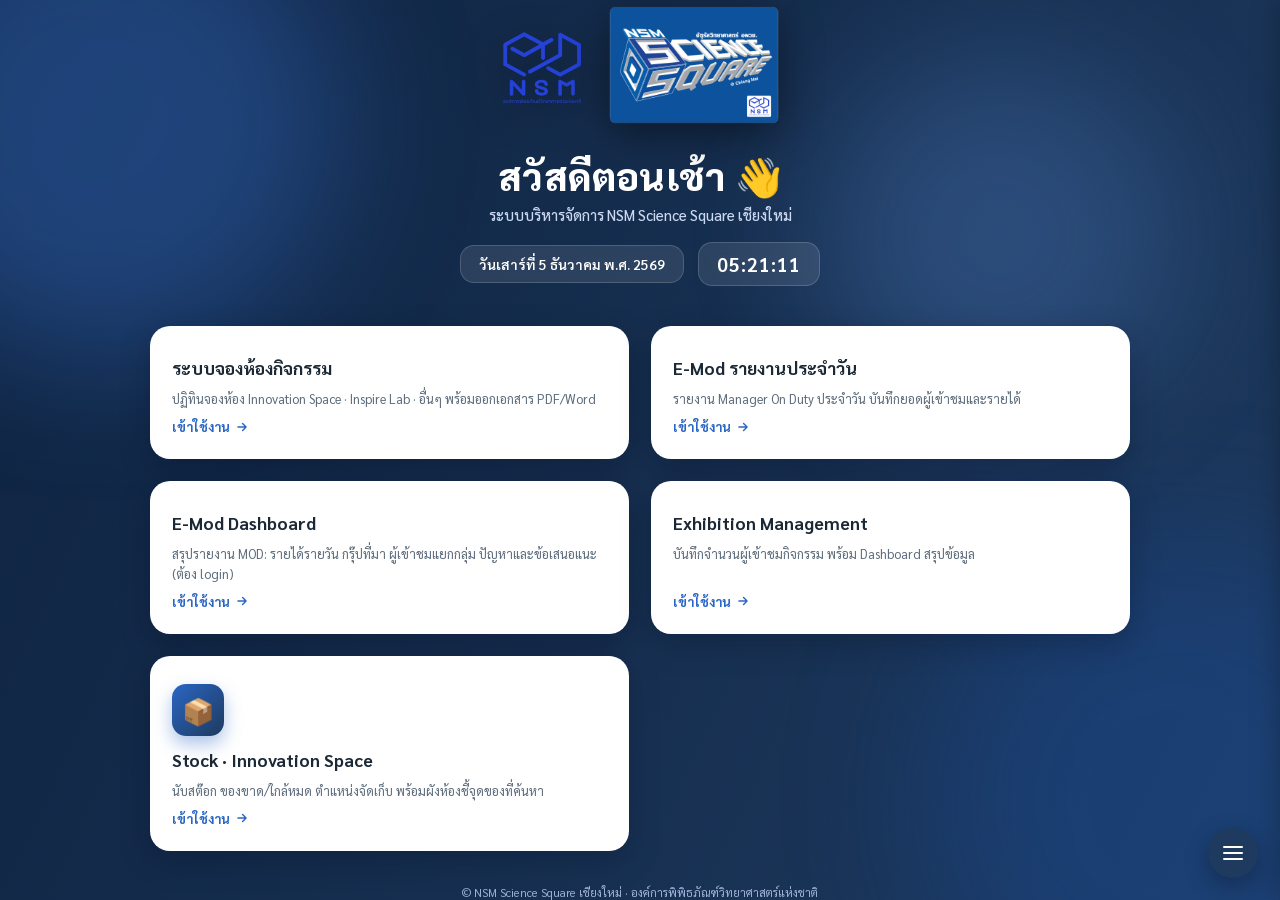
<file: index.html>
<!DOCTYPE html>
<html lang="th">
<head>
<meta charset="UTF-8">
<meta name="viewport" content="width=device-width, initial-scale=1.0">
<title>หน้าแรก | NSM Science Square เชียงใหม่</title>
<link rel="icon" href="LOGO/NSMSQCM.png">
<link rel="preconnect" href="https://fonts.googleapis.com">
<link rel="preconnect" href="https://fonts.gstatic.com" crossorigin>
<link href="https://fonts.googleapis.com/css2?family=Sarabun:wght@400;500;600;700;800&display=swap" rel="stylesheet">
<style>
  :root{
    --navy:#1E3A5F; --blue:#2A66C4; --blue-light:#4E8DEE; --ink:#1B2836; --ink-soft:#5C6B7B;
    --surface:#FFFFFF;
  }
  *{box-sizing:border-box;}
  html,body{margin:0;height:100%;}
  body{
    min-height:100vh; min-height:100dvh; font-family:'Sarabun',sans-serif; color:var(--ink);
    background:linear-gradient(115deg,#0E2340,#1E3A5F,#2A66C4,#163055,#0E2340);
    background-size:400% 400%;
    animation:flowGradient 16s ease infinite;
    display:flex; flex-direction:column; align-items:center; justify-content:center;
    overflow-x:hidden; position:relative; padding:32px 18px 26px;
  }
  @keyframes flowGradient{
    0%{background-position:0% 50%;}
    50%{background-position:100% 50%;}
    100%{background-position:0% 50%;}
  }

  /* ---------- ฉากหลัง: ทรงกลมเบลอลอยไปมาช้าๆ เสริมความรู้สึกคลื่นไหล ---------- */
  .bg-blob{position:fixed; border-radius:50%; filter:blur(70px); opacity:.35; pointer-events:none; z-index:0;}
  .bg-blob.b1{width:480px;height:480px; left:-140px; top:-120px; background:#3E7BE0; animation:drift1 22s ease-in-out infinite;}
  .bg-blob.b2{width:520px;height:520px; right:-160px; bottom:-160px; background:#1B4E9E; animation:drift2 26s ease-in-out infinite;}
  .bg-blob.b3{width:360px;height:360px; right:8%; top:6%; background:#6FA8FF; opacity:.22; animation:drift3 18s ease-in-out infinite;}
  @keyframes drift1{0%,100%{transform:translate(0,0) scale(1);} 50%{transform:translate(60px,40px) scale(1.08);}}
  @keyframes drift2{0%,100%{transform:translate(0,0) scale(1);} 50%{transform:translate(-50px,-35px) scale(1.06);}}
  @keyframes drift3{0%,100%{transform:translate(0,0);} 50%{transform:translate(-40px,30px);}}

  .stage{position:relative; z-index:1; display:flex; flex-direction:column; align-items:center; width:100%; max-width:980px;}

  /* ---------- โลโก้: ไม่มีพื้นหลังการ์ด ลอยอยู่บนพื้นหลังไหลตรงๆ ---------- */
  .logo-row{
    display:flex; align-items:center; justify-content:center; gap:26px;
    opacity:0; transform:translateY(-18px) scale(.94);
    animation:fadeDown .7s cubic-bezier(.22,1,.36,1) .1s forwards, floaty 5s ease-in-out 1s infinite;
  }
  .logo-row img{display:block; filter:drop-shadow(0 10px 22px rgba(0,0,0,.45));}
  .logo-emblem{height:78px; width:auto;}
  .logo-banner{height:118px; width:auto;}
  @keyframes fadeDown{to{opacity:1; transform:translateY(0) scale(1);}}
  @keyframes floaty{0%,100%{transform:translateY(0);} 50%{transform:translateY(-8px);}}
  @media (max-width:560px){
    .logo-row{gap:14px;}
    .logo-emblem{height:52px;}
    .logo-banner{height:80px;}
  }

  /* ---------- ทักทาย / วันเวลา ---------- */
  .greet-wrap{text-align:center; color:#fff; margin-top:26px; opacity:0; animation:fadeUp .7s cubic-bezier(.22,1,.36,1) .3s forwards;}
  .greeting{font-size:clamp(24px,4.2vw,38px); font-weight:800; margin:0; letter-spacing:.2px;}
  .greeting .wave{display:inline-block; animation:wave 2.4s ease-in-out .8s infinite;}
  @keyframes wave{0%,60%,100%{transform:rotate(0deg);} 10%{transform:rotate(16deg);} 20%{transform:rotate(-10deg);} 30%{transform:rotate(14deg);} 40%{transform:rotate(-4deg);}}
  .sub-line{margin-top:6px; font-size:14.5px; color:#CBD9F2; font-weight:500;}
  .date-time{
    margin-top:18px; display:flex; align-items:center; gap:14px; flex-wrap:wrap; justify-content:center;
  }
  .date-pill, .clock-pill{
    background:rgba(255,255,255,.1); border:1px solid rgba(255,255,255,.16); backdrop-filter:blur(6px);
    border-radius:14px; padding:9px 18px; font-weight:600; color:#fff; font-size:14px;
  }
  .clock-pill{font-variant-numeric:tabular-nums; font-size:19px; font-weight:700; letter-spacing:1px;}
  @keyframes fadeUp{to{opacity:1;}}

  /* ---------- ปุ่ม/การ์ดนำทาง 3 ปุ่ม ---------- */
  .nav-grid{
    display:grid; grid-template-columns:repeat(2,minmax(0,1fr)); gap:22px; width:100%;
    margin-top:40px;
  }
  .nav-card{
    position:relative; background:var(--surface); border-radius:20px; padding:28px 22px 24px;
    text-decoration:none; color:var(--ink); box-shadow:0 10px 30px rgba(6,16,36,.28);
    display:flex; flex-direction:column; gap:10px; overflow:hidden;
    opacity:0; transform:translateY(26px); animation:cardIn .65s cubic-bezier(.22,1,.36,1) forwards;
    transition:transform .25s ease, box-shadow .25s ease;
  }
  .nav-card:nth-child(1){animation-delay:.45s;}
  .nav-card:nth-child(2){animation-delay:.58s;}
  .nav-card:nth-child(3){animation-delay:.71s;}
  .nav-card:nth-child(4){animation-delay:.84s;}
  .nav-card:nth-child(5){animation-delay:.97s;}
  @keyframes cardIn{to{opacity:1; transform:translateY(0);}}
  .nav-card::before{
    content:""; position:absolute; inset:0; border-radius:20px; padding:2px;
    background:linear-gradient(135deg,var(--blue-light),transparent 60%);
    -webkit-mask:linear-gradient(#fff 0 0) content-box, linear-gradient(#fff 0 0);
    -webkit-mask-composite:xor; mask-composite:exclude; opacity:0; transition:opacity .25s ease;
  }
  a.nav-card:hover, a.nav-card:focus-visible{
    transform:translateY(-8px) scale(1.015); box-shadow:0 22px 44px rgba(6,16,36,.4);
  }
  a.nav-card:hover::before{opacity:1;}
  .nav-icon{
    width:52px; height:52px; border-radius:14px; display:flex; align-items:center; justify-content:center;
    font-size:26px; background:linear-gradient(135deg,var(--blue),var(--navy)); color:#fff;
    box-shadow:0 8px 18px rgba(42,102,196,.4);
    transition:transform .3s ease;
  }
  a.nav-card:hover .nav-icon{transform:rotate(-6deg) scale(1.06);}
  .nav-title{font-size:17.5px; font-weight:700; margin:2px 0 0;}
  .nav-desc{font-size:12.8px; color:var(--ink-soft); line-height:1.5; margin:0;}
  .nav-arrow{margin-top:auto; font-size:13px; font-weight:700; color:var(--blue); display:flex; align-items:center; gap:5px;}
  .nav-arrow svg{transition:transform .25s ease;}
  a.nav-card:hover .nav-arrow svg{transform:translateX(5px);}

  footer{position:relative; z-index:1; margin-top:34px; text-align:center; color:#9FB2D6; font-size:11.5px; opacity:0; animation:fadeUp .7s ease .9s forwards;}

  @media (max-width:820px){
    .nav-grid{grid-template-columns:1fr;}
  }
</style>
</head>
<body>

  <div class="bg-blob b1"></div>
  <div class="bg-blob b2"></div>
  <div class="bg-blob b3"></div>

  <div class="stage">
    <div class="logo-row">
      <img class="logo-emblem" src="LOGO/Thai_National_Science_Museum_logo_2.svg" alt="องค์การพิพิธภัณฑ์วิทยาศาสตร์แห่งชาติ">
      <img class="logo-banner" src="LOGO/NSMSQCM-transparent.png" alt="NSM Science Square เชียงใหม่">
    </div>

    <div class="greet-wrap">
      <h1 class="greeting"><span id="greetText">สวัสดี</span> <span class="wave">👋</span></h1>
      <div class="sub-line">ระบบบริหารจัดการ NSM Science Square เชียงใหม่</div>
      <div class="date-time">
        <div class="date-pill" id="dateLabel">-</div>
        <div class="clock-pill" id="clockLabel">--:--:--</div>
      </div>
    </div>

    <div class="nav-grid">
      <a class="nav-card" href="booking.html">
        <h2 class="nav-title">ระบบจองห้องกิจกรรม</h2>
        <p class="nav-desc">ปฏิทินจองห้อง Innovation Space · Inspire Lab · อื่นๆ พร้อมออกเอกสาร PDF/Word</p>
        <span class="nav-arrow">เข้าใช้งาน
          <svg width="14" height="14" viewBox="0 0 24 24" fill="none"><path d="M5 12h14M13 6l6 6-6 6" stroke="currentColor" stroke-width="2.4" stroke-linecap="round" stroke-linejoin="round"/></svg>
        </span>
      </a>

      <a class="nav-card" href="E-Mod.html">
        <h2 class="nav-title">E-Mod รายงานประจำวัน</h2>
        <p class="nav-desc">รายงาน Manager On Duty ประจำวัน บันทึกยอดผู้เข้าชมและรายได้</p>
        <span class="nav-arrow">เข้าใช้งาน
          <svg width="14" height="14" viewBox="0 0 24 24" fill="none"><path d="M5 12h14M13 6l6 6-6 6" stroke="currentColor" stroke-width="2.4" stroke-linecap="round" stroke-linejoin="round"/></svg>
        </span>
      </a>

      <a class="nav-card" href="E-Mod-Dashboard.html">
        <h2 class="nav-title">E-Mod Dashboard</h2>
        <p class="nav-desc">สรุปรายงาน MOD: รายได้รายวัน กรุ๊ปที่มา ผู้เข้าชมแยกกลุ่ม ปัญหาและข้อเสนอแนะ (ต้อง login)</p>
        <span class="nav-arrow">เข้าใช้งาน
          <svg width="14" height="14" viewBox="0 0 24 24" fill="none"><path d="M5 12h14M13 6l6 6-6 6" stroke="currentColor" stroke-width="2.4" stroke-linecap="round" stroke-linejoin="round"/></svg>
        </span>
      </a>

      <a class="nav-card" href="Exhibition/index.html">
        <h2 class="nav-title">Exhibition Management</h2>
        <p class="nav-desc">บันทึกจำนวนผู้เข้าชมกิจกรรม พร้อม Dashboard สรุปข้อมูล</p>
        <span class="nav-arrow">เข้าใช้งาน
          <svg width="14" height="14" viewBox="0 0 24 24" fill="none"><path d="M5 12h14M13 6l6 6-6 6" stroke="currentColor" stroke-width="2.4" stroke-linecap="round" stroke-linejoin="round"/></svg>
        </span>
      </a>

      <a class="nav-card" href="Stock_InnovationSpace/index.html">
        <div class="nav-icon">📦</div>
        <h2 class="nav-title">Stock · Innovation Space</h2>
        <p class="nav-desc">นับสต๊อก ของขาด/ใกล้หมด ตำแหน่งจัดเก็บ พร้อมผังห้องชี้จุดของที่ค้นหา</p>
        <span class="nav-arrow">เข้าใช้งาน
          <svg width="14" height="14" viewBox="0 0 24 24" fill="none"><path d="M5 12h14M13 6l6 6-6 6" stroke="currentColor" stroke-width="2.4" stroke-linecap="round" stroke-linejoin="round"/></svg>
        </span>
      </a>
    </div>
  </div>

  <footer>© NSM Science Square เชียงใหม่ · องค์การพิพิธภัณฑ์วิทยาศาสตร์แห่งชาติ</footer>

<script>
  const WEEKDAYS_TH = ['วันอาทิตย์','วันจันทร์','วันอังคาร','วันพุธ','วันพฤหัสบดี','วันศุกร์','วันเสาร์'];
  const MONTHS_TH = ['มกราคม','กุมภาพันธ์','มีนาคม','เมษายน','พฤษภาคม','มิถุนายน','กรกฎาคม','สิงหาคม','กันยายน','ตุลาคม','พฤศจิกายน','ธันวาคม'];
  function pad(n){ return String(n).padStart(2,'0'); }
  function tick(){
    const now = new Date();
    const h = now.getHours();
    const greet = h < 11 ? 'สวัสดีตอนเช้า' : h < 15 ? 'สวัสดีตอนบ่าย' : h < 19 ? 'สวัสดีตอนเย็น' : 'สวัสดีตอนดึก';
    document.getElementById('greetText').textContent = greet;
    document.getElementById('dateLabel').textContent =
      `${WEEKDAYS_TH[now.getDay()]}ที่ ${now.getDate()} ${MONTHS_TH[now.getMonth()]} พ.ศ. ${now.getFullYear()+543}`;
    document.getElementById('clockLabel').textContent = `${pad(now.getHours())}:${pad(now.getMinutes())}:${pad(now.getSeconds())}`;
  }
  tick();
  setInterval(tick, 1000);
</script>
<script>window.NSM_NAV_BASE = '';</script>
<script src="nav-drawer.js"></script>
</body>
</html>
</file>
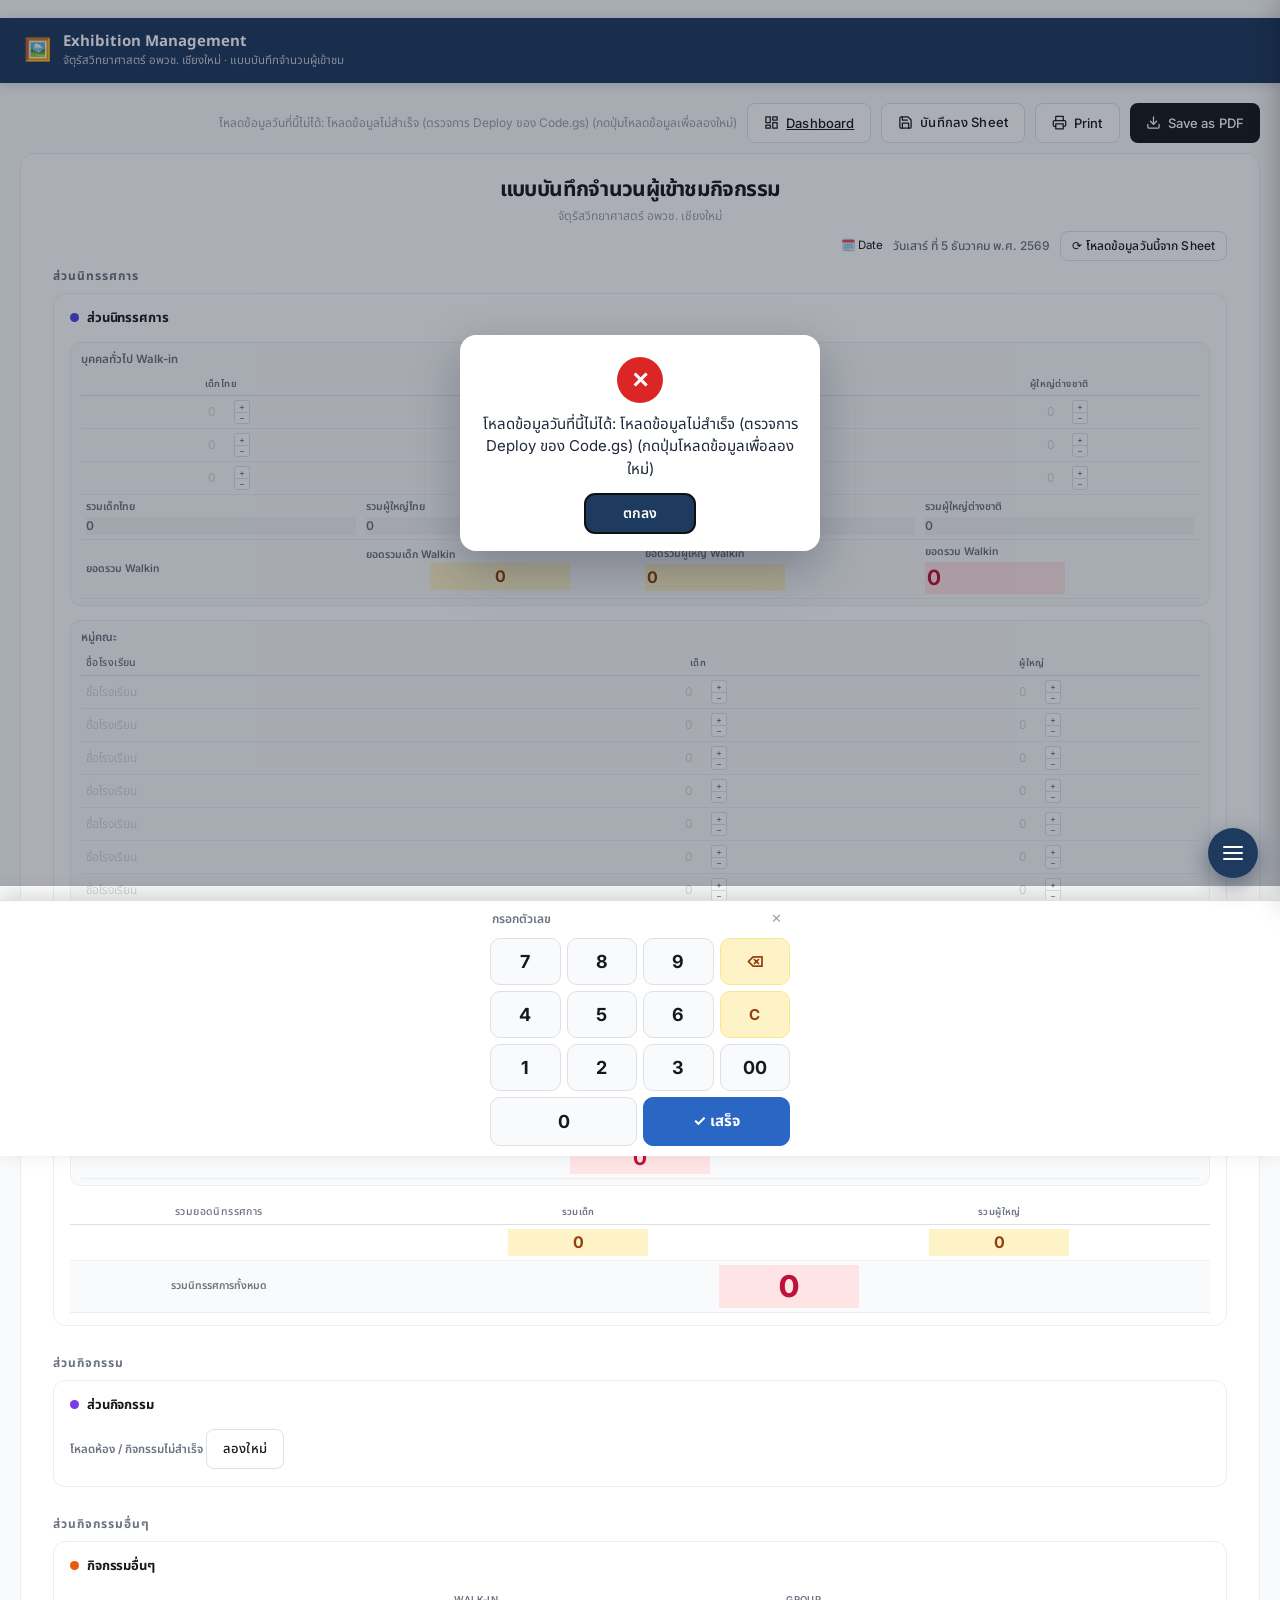
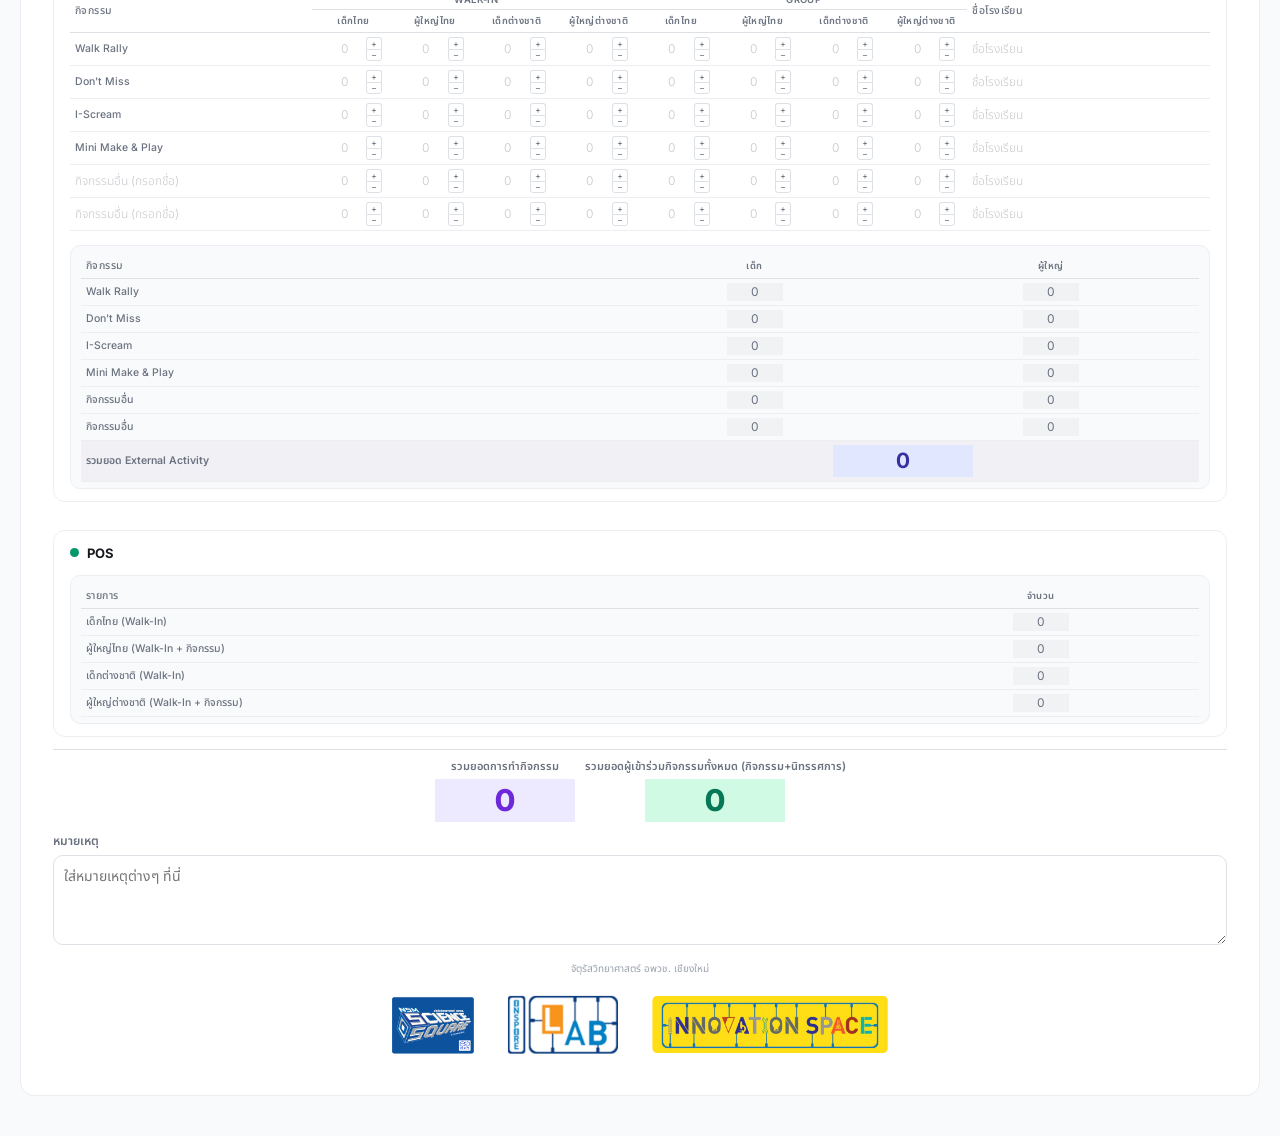
<file: Exhibition/index.html>
<!doctype html>
<html lang="th">
  <head>
    <meta charset="UTF-8" />
    <meta name="viewport" content="width=device-width, initial-scale=1" />
    <title>แบบบันทึกจำนวนผู้เข้าชมกิจกรรม จัตุรัสวิทยาศาสตร์ อพวช.เชียงใหม่</title>
    <link rel="preconnect" href="https://fonts.googleapis.com" />
    <link rel="preconnect" href="https://fonts.gstatic.com" crossorigin />
    <link
      href="https://fonts.googleapis.com/css2?family=Inter:wght@400;500;600;700;800&family=Noto+Sans+Thai:wght@400;500;600;700&display=swap"
      rel="stylesheet"
    />
    <link rel="stylesheet" href="css/base.css" />
    <link rel="stylesheet" href="css/form.css" />
  </head>
  <body>
    <div class="nsm-exhead">
      <span class="ic">🖼️</span>
      <div>
        <div class="ti">Exhibition Management</div>
        <div class="su">จัตุรัสวิทยาศาสตร์ อพวช. เชียงใหม่ · แบบบันทึกจำนวนผู้เข้าชม</div>
      </div>
    </div>
    <div class="toolbar">
      <span id="sheetStatus"></span>
      <a class="btn btn-secondary" href="dashboard.html" target="_blank" rel="noopener">
        <svg viewBox="0 0 24 24" fill="none" stroke="currentColor" stroke-width="2" stroke-linecap="round" stroke-linejoin="round">
          <rect x="3" y="3" width="7" height="9"></rect>
          <rect x="14" y="3" width="7" height="5"></rect>
          <rect x="14" y="12" width="7" height="9"></rect>
          <rect x="3" y="16" width="7" height="5"></rect>
        </svg>
        Dashboard
      </a>
      <button class="btn btn-secondary" id="saveBtn" type="button">
        <svg viewBox="0 0 24 24" fill="none" stroke="currentColor" stroke-width="2" stroke-linecap="round" stroke-linejoin="round">
          <path d="M19 21H5a2 2 0 0 1-2-2V5a2 2 0 0 1 2-2h11l5 5v11a2 2 0 0 1-2 2Z"></path>
          <polyline points="17 21 17 13 7 13 7 21"></polyline>
          <polyline points="7 3 7 8 15 8"></polyline>
        </svg>
        บันทึกลง Sheet
      </button>
      <button class="btn btn-secondary" type="button" onclick="window.print()">
        <svg viewBox="0 0 24 24" fill="none" stroke="currentColor" stroke-width="2" stroke-linecap="round" stroke-linejoin="round">
          <polyline points="6 9 6 2 18 2 18 9"></polyline>
          <path d="M6 18H4a2 2 0 0 1-2-2v-5a2 2 0 0 1 2-2h16a2 2 0 0 1 2 2v5a2 2 0 0 1-2 2h-2"></path>
          <rect x="6" y="14" width="12" height="8"></rect>
        </svg>
        Print
      </button>
      <button class="btn btn-primary" type="button" onclick="window.print()">
        <svg viewBox="0 0 24 24" fill="none" stroke="currentColor" stroke-width="2" stroke-linecap="round" stroke-linejoin="round">
          <path d="M21 15v4a2 2 0 0 1-2 2H5a2 2 0 0 1-2-2v-4"></path>
          <polyline points="7 10 12 15 17 10"></polyline>
          <line x1="12" y1="15" x2="12" y2="3"></line>
        </svg>
        Save as PDF
      </button>
    </div>

    <div class="sheet">
      <h1 class="page-title">แบบบันทึกจำนวนผู้เข้าชมกิจกรรม</h1>
      <p class="subtitle">จัตุรัสวิทยาศาสตร์ อพวช. เชียงใหม่</p>

      <div class="date-row">
        <label class="calendar-btn">
          🗓️ Date
          <input type="date" id="visitDate" />
        </label>
        <span id="thaiDate"></span>
        <button class="btn btn-secondary btn-load" id="loadDayBtn" type="button" title="ดึงข้อมูลที่บันทึกไว้ของวันที่เลือกจาก Sheet">⟳ โหลดข้อมูลวันนี้จาก Sheet</button>
      </div>

      <div class="columns">
        <!-- ================= LEFT: นิทรรศการ ================= -->
        <div>
          <p class="col-title">ส่วนนิทรรศการ</p>
          <div class="bento bento-exhibit">
            <div class="bento-head"><span class="dot"></span><span class="t">ส่วนนิทรรศการ</span></div>

            <div class="block sub-card-walkin">
              <p class="block-label">บุคคลทั่วไป Walk-in</p>
              <table>
                <thead>
                  <tr>
                    <th>เด็กไทย</th>
                    <th>ผู้ใหญ่ไทย</th>
                    <th>เด็กต่างชาติ</th>
                    <th>ผู้ใหญ่ต่างชาติ</th>
                  </tr>
                </thead>
                <!-- rows built by js/form-render.js -->
                <tbody id="walkin-rows"></tbody>
                <tbody>
                  <tr class="total">
                    <td class="rowlabel">รวมเด็กไทย<br /><input type="text" id="walkin_child_th_total" class="tag-gray" readonly placeholder="0" /></td>
                    <td class="rowlabel">รวมผู้ใหญ่ไทย<br /><input type="text" id="walkin_adult_th_total" class="tag-gray" readonly placeholder="0" /></td>
                    <td class="rowlabel">รวมเด็กต่างชาติ<br /><input type="text" id="walkin_child_intl_total" class="tag-gray" readonly placeholder="0" /></td>
                    <td class="rowlabel">รวมผู้ใหญ่ต่างชาติ<br /><input type="text" id="walkin_adult_intl_total" class="tag-gray" readonly placeholder="0" /></td>
                  </tr>
                  <tr class="total">
                    <td class="rowlabel">ยอดรวม Walkin</td>
                    <td class="rowlabel">ยอดรวมเด็ก Walkin<br /><input type="text" id="walkin_child_grand_total" class="val-md tag-yellow" readonly placeholder="0" style="text-align:center; margin:0 auto; display:block;" /></td>
                    <td class="rowlabel">ยอดรวมผู้ใหญ่ Walkin<br /><input type="text" id="walkin_adult_grand_total" class="val-md tag-yellow" readonly placeholder="0" /></td>
                    <td class="rowlabel" colspan="2">ยอดรวม Walkin<br /><input type="text" id="walkin_grand_total" class="val-lg tag-orange" readonly placeholder="0" /></td>
                  </tr>
                </tbody>
              </table>
            </div>

            <div class="block sub-card-group">
              <p class="block-label">หมู่คณะ</p>
              <table>
                <thead>
                  <tr>
                    <th class="rowlabel">ชื่อโรงเรียน</th>
                    <th>เด็ก</th>
                    <th>ผู้ใหญ่</th>
                  </tr>
                </thead>
                <tbody id="group-rows"></tbody>
                <tbody>
                  <tr class="total">
                    <td class="rowlabel" style="text-align:center;">รวมยอด</td>
                    <td><input type="text" id="group_child_total" class="tag-gray" placeholder="0" readonly style="text-align:center;" /></td>
                    <td><input type="text" id="group_adult_total" class="tag-gray" placeholder="0" readonly style="text-align:center;" /></td>
                  </tr>
                  <tr class="total">
                    <td class="rowlabel" style="text-align:center;">ยอดรวมหมู่คณะ</td>
                    <td class="rowlabel" style="text-align:center;">ยอดรวมเด็กหมู่คณะ<br /><input type="text" id="group_child_grand_total" class="val-md tag-yellow" readonly placeholder="0" style="text-align:center;" /></td>
                    <td class="rowlabel" style="text-align:center;">ยอดรวมผู้ใหญ่หมู่คณะ<br /><input type="text" id="group_adult_grand_total" class="val-md tag-yellow" readonly placeholder="0" style="text-align:center;" /></td>
                  </tr>
                  <tr class="total">
                    <td class="rowlabel" colspan="3" style="text-align:center;">ยอดรวม Group<br /><input type="text" id="group_grand_total" class="val-lg tag-orange" readonly placeholder="0" style="width:100%; text-align:center;" /></td>
                  </tr>
                </tbody>
              </table>
            </div>

            <div class="block">
              <table>
                <thead>
                  <tr>
                    <th class="rowlabel" style="text-align:center;">รวมยอดนิทรรศการ</th>
                    <th>รวมเด็ก</th>
                    <th>รวมผู้ใหญ่</th>
                  </tr>
                </thead>
                <tbody>
                  <tr>
                    <td></td>
                    <td><input type="text" id="exhibition_total_child" class="val-md tag-yellow" readonly style="text-align:center;" /></td>
                    <td><input type="text" id="exhibition_total_adult" class="val-md tag-yellow" readonly style="text-align:center;" /></td>
                  </tr>
                  <tr class="total">
                    <td class="rowlabel" style="text-align:center;">รวมนิทรรศการทั้งหมด</td>
                    <td colspan="2"><input type="text" id="exhibition_grand_total" class="val-xl tag-orange" readonly style="text-align:center; margin:0 auto; display:block;" /></td>
                  </tr>
                </tbody>
              </table>
            </div>
          </div>
        </div>

        <!-- ================= MIDDLE: กิจกรรม (one block per room in the Rooms tab) ================= -->
        <div>
          <p class="col-title">ส่วนกิจกรรม</p>
          <div class="bento bento-activity">
            <div class="bento-head"><span class="dot"></span><span class="t">ส่วนกิจกรรม</span></div>
            <div id="rooms">
              <p class="block-label" id="roomsLoading">กำลังโหลดรายชื่อห้อง / กิจกรรมจาก Sheet...</p>
            </div>
          </div>
        </div>

        <!-- ================= กิจกรรมอื่นๆ (External Activity: Walk Rally / Mini Make and Play / Don't Miss / อื่นๆ) ================= -->
        <div class="col-external">
          <p class="col-title">ส่วนกิจกรรมอื่นๆ</p>
          <div class="bento bento-external">
            <div class="bento-head"><span class="dot"></span><span class="t">กิจกรรมอื่นๆ</span></div>
            <!-- ตารางเต็ม (เหมือน E-Mod) วาดจาก js/form-render.js: renderExternal() — ตอนพิมพ์ซ่อน ใช้ตารางสรุปด้านล่างแทน -->
            <div class="block ext-detail" id="external-detail"></div>
            <div class="block pos-col-activity" id="external-summary"></div>
          </div>
        </div>

        <!-- ================= POS + สรุปยอด + หมายเหตุ ================= -->
        <div class="col-side">
          <div class="bento bento-pos">
            <div class="bento-head"><span class="dot"></span><span class="t">POS</span></div>
            <div class="block pos-col-summary">
              <table>
                <thead>
                  <tr>
                    <th class="rowlabel">รายการ</th>
                    <th>จำนวน</th>
                  </tr>
                </thead>
                <tbody>
                  <tr>
                    <td class="rowlabel">เด็กไทย (Walk-In)</td>
                    <td><input type="text" id="pos_child_th" class="tag-gray" placeholder="0" readonly /></td>
                  </tr>
                  <tr>
                    <td class="rowlabel">ผู้ใหญ่ไทย (Walk-In + กิจกรรม)</td>
                    <td><input type="text" id="pos_adult_th" class="tag-gray" placeholder="0" readonly /></td>
                  </tr>
                  <tr>
                    <td class="rowlabel">เด็กต่างชาติ (Walk-In)</td>
                    <td><input type="text" id="pos_child_intl" class="tag-gray" placeholder="0" readonly /></td>
                  </tr>
                  <tr>
                    <td class="rowlabel">ผู้ใหญ่ต่างชาติ (Walk-In + กิจกรรม)</td>
                    <td><input type="text" id="pos_adult_intl" class="tag-gray" placeholder="0" readonly /></td>
                  </tr>
                </tbody>
              </table>
            </div>
          </div>

          <div class="summary" style="display:flex; justify-content:center; flex-wrap:wrap; gap:10px; align-items:flex-start;">
            <div class="stat">
              <div class="lbl">รวมยอดการทำกิจกรรม</div>
              <input type="text" id="summary_activity_total" class="val-xl tag-purple" readonly placeholder="0" />
            </div>
            <div class="stat">
              <div class="lbl">รวมยอดผู้เข้าร่วมกิจกรรมทั้งหมด (กิจกรรม+นิทรรศการ)</div>
              <input type="text" id="summary_AllDay_participants" class="val-xl tag-green" readonly placeholder="0" />
            </div>
          </div>

          <div class="stat notes-block">
            <div class="lbl">หมายเหตุ</div>
            <textarea id="notes" placeholder="ใส่หมายเหตุต่างๆ ที่นี่"></textarea>
          </div>
        </div>
      </div>

      <footer>จัตุรัสวิทยาศาสตร์ อพวช. เชียงใหม่</footer>

      <div class="logos">
        <img src="./Logo/NSMLOGO.png" alt="Logo 1" />
        <img src="./Logo/InspireLAB.png" alt="Logo 2" />
        <img src="./Logo/Innovationspace.png" alt="Logo 3" />
      </div>
    </div>

    <!-- ============ Numpad กดตัวเลข (แทนคีย์บอร์ดเครื่อง ใช้แบบเดียวกันทั้ง Browser/มือถือ) ============ -->
    <div id="numpadBar" class="numpad-bar">
      <div class="numpad-head">
        <span id="numpadLabel">กรอกตัวเลข</span>
        <button type="button" id="numpadCloseX" class="numpad-x">✕</button>
      </div>
      <div class="numpad-grid">
        <button type="button" class="numpad-btn" data-k="7">7</button>
        <button type="button" class="numpad-btn" data-k="8">8</button>
        <button type="button" class="numpad-btn" data-k="9">9</button>
        <button type="button" class="numpad-btn numpad-action" data-k="back">⌫</button>
        <button type="button" class="numpad-btn" data-k="4">4</button>
        <button type="button" class="numpad-btn" data-k="5">5</button>
        <button type="button" class="numpad-btn" data-k="6">6</button>
        <button type="button" class="numpad-btn numpad-action" data-k="clear">C</button>
        <button type="button" class="numpad-btn" data-k="1">1</button>
        <button type="button" class="numpad-btn" data-k="2">2</button>
        <button type="button" class="numpad-btn" data-k="3">3</button>
        <button type="button" class="numpad-btn" data-k="00">00</button>
        <button type="button" class="numpad-btn numpad-wide" data-k="0">0</button>
        <button type="button" class="numpad-btn numpad-done numpad-wide" data-k="done">✓ เสร็จ</button>
      </div>
    </div>

    <script src="../notify-popup.js"></script>
    <script src="js/config.js"></script>
    <script src="js/api.js"></script>
    <script src="js/form-render.js"></script>
    <script src="js/form-calc.js"></script>
    <script src="js/numpad.js"></script>
    <script src="js/form.js"></script>
    <script>window.NSM_NAV_BASE = '../';</script>
    <script src="../nav-drawer.js"></script>
  </body>
</html>
</file>
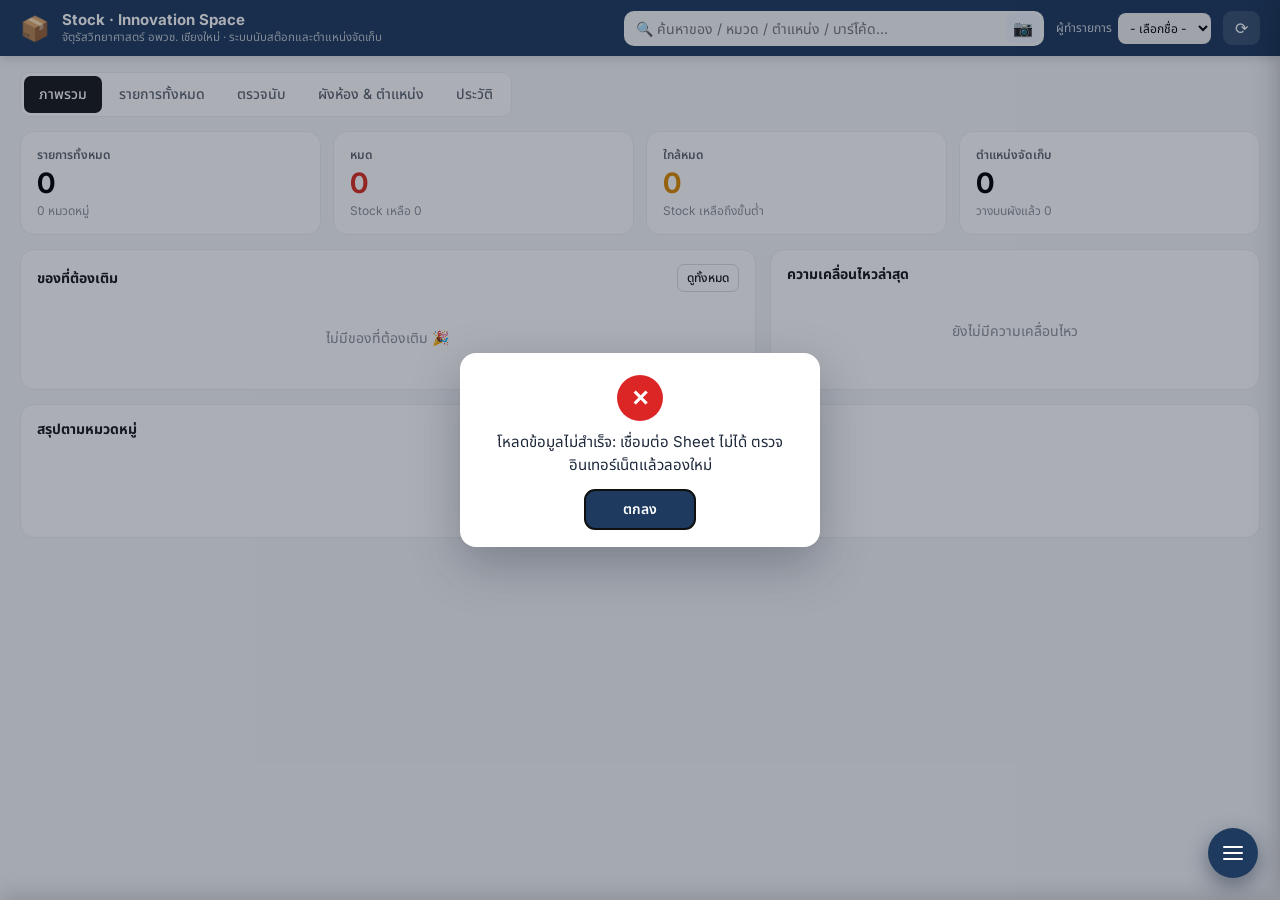
<file: Stock_InnovationSpace/index.html>
<!doctype html>
<html lang="th">
  <head>
    <meta charset="UTF-8" />
    <meta name="viewport" content="width=device-width, initial-scale=1" />
    <title>Stock Innovation Space</title>
    <link rel="icon" href="../LOGO/NSMSQCM.png" />
    <link rel="preconnect" href="https://fonts.googleapis.com" />
    <link rel="preconnect" href="https://fonts.gstatic.com" crossorigin />
    <link
      href="https://fonts.googleapis.com/css2?family=Inter:wght@400;500;600;700&family=Noto+Sans+Thai:wght@400;500;600;700&display=swap"
      rel="stylesheet"
    />
    <link rel="stylesheet" href="css/stock.css" />
  </head>
  <body>
    <header class="head">
      <span class="ic">📦</span>
      <div class="head-title">
        <div class="ti">Stock · Innovation Space</div>
        <div class="su">จัตุรัสวิทยาศาสตร์ อพวช. เชียงใหม่ · ระบบนับสต๊อกและตำแหน่งจัดเก็บ</div>
      </div>
      <div class="search-box">
        <input id="globalSearch" type="search" placeholder="🔍 ค้นหาของ / หมวด / ตำแหน่ง / บาร์โค้ด..." autocomplete="off" aria-label="ค้นหา" />
        <button class="scan-btn" id="scanSearchBtn" type="button" title="สแกนบาร์โค้ดด้วยกล้อง" aria-label="สแกนบาร์โค้ด">📷</button>
        <div id="searchResults" class="search-results" hidden></div>
      </div>
      <label class="user-pick">
        ผู้ทำรายการ
        <select id="userSelect"></select>
      </label>
      <button class="btn btn-ghost" id="refreshBtn" type="button" title="โหลดข้อมูลล่าสุดจาก Sheet">⟳</button>
    </header>

    <main class="wrap">
      <nav class="tabs" id="viewTabs">
        <button class="tab" data-view="overview">ภาพรวม</button>
        <button class="tab" data-view="items">รายการทั้งหมด</button>
        <button class="tab" data-view="count">ตรวจนับ</button>
        <button class="tab" data-view="plan">ผังห้อง &amp; ตำแหน่ง</button>
        <button class="tab" data-view="log">ประวัติ</button>
      </nav>

      <!-- ===== ภาพรวม ===== -->
      <section class="view" id="view-overview">
        <div class="kpis" id="kpis"></div>
        <div class="grid-2">
          <div class="card">
            <div class="card-head">
              <span class="t">ของที่ต้องเติม <span class="n" id="needCount"></span></span>
              <button class="btn btn-small" data-goto="items" data-status="low">ดูทั้งหมด</button>
            </div>
            <div class="table-scroll" id="needTable"></div>
          </div>
          <div class="card">
            <div class="card-head"><span class="t">ความเคลื่อนไหวล่าสุด</span></div>
            <div id="recentLog"></div>
          </div>
        </div>
        <div class="card">
          <div class="card-head"><span class="t">สรุปตามหมวดหมู่</span></div>
          <div class="table-scroll" id="catTable"></div>
        </div>
      </section>

      <!-- ===== รายการทั้งหมด ===== -->
      <section class="view" id="view-items" hidden>
        <div class="filters">
          <input id="fText" type="search" placeholder="ค้นหาในรายการ..." />
          <select id="fCategory"></select>
          <select id="fLocation"></select>
          <select id="fStatus">
            <option value="">ทุกสถานะ</option>
            <option value="low">ต้องเติม (ใกล้หมด + หมด)</option>
            <option value="out">หมด</option>
            <option value="ok">ปกติ</option>
          </select>
          <button class="btn btn-primary" id="addItemBtn" type="button">＋ เพิ่มของ</button>
        </div>
        <div class="card">
          <div class="card-head"><span class="t">รายการของ <span class="n" id="itemsCount"></span></span></div>
          <div class="table-scroll" id="itemsTable"></div>
        </div>
      </section>

      <!-- ===== ตรวจนับ ===== -->
      <section class="view" id="view-count" hidden>
        <div class="card">
          <div class="card-head">
            <span class="t">ตรวจนับสต๊อก</span>
            <span class="hint">กรอกจำนวนที่นับได้จริง เฉพาะช่องที่กรอกจะถูกบันทึก (ช่องว่าง = ยังไม่ได้นับ)</span>
          </div>
          <div class="filters">
            <select id="cLocation"></select>
            <input id="cText" type="search" placeholder="ค้นหา / ยิงบาร์โค้ด..." />
            <button class="btn" id="countScanBtn" type="button">📷 สแกนเพื่อนับ</button>
            <button class="btn" id="countFillBtn" type="button" title="ใส่จำนวนในระบบลงทุกช่องที่ยังว่าง">เติมตามระบบ</button>
            <button class="btn" id="countClearBtn" type="button">ล้างที่กรอก</button>
            <button class="btn btn-primary" id="countSaveBtn" type="button">บันทึกผลนับ</button>
          </div>
          <div class="table-scroll" id="countTable"></div>
        </div>
      </section>

      <!-- ===== ผังห้อง & ตำแหน่ง ===== -->
      <section class="view" id="view-plan" hidden>
        <div class="plan-layout">
          <div class="card plan-card">
            <div class="card-head">
              <span class="t">ผังห้อง Innovation Space</span>
              <span class="hint" id="planHint">คลิกจุดเพื่อดูของในตำแหน่งนั้น</span>
            </div>
            <div id="placeBanner" class="place-banner" hidden></div>
            <div class="plan-wrap">
            <div class="plan-zoom" id="planZoom">
              <button type="button" data-zoom="out" aria-label="ซูมออก">−</button>
              <span class="lvl" id="planZoomLvl">100%</span>
              <button type="button" data-zoom="in" aria-label="ซูมเข้า">+</button>
              <button type="button" data-zoom="reset" aria-label="ขนาดพอดี" title="ขนาดพอดี">⤢</button>
            </div>
            <div class="plan-viewport" id="planViewport">
            <div class="plan" id="plan">
              <img id="planImg" alt="ผังห้อง Innovation Space" />
              <div class="plan-empty" id="planEmpty" hidden>
                <b>ยังไม่มีไฟล์ผังห้อง</b><br />
                วางรูปชื่อ <code>plan.png</code> ในโฟลเดอร์ Stock_InnovationSpace<br />
                (ระหว่างนี้วางจุดตำแหน่งบนตารางนี้ไปก่อนได้ จุดจะอยู่ที่เดิมเมื่อใส่รูปจริง ถ้าสัดส่วนรูปใกล้เคียงกัน)
              </div>
              <div id="planMarkers"></div>
              <div class="marker ghost" id="planGhost" hidden><span class="dot"></span><span class="tag">ตำแหน่งใหม่</span></div>
            </div>
            </div>
            </div>
            <div id="focusCard"></div>
          </div>
          <div class="side">
            <div class="card">
              <div class="card-head">
                <span class="t">ตำแหน่งจัดเก็บ <span class="n" id="locCount"></span></span>
                <button class="btn btn-primary btn-small" id="addLocBtn" type="button">＋ เพิ่มตำแหน่ง</button>
              </div>
              <div class="table-scroll" id="locTable"></div>
            </div>
            <div class="card" id="locDetail" hidden></div>
          </div>
        </div>
      </section>

      <!-- ===== ประวัติ ===== -->
      <section class="view" id="view-log" hidden>
        <div class="filters">
          <input id="lText" type="search" placeholder="ค้นหาชื่อของ / ผู้ทำรายการ / หมายเหตุ..." />
          <select id="lAction">
            <option value="">ทุกประเภท</option>
            <option>เพิ่มใหม่</option>
            <option>แก้ไข</option>
            <option>รับเข้า</option>
            <option>เบิกออก</option>
            <option>ตรวจนับ</option>
            <option value="ย้ายไป Standby">ดึงออกไป Ready</option>
            <option value="ย้ายไป Stock">คืนเข้า Stock</option>
            <option>ย้ายตำแหน่ง</option>
            <option>ลบ</option>
          </select>
        </div>
        <div class="card">
          <div class="card-head"><span class="t">ประวัติการเปลี่ยนแปลง <span class="n">(ล่าสุด 300 รายการ)</span></span></div>
          <div class="table-scroll" id="logTable"></div>
        </div>
      </section>
    </main>

    <!-- ===== Modal (ฟอร์มเพิ่ม/แก้ไข) ===== -->
    <div class="modal" id="modal" hidden>
      <form class="modal-card" id="modalForm" autocomplete="off">
        <div class="modal-head">
          <h2 id="modalTitle"></h2>
          <button type="button" class="x" data-close aria-label="ปิด">✕</button>
        </div>
        <div class="modal-body" id="modalBody"></div>
        <div class="modal-foot">
          <button type="button" class="btn" data-close>ยกเลิก</button>
          <button type="submit" class="btn btn-primary" id="modalSubmit">บันทึก</button>
        </div>
      </form>
    </div>

    <!-- ===== Numpad (ช่องตัวเลขทุกช่อง) ===== -->
    <div id="numpadBar" class="numpad-bar">
      <div class="numpad-head">
        <span id="numpadLabel">กรอกตัวเลข</span>
        <button type="button" id="numpadCloseX" class="numpad-x" aria-label="ปิด">✕</button>
      </div>
      <div class="numpad-grid">
        <button type="button" class="numpad-btn" data-k="7">7</button>
        <button type="button" class="numpad-btn" data-k="8">8</button>
        <button type="button" class="numpad-btn" data-k="9">9</button>
        <button type="button" class="numpad-btn numpad-action" data-k="back">⌫</button>
        <button type="button" class="numpad-btn" data-k="4">4</button>
        <button type="button" class="numpad-btn" data-k="5">5</button>
        <button type="button" class="numpad-btn" data-k="6">6</button>
        <button type="button" class="numpad-btn numpad-action" data-k="clear">C</button>
        <button type="button" class="numpad-btn" data-k="1">1</button>
        <button type="button" class="numpad-btn" data-k="2">2</button>
        <button type="button" class="numpad-btn" data-k="3">3</button>
        <button type="button" class="numpad-btn" data-k=".">.</button>
        <button type="button" class="numpad-btn numpad-wide" data-k="0">0</button>
        <button type="button" class="numpad-btn numpad-done numpad-wide" data-k="done">✓ เสร็จ</button>
      </div>
    </div>

    <script src="../notify-popup.js"></script>
    <script src="js/config.js"></script>
    <script src="js/api.js"></script>
    <script src="js/app.js"></script>
    <script src="js/views.js"></script>
    <script src="js/plan.js"></script>
    <script src="js/scanner.js"></script>
    <script src="js/numpad.js"></script>
    <script src="js/main.js"></script>
    <script>window.NSM_NAV_BASE = "../";</script>
    <script src="../nav-drawer.js"></script>
  </body>
</html>
</file>
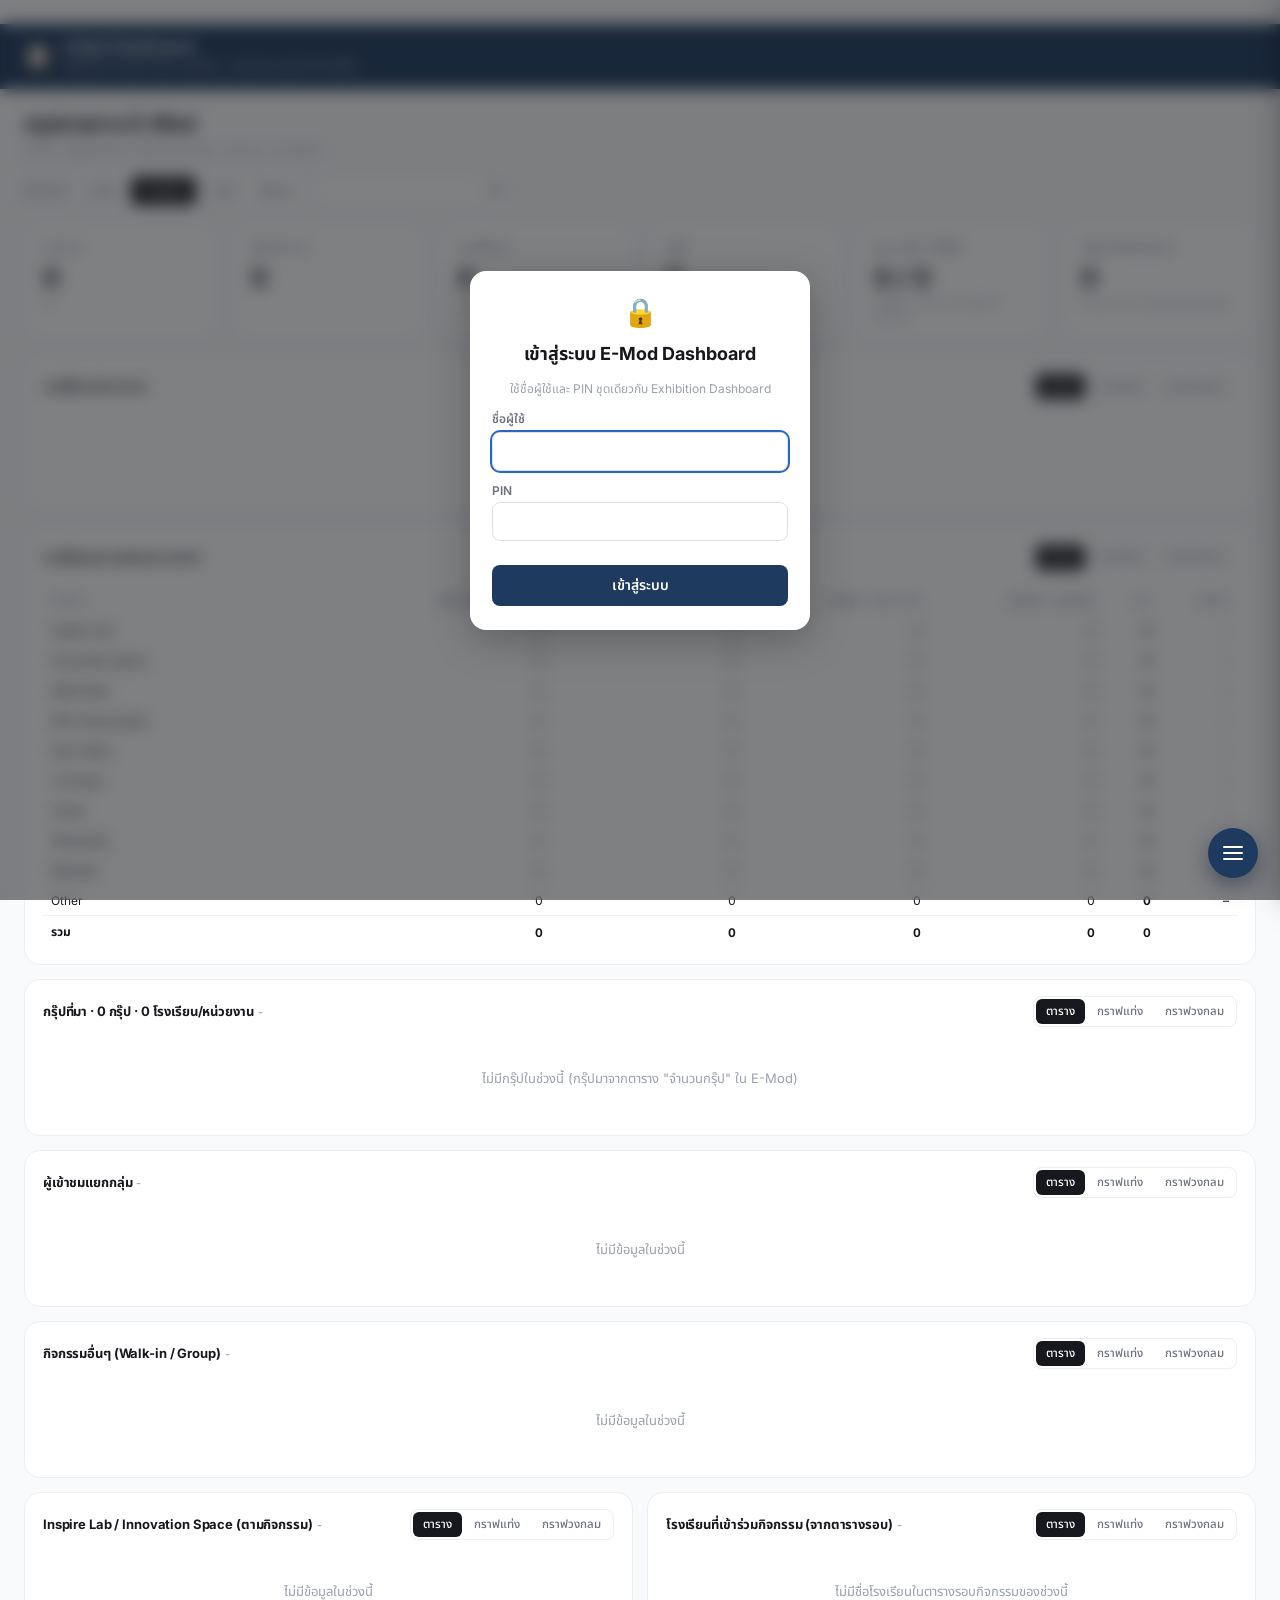
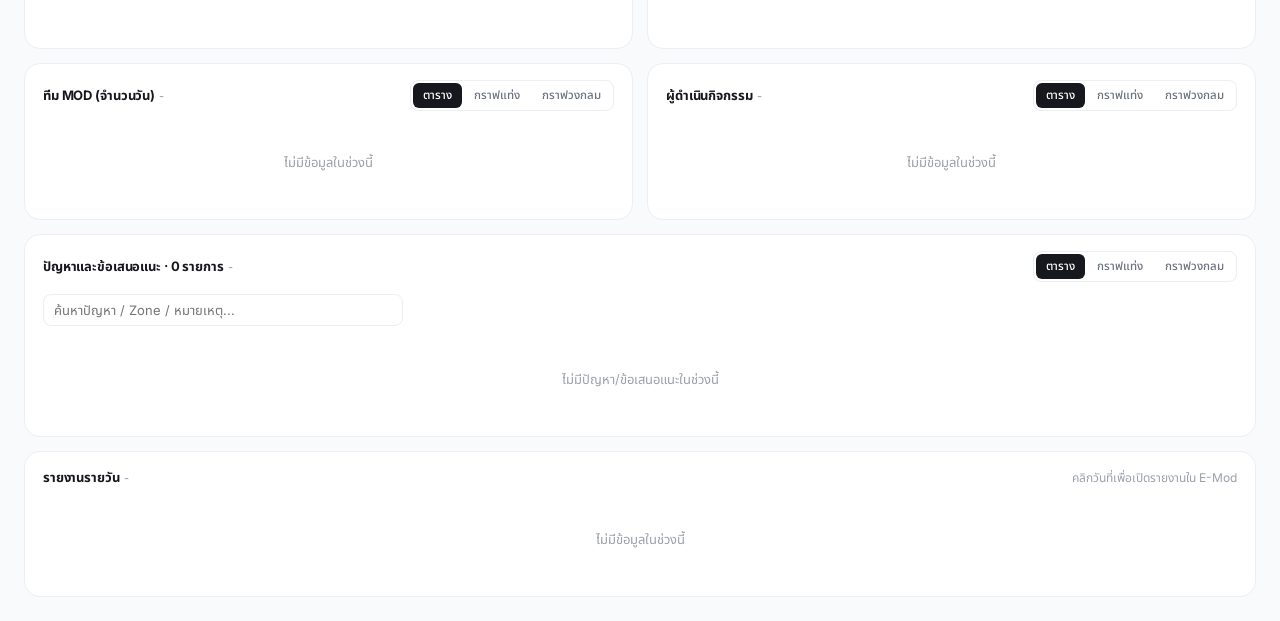
<file: E-Mod-Dashboard.html>
<!doctype html>
<html lang="th">
  <head>
    <meta charset="UTF-8" />
    <meta name="viewport" content="width=device-width, initial-scale=1" />
    <title>E-Mod Dashboard</title>
    <link rel="icon" href="LOGO/NSMSQCM.png" />
    <link rel="preconnect" href="https://fonts.googleapis.com" />
    <link rel="preconnect" href="https://fonts.gstatic.com" crossorigin />
    <link href="https://fonts.googleapis.com/css2?family=Inter:wght@400;500;600;700;800&family=Noto+Sans+Thai:wght@400;500;600;700&display=swap" rel="stylesheet" />
    <link rel="stylesheet" href="Exhibition/css/base.css" />
    <link rel="stylesheet" href="Exhibition/css/dashboard.css" />
    <style>
      .bar-cell { position: relative; min-width: 110px; }
      .bar-cell i { position: absolute; left: 0; top: 50%; transform: translateY(-50%); height: 60%; border-radius: 4px; background: #dbe7fb; z-index: 0; }
      .bar-cell span { position: relative; z-index: 1; }
      td a.day-link { color: var(--accent); text-decoration: none; font-weight: 600; }
      td a.day-link:hover { text-decoration: underline; }
      .grid-2 { display: grid; grid-template-columns: 1fr 1fr; gap: 14px; margin-bottom: 14px; }
      @media (max-width: 980px) { .grid-2 { grid-template-columns: 1fr; } }
      .card + .card { margin-top: 0; }
      .section-gap { margin-bottom: 14px; }
      .card-head .view-switch .tab { padding: 4px 10px; font-size: 11.5px; }
      .issue-search { width: 100%; max-width: 360px; border: 1px solid var(--line); border-radius: 8px; padding: 7px 10px; font: inherit; font-size: 13px; margin-bottom: 6px; }
      td.wrap { white-space: normal; }
      /* กราฟแท่งแนวนอน */
      .hbars { display: grid; gap: 7px; padding: 6px 0; }
      .hb-row { display: grid; grid-template-columns: minmax(110px, 30%) 1fr auto; gap: 10px; align-items: center; font-size: 12.5px; }
      .hb-label { overflow: hidden; text-overflow: ellipsis; white-space: nowrap; }
      .hb-track { height: 18px; background: #f1f4f8; border-radius: 6px; overflow: hidden; }
      .hb-track i { display: block; height: 100%; border-radius: 6px; }
      .hb-val { font-weight: 700; font-variant-numeric: tabular-nums; min-width: 70px; text-align: right; }
      /* กราฟแท่งแนวตั้ง (รายวัน) */
      .vbars { display: flex; align-items: flex-end; gap: 4px; height: 230px; padding: 18px 4px 0; overflow-x: auto; }
      .vb-col { flex: 1 0 24px; max-width: 56px; height: 100%; display: flex; flex-direction: column; justify-content: flex-end; align-items: center; gap: 3px; }
      .vb-bar { width: 70%; background: #2a78d6; border-radius: 5px 5px 0 0; min-height: 0; }
      .vb-col:hover .vb-bar { background: #1e5bb0; }
      .vb-val { font-size: 9.5px; color: var(--label); white-space: nowrap; writing-mode: vertical-rl; transform: rotate(180deg); max-height: 70px; }
      .vb-label { font-size: 10.5px; color: var(--muted); height: 16px; }
      /* กราฟวงกลม */
      .pie-wrap { display: flex; gap: 22px; align-items: center; flex-wrap: wrap; padding: 6px 0; }
      .pie-total { font-size: 17px; font-weight: 700; fill: var(--ink); }
      .pie-sub { font-size: 11px; fill: var(--muted); }
      .pie-legend { display: grid; gap: 6px; font-size: 12.5px; min-width: 240px; max-width: 460px; flex: 1; }
      .pie-legend div { display: grid; grid-template-columns: 12px 1fr auto 52px; gap: 8px; align-items: center; }
      .pie-legend i { width: 12px; height: 12px; border-radius: 3px; }
      .pie-legend b { font-variant-numeric: tabular-nums; }
      .pie-legend small { color: var(--muted); text-align: right; }
    </style>
  </head>
  <body>
    <div class="nsm-exhead">
      <span class="ic">📋</span>
      <div>
        <div class="ti">E-Mod Dashboard</div>
        <div class="su">จัตุรัสวิทยาศาสตร์ อพวช. เชียงใหม่ · สรุปรายงานประจำวัน MOD</div>
      </div>
    </div>
    <div class="wrap">
      <div class="top">
        <div>
          <h1>สรุปรายงาน E-Mod</h1>
          <p class="subtitle">รายได้ · กรุ๊ป/โรงเรียน · ผู้เข้าชมแยกกลุ่ม · กิจกรรม · ทีม MOD</p>
        </div>
        <div class="top-right">
          <div id="status"></div>
          <div id="user-box" hidden>
            <span id="user-name"></span>
            <button class="tab" id="logout-btn" type="button">ออกจากระบบ</button>
          </div>
        </div>
      </div>

      <div class="controls">
        <div class="ctl-group">
          <span class="ctl-label">ช่วงเวลา</span>
          <div class="tabs" id="gran-tabs">
            <button class="tab" data-gran="day">รายวัน</button>
            <button class="tab" data-gran="month">รายเดือน</button>
            <button class="tab" data-gran="year">รายปี</button>
            <button class="tab" data-gran="all">ทั้งหมด</button>
          </div>
          <select id="period" aria-label="เลือกช่วงเวลา"></select>
        </div>
      </div>

      <div class="bento-grid" id="kpi"></div>

      <div class="card section-gap">
        <div class="card-head"><span class="t" id="rev-day-title">รายได้รายวัน</span></div>
        <div class="table-scroll" id="rev-day"></div>
      </div>

      <div class="card section-gap">
        <div class="card-head"><span class="t" id="rev-sec-title">รายได้แยกตามส่วนงาน</span></div>
        <div class="table-scroll" id="rev-sec"></div>
      </div>

      <div class="card section-gap">
        <div class="card-head"><span class="t" id="groups-title">กรุ๊ปที่มา</span></div>
        <div class="table-scroll" id="groups"></div>
      </div>

      <div class="card section-gap">
        <div class="card-head"><span class="t" id="visitors-title">ผู้เข้าชมแยกกลุ่ม</span></div>
        <div class="table-scroll" id="visitors"></div>
      </div>

      <div class="card section-gap">
        <div class="card-head"><span class="t" id="other-title">กิจกรรมอื่นๆ (Walk-in / Group)</span></div>
        <div class="table-scroll" id="other"></div>
      </div>

      <div class="grid-2">
        <div class="card">
          <div class="card-head"><span class="t" id="rounds-title">Inspire Lab / Innovation Space</span></div>
          <div class="table-scroll" id="rounds"></div>
        </div>
        <div class="card">
          <div class="card-head"><span class="t" id="schools-title">โรงเรียนที่เข้าร่วมกิจกรรม</span></div>
          <div class="table-scroll" id="schools"></div>
        </div>
      </div>

      <div class="grid-2">
        <div class="card">
          <div class="card-head"><span class="t" id="team-title">ทีม MOD</span></div>
          <div class="table-scroll" id="team"></div>
        </div>
        <div class="card">
          <div class="card-head"><span class="t" id="leaders-title">ผู้ดำเนินกิจกรรม</span></div>
          <div class="table-scroll" id="leaders"></div>
        </div>
      </div>

      <div class="card section-gap">
        <div class="card-head"><span class="t" id="issues-title">ปัญหาและข้อเสนอแนะ</span></div>
        <input id="issue-search" type="search" class="issue-search" placeholder="ค้นหาปัญหา / Zone / หมายเหตุ..." />
        <div class="table-scroll" id="issues"></div>
      </div>

      <div class="card">
        <div class="card-head"><span class="t" id="days-title">รายงานรายวัน</span><span class="subtitle">คลิกวันที่เพื่อเปิดรายงานใน E-Mod</span></div>
        <div class="table-scroll" id="days"></div>
      </div>
    </div>

    <!-- ================= Login (ผู้ใช้ / PIN ชุดเดียวกับ Exhibition Dashboard) ================= -->
    <div id="login" hidden>
      <form id="login-form" class="login-card" autocomplete="on">
        <div class="login-ic">🔒</div>
        <h2>เข้าสู่ระบบ E-Mod Dashboard</h2>
        <p class="subtitle">ใช้ชื่อผู้ใช้และ PIN ชุดเดียวกับ Exhibition Dashboard</p>
        <label>ชื่อผู้ใช้
          <input id="login-user" name="username" autocomplete="username" required />
        </label>
        <label>PIN
          <input id="login-pin" name="pin" type="password" inputmode="numeric" autocomplete="current-password" required />
        </label>
        <div id="login-progress" aria-live="polite"></div>
        <div id="login-error" role="alert"></div>
        <button type="submit" id="login-btn">เข้าสู่ระบบ</button>
      </form>
    </div>
    <div id="tooltip"></div>

    <script src="notify-popup.js"></script>
    <script src="Exhibition/js/config.js"></script>
    <script src="Exhibition/js/api.js"></script>
    <script src="E-Mod-Dashboard.js"></script>
    <script>window.NSM_NAV_BASE = '';</script>
    <script src="nav-drawer.js"></script>
  </body>
</html>
</file>
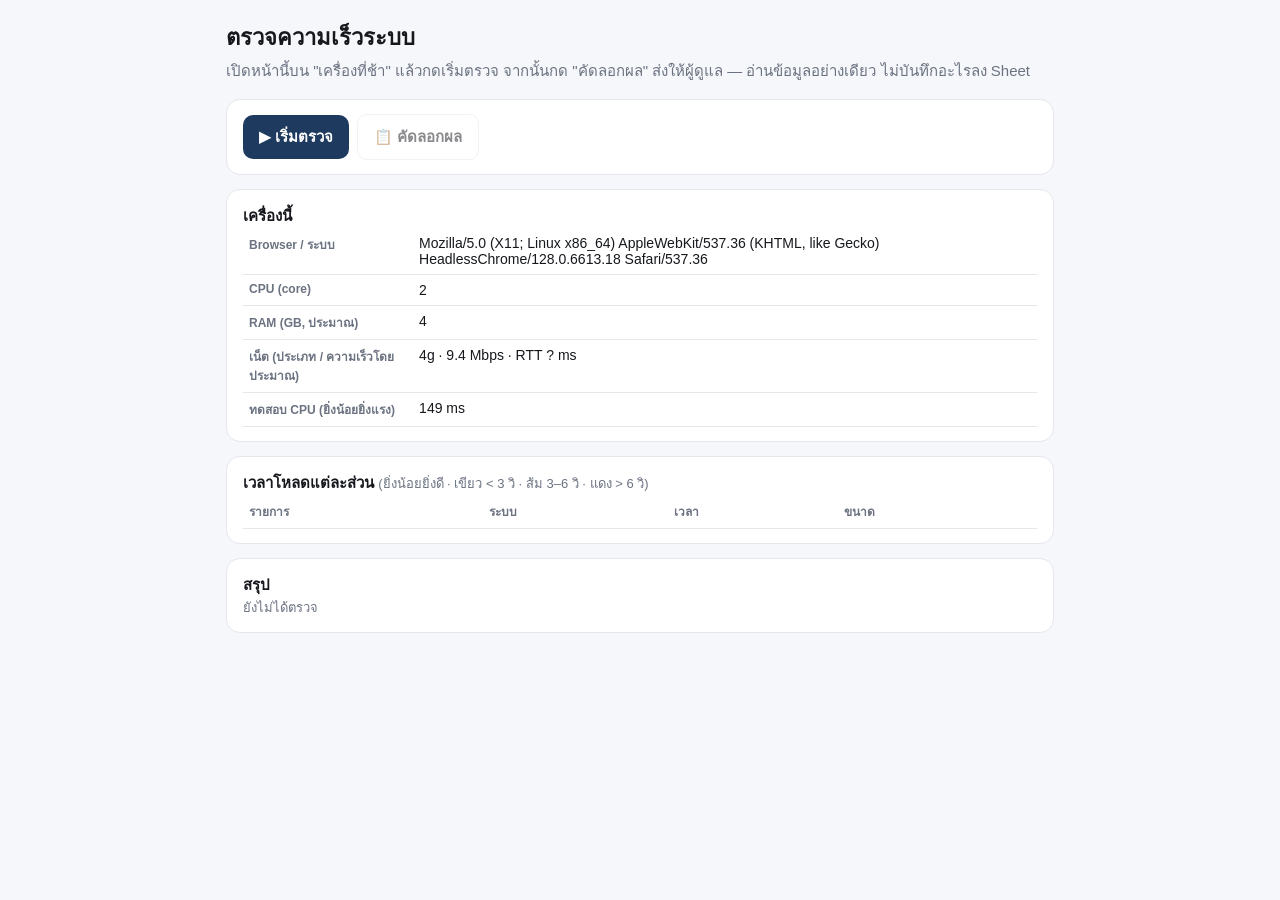
<file: speedtest.html>
<!doctype html>
<html lang="th">
<head>
<meta charset="UTF-8">
<meta name="viewport" content="width=device-width, initial-scale=1">
<title>ตรวจความเร็วระบบ</title>
<style>
  :root { --ink:#16181d; --muted:#6b7280; --line:#e5e7eb; --bg:#f5f7fa; --ok:#16a34a; --warn:#d97706; --bad:#dc2626; --navy:#1e3a5f; }
  * { box-sizing: border-box; }
  body { margin: 0; background: var(--bg); color: var(--ink); font-family: -apple-system, "Segoe UI", "Sarabun", sans-serif; font-size: 15px; }
  .wrap { max-width: 860px; margin: 0 auto; padding: 20px 16px 60px; }
  h1 { font-size: 22px; margin: 0 0 4px; }
  p.sub { color: var(--muted); margin: 0 0 16px; }
  .card { background: #fff; border: 1px solid var(--line); border-radius: 14px; padding: 14px 16px; margin-bottom: 14px; }
  table { width: 100%; border-collapse: collapse; }
  th, td { text-align: left; padding: 7px 6px; border-bottom: 1px solid var(--line); font-size: 14px; vertical-align: top; }
  th { color: var(--muted); font-size: 12px; font-weight: 600; }
  td.num { text-align: right; font-variant-numeric: tabular-nums; white-space: nowrap; }
  .ok { color: var(--ok); font-weight: 700; } .warn { color: var(--warn); font-weight: 700; } .bad { color: var(--bad); font-weight: 700; }
  button { font: inherit; border: none; border-radius: 10px; padding: 10px 16px; cursor: pointer; background: var(--navy); color: #fff; font-weight: 600; }
  button.ghost { background: #fff; color: var(--ink); border: 1px solid var(--line); }
  button:disabled { opacity: .5; cursor: wait; }
  .row { display: flex; gap: 8px; flex-wrap: wrap; align-items: center; }
  pre { white-space: pre-wrap; font-size: 12px; background: #f8fafc; border: 1px solid var(--line); border-radius: 10px; padding: 10px; max-height: 240px; overflow: auto; }
  .muted { color: var(--muted); font-size: 13px; }
</style>
</head>
<body>
<div class="wrap">
  <h1>ตรวจความเร็วระบบ</h1>
  <p class="sub">เปิดหน้านี้บน "เครื่องที่ช้า" แล้วกดเริ่มตรวจ จากนั้นกด "คัดลอกผล" ส่งให้ผู้ดูแล — อ่านข้อมูลอย่างเดียว ไม่บันทึกอะไรลง Sheet</p>

  <div class="card">
    <div class="row">
      <button id="runBtn" type="button">▶ เริ่มตรวจ</button>
      <button id="copyBtn" class="ghost" type="button" disabled>📋 คัดลอกผล</button>
      <span class="muted" id="state"></span>
    </div>
  </div>

  <div class="card">
    <b>เครื่องนี้</b>
    <table id="device"></table>
  </div>

  <div class="card">
    <b>เวลาโหลดแต่ละส่วน</b>
    <span class="muted">(ยิ่งน้อยยิ่งดี · เขียว &lt; 3 วิ · ส้ม 3–6 วิ · แดง &gt; 6 วิ)</span>
    <table>
      <thead><tr><th>รายการ</th><th>ระบบ</th><th class="num">เวลา</th><th class="num">ขนาด</th></tr></thead>
      <tbody id="results"></tbody>
    </table>
  </div>

  <div class="card">
    <b>สรุป</b>
    <div id="summary" class="muted">ยังไม่ได้ตรวจ</div>
  </div>

  <pre id="raw" hidden></pre>
</div>

<script>
// URL ของแต่ละระบบ อ่านจากไฟล์ตั้งค่าจริงของแต่ละระบบ (ไม่ต้องแก้หน้านี้เมื่อเปลี่ยน deployment)
const SOURCES = [
  { sys: 'ระบบจองห้อง', file: 'script.js', re: /API_URL:\s*'([^']+)'/, paths: [['รายการจอง', '']] },
  { sys: 'E-Mod', file: 'E-Mod-Script.js', re: /API_URL:\s*'([^']+)'/, paths: [['รายการรายงาน', '?action=list'], ['รายงานวันนี้', '?action=getByDate&date={today}']] },
  { sys: 'Exhibition', file: 'Exhibition/js/config.js', re: /WEBAPP_URL\s*=\s*"([^"]+)"/, paths: [['รายชื่อห้อง/กิจกรรม', '?action=config'], ['ข้อมูลวันนี้', '?action=getByDate&date={today}']] },
  { sys: 'Stock', file: 'Stock_InnovationSpace/js/config.js', re: /API_URL:\s*"([^"]+)"/, paths: [['ข้อมูลสต๊อก', '']] },
];
const EXTRA = [
  ['ไฟล์ CSV รายชื่อ (Google Sheets)', 'อ้างอิง', 'https://docs.google.com/spreadsheets/d/e/2PACX-1vQHwC49QdSskveBiTSa9BZLxSMEvW6wa_XUEhFQQP5jStHI-EVPGdIjG3Goo_-iNiXKJkmYevzcC2kl/pub?gid=1863604525&single=true&output=csv'],
  ['Tailwind CDN (ใช้ใน E-Mod)', 'ไลบรารี', 'https://cdn.tailwindcss.com'],
  ['docx.js (ใช้ในระบบจองห้อง)', 'ไลบรารี', 'https://cdn.jsdelivr.net/npm/docx@8.5.0/build/index.umd.js'],
];

const $ = (id) => document.getElementById(id);
const today = () => { const d = new Date(); return `${d.getFullYear()}-${String(d.getMonth() + 1).padStart(2, '0')}-${String(d.getDate()).padStart(2, '0')}`; };
const sec = (ms) => (ms / 1000).toFixed(2) + ' วิ';
const cls = (ms) => (ms < 3000 ? 'ok' : ms < 6000 ? 'warn' : 'bad');
const esc = (s) => String(s).replace(/[&<>"]/g, (c) => ({ '&': '&amp;', '<': '&lt;', '>': '&gt;', '"': '&quot;' })[c]);
let report = [];

function deviceInfo() {
  const c = navigator.connection || {};
  // งานคำนวณเล็กๆ วัดความแรง CPU คร่าวๆ (เครื่องปกติ ~50–150 ms)
  const t0 = performance.now(); let x = 0;
  for (let i = 0; i < 3e7; i++) x += i % 7;
  const cpu = performance.now() - t0;
  const rows = [
    ['Browser / ระบบ', navigator.userAgent],
    ['CPU (core)', navigator.hardwareConcurrency || '-'],
    ['RAM (GB, ประมาณ)', navigator.deviceMemory || '-'],
    ['เน็ต (ประเภท / ความเร็วโดยประมาณ)', c.effectiveType ? `${c.effectiveType} · ${c.downlink || '?'} Mbps · RTT ${c.rtt || '?'} ms` : 'browser ไม่บอก'],
    ['ทดสอบ CPU (ยิ่งน้อยยิ่งแรง)', Math.round(cpu) + ' ms' + (x < 0 ? '' : '')],
  ];
  $('device').innerHTML = rows.map(([k, v]) => `<tr><th>${esc(k)}</th><td>${esc(v)}</td></tr>`).join('');
  return { rows, cpu };
}

// noCors: ไลบรารีจาก CDN บางเจ้าไม่ให้อ่านเนื้อหาข้ามเว็บ — วัดเวลาดาวน์โหลดได้ แต่ไม่รู้ขนาด
async function timed(url, noCors) {
  const t0 = performance.now();
  try {
    const res = await fetch(url, noCors ? { cache: 'no-store', mode: 'no-cors' } : { cache: 'no-store' });
    const buf = await res.arrayBuffer();
    return { ms: performance.now() - t0, size: buf.byteLength, ok: noCors || res.ok, status: res.status };
  } catch (err) {
    return { ms: performance.now() - t0, size: 0, ok: false, status: String(err.message || err) };
  }
}

function addRow(name, sys, r) {
  report.push({ name, sys, ms: Math.round(r.ms), size: r.size, ok: r.ok, status: r.status });
  const kb = r.size ? (r.size / 1024).toFixed(1) + ' KB' : '-';
  $('results').insertAdjacentHTML('beforeend', `<tr><td>${esc(name)}${r.ok ? '' : ` <span class="bad">(ผิดพลาด: ${esc(r.status)})</span>`}</td><td>${esc(sys)}</td><td class="num ${cls(r.ms)}">${sec(r.ms)}</td><td class="num">${kb}</td></tr>`);
}

async function run() {
  $('runBtn').disabled = true; $('copyBtn').disabled = true;
  $('results').innerHTML = ''; report = [];
  const dev = deviceInfo();
  $('state').textContent = 'กำลังตรวจ... (ประมาณ 30–60 วินาที)';

  for (const s of SOURCES) {
    let base = null;
    try { const txt = await (await fetch(s.file, { cache: 'no-store' })).text(); const m = txt.match(s.re); base = m && m[1]; } catch (e) { /* ignore */ }
    if (!base) { addRow(s.sys + ': อ่าน URL ไม่ได้', s.sys, { ms: 0, size: 0, ok: false, status: 'ไม่พบ URL ในไฟล์ตั้งค่า' }); continue; }
    for (const [name, q] of s.paths) {
      $('state').textContent = `กำลังตรวจ ${s.sys}: ${name}...`;
      addRow(name, s.sys, await timed(base + q.replace('{today}', today())));
    }
  }
  for (const [name, sys, url] of EXTRA) {
    $('state').textContent = `กำลังตรวจ ${name}...`;
    addRow(name, sys, await timed(url, sys === 'ไลบรารี'));
  }

  const api = report.filter((r) => SOURCES.some((s) => s.sys === r.sys));
  const avg = api.length ? api.reduce((a, r) => a + r.ms, 0) / api.length : 0;
  const slowest = [...report].sort((a, b) => b.ms - a.ms)[0];
  const tips = [];
  if (avg > 6000) tips.push('การเชื่อมต่อกับ Google Apps Script ช้ามาก — มักเกิดจากเน็ต/Wi-Fi หรือ proxy ขององค์กร');
  if (dev.cpu > 400) tips.push('เครื่องนี้ประมวลผลช้า — หน้า E-Mod (Tailwind) และการ export เอกสารจะหน่วงเป็นพิเศษ');
  if (report.some((r) => !r.ok)) tips.push('มีบางรายการโหลดไม่สำเร็จ — อาจถูกบล็อกโดย firewall/proxy หรือเน็ตหลุด');
  $('summary').innerHTML = `เฉลี่ยต่อคำขอข้อมูล (Apps Script): <b class="${cls(avg)}">${sec(avg)}</b> · ช้าสุด: ${esc(slowest.name)} (${esc(slowest.sys)}) ${sec(slowest.ms)}`
    + (tips.length ? `<ul>${tips.map((t) => `<li>${esc(t)}</li>`).join('')}</ul>` : '<br>ไม่พบปัญหาชัดเจนจากเครื่องนี้');

  $('raw').textContent = JSON.stringify({ at: new Date().toISOString(), device: Object.fromEntries(dev.rows), results: report }, null, 1);
  $('state').textContent = 'ตรวจเสร็จแล้ว';
  $('runBtn').disabled = false; $('copyBtn').disabled = false;
}

$('runBtn').addEventListener('click', run);
$('copyBtn').addEventListener('click', async () => {
  const text = $('raw').textContent;
  try { await navigator.clipboard.writeText(text); $('state').textContent = 'คัดลอกผลแล้ว — วางส่งให้ผู้ดูแลได้เลย'; }
  catch (e) { $('raw').hidden = false; $('state').textContent = 'คัดลอกอัตโนมัติไม่ได้ — เลือกข้อความด้านล่างแล้วคัดลอกเอง'; }
});
deviceInfo();
</script>
</body>
</html>
</file>
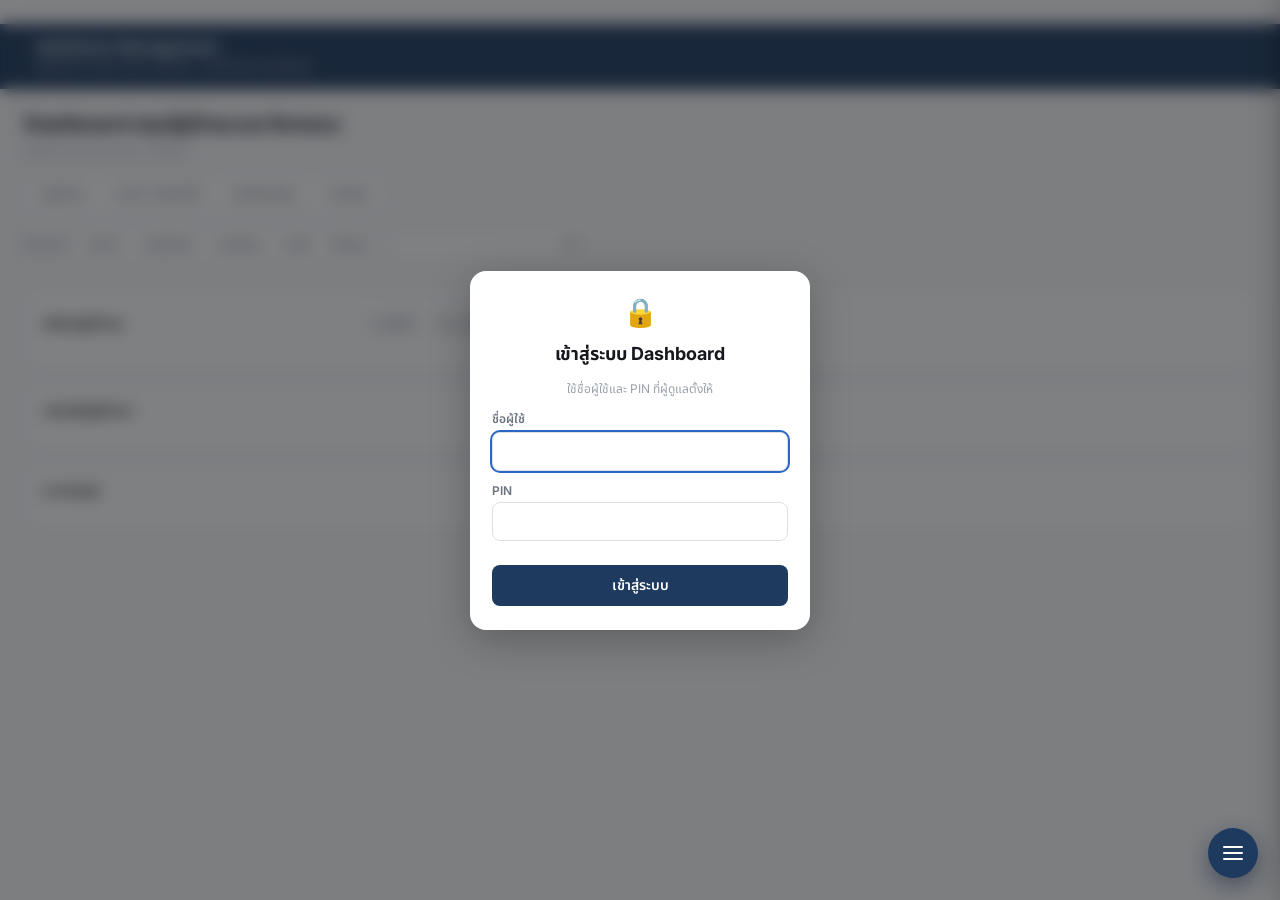
<file: Exhibition/dashboard.html>
<!doctype html>
<html lang="th">
  <head>
    <meta charset="UTF-8" />
    <meta name="viewport" content="width=device-width, initial-scale=1" />
    <title>Dashboard สรุปผู้เข้าชมและกิจกรรม</title>
    <link rel="preconnect" href="https://fonts.googleapis.com" />
    <link rel="preconnect" href="https://fonts.gstatic.com" crossorigin />
    <link
      href="https://fonts.googleapis.com/css2?family=Inter:wght@400;500;600;700;800&family=Noto+Sans+Thai:wght@400;500;600;700&display=swap"
      rel="stylesheet"
    />
    <link rel="stylesheet" href="css/base.css" />
    <link rel="stylesheet" href="css/dashboard.css" />
  </head>
  <body>
    <div class="nsm-exhead">
      <span class="ic"></span>
      <div>
        <div class="ti">Exhibition Management</div>
        <div class="su">จัตุรัสวิทยาศาสตร์ อพวช. เชียงใหม่ · Dashboard สรุปข้อมูล</div>
      </div>
    </div>
    <div class="wrap">
      <div class="top">
        <div>
          <h1>Dashboard สรุปผู้เข้าชมและกิจกรรม</h1>
          <p class="subtitle">จัตุรัสวิทยาศาสตร์ อพวช. เชียงใหม่</p>
        </div>
        <div class="top-right">
          <div id="status"></div>
          <div id="user-box" hidden>
            <span id="user-name"></span>
            <button class="tab" id="logout-btn" type="button">ออกจากระบบ</button>
          </div>
        </div>
      </div>

      <div class="controls">
        <div class="tabs view-tabs" id="view-tabs">
          <button class="tab" data-view="visitors">ผู้เข้าชม</button>
          <button class="tab" data-view="staff">อาสา / เจ้าหน้าที่</button>
          <button class="tab" data-view="activities">รายกิจกรรม</button>
          <button class="tab" data-view="finance">การเงิน</button>
        </div>
      </div>

      <div class="controls">
        <div class="ctl-group">
          <span class="ctl-label">ช่วงเวลา</span>
          <div class="tabs" id="gran-tabs">
            <button class="tab" data-gran="day">รายวัน</button>
            <button class="tab" data-gran="week">รายสัปดาห์</button>
            <button class="tab" data-gran="month">รายเดือน</button>
            <button class="tab" data-gran="year">รายปี</button>
            <button class="tab" data-gran="all">ทั้งหมด</button>
          </div>
          <select id="period" aria-label="เลือกช่วงเวลา"></select>
        </div>
        <div class="ctl-group" id="role-ctl" hidden>
          <span class="ctl-label">ประเภท</span>
          <div class="tabs" id="role-tabs">
            <button class="tab" data-role="all">ทั้งหมด</button>
            <button class="tab" data-role="อาสา">อาสา</button>
            <button class="tab" data-role="เจ้าหน้าที่">เจ้าหน้าที่</button>
          </div>
        </div>
        <div class="ctl-group" id="room-ctl" hidden>
          <span class="ctl-label">ห้อง</span>
          <div class="tabs" id="room-tabs"></div>
        </div>
      </div>

      <!-- ================= ผู้เข้าชม ================= -->
      <div class="view" id="view-visitors">
        <div class="bento-grid" id="v-kpi"></div>
        <div class="bento-grid">
          <div class="card span-5">
            <div class="card-head">
              <span class="t" id="v-donut-title">สัดส่วนผู้เข้าชม</span>
              <div class="tabs" id="v-mode">
                <button class="tab" data-vmode="area">ตามพื้นที่</button>
                <button class="tab" data-vmode="age">เด็ก / ผู้ใหญ่</button>
              </div>
            </div>
            <div id="v-donut"></div>
          </div>
          <div class="card span-7">
            <div class="card-head"><span class="t" id="v-trend-title">แนวโน้มผู้เข้าชม</span></div>
            <div class="legend-inline" id="v-legend"></div>
            <div class="chart-scroll" id="v-bars"></div>
          </div>
        </div>
        <div class="card" style="margin-bottom: 14px">
          <div class="card-head"><span class="t" id="v-break-title">แยกกลุ่มผู้เข้าชม</span></div>
          <div class="table-scroll" id="v-break"></div>
        </div>
        <div class="card">
          <div class="card-head"><span class="t" id="v-table-title">ตารางสรุป</span></div>
          <div class="table-scroll" id="v-table"></div>
        </div>
      </div>

      <!-- ================= อาสา / เจ้าหน้าที่ ================= -->
      <div class="view" id="view-staff" hidden>
        <div id="s-notice"></div>
        <div class="bento-grid" id="s-kpi"></div>
        <div class="card" style="margin-bottom: 14px">
          <div class="card-head"><span class="t" id="s-trend-title">จำนวนรอบกิจกรรม</span></div>
          <div class="legend-inline" id="s-legend"></div>
          <div class="chart-scroll" id="s-bars"></div>
          <details class="tbl" open>
            <summary>ตารางรอบกิจกรรมตามช่วงเวลา</summary>
            <div class="table-scroll" id="s-bucket-table"></div>
          </details>
        </div>
        <div class="card" style="margin-bottom: 14px">
          <div class="card-head">
            <span class="t" id="s-people-title">รายบุคคล</span>
            <span class="subtitle">คลิกชื่อเพื่อดูว่าทำกิจกรรมอะไร ห้องไหน กี่รอบ</span>
          </div>
          <div class="table-scroll" id="s-people"></div>
        </div>
        <div class="card" id="s-person-card" hidden></div>
      </div>

      <!-- ================= รายกิจกรรม ================= -->
      <div class="view" id="view-activities" hidden>
        <div class="bento-grid" id="a-kpi"></div>
        <div class="card">
          <div class="card-head"><span class="t" id="a-title">รายกิจกรรม</span></div>
          <div class="table-scroll" id="a-table"></div>
        </div>
      </div>

      <!-- ================= การเงิน (จาก E-Mod) ================= -->
      <div class="view" id="view-finance" hidden>
        <div class="bento-grid" id="f-kpi"></div>
        <div class="card" style="margin-bottom: 14px">
          <div class="card-head"><span class="t" id="f-sec-title">รายได้แยกตามส่วนงาน</span></div>
          <div class="table-scroll" id="f-sec"></div>
        </div>
        <div class="card" style="margin-bottom: 14px">
          <div class="card-head"><span class="t" id="f-trend-title">แนวโน้มรายได้</span></div>
          <div class="legend-inline" id="f-legend"></div>
          <div class="chart-scroll" id="f-bars"></div>
        </div>
        <div class="card">
          <div class="card-head"><span class="t" id="f-table-title">ตารางรายได้</span></div>
          <div class="table-scroll" id="f-table"></div>
        </div>
      </div>
    </div>

    <!-- ================= Login ================= -->
    <div id="login" hidden>
      <form id="login-form" class="login-card" autocomplete="on">
        <div class="login-ic">🔒</div>
        <h2>เข้าสู่ระบบ Dashboard</h2>
        <p class="subtitle">ใช้ชื่อผู้ใช้และ PIN ที่ผู้ดูแลตั้งให้</p>
        <label>ชื่อผู้ใช้
          <input id="login-user" name="username" autocomplete="username" required />
        </label>
        <label>PIN
          <input id="login-pin" name="pin" type="password" inputmode="numeric" autocomplete="current-password" required />
        </label>
        <div id="login-progress" aria-live="polite"></div>
        <div id="login-error" role="alert"></div>
        <button type="submit" id="login-btn">เข้าสู่ระบบ</button>
      </form>
    </div>

    <div id="tooltip"></div>

    <script src="../notify-popup.js"></script>
    <script src="js/config.js"></script>
    <script src="js/api.js"></script>
    <script src="js/dashboard-core.js"></script>
    <script src="js/dashboard-views.js"></script>
    <script src="js/dashboard.js"></script>
    <script>window.NSM_NAV_BASE = '../';</script>
    <script src="../nav-drawer.js"></script>
  </body>
</html>
</file>
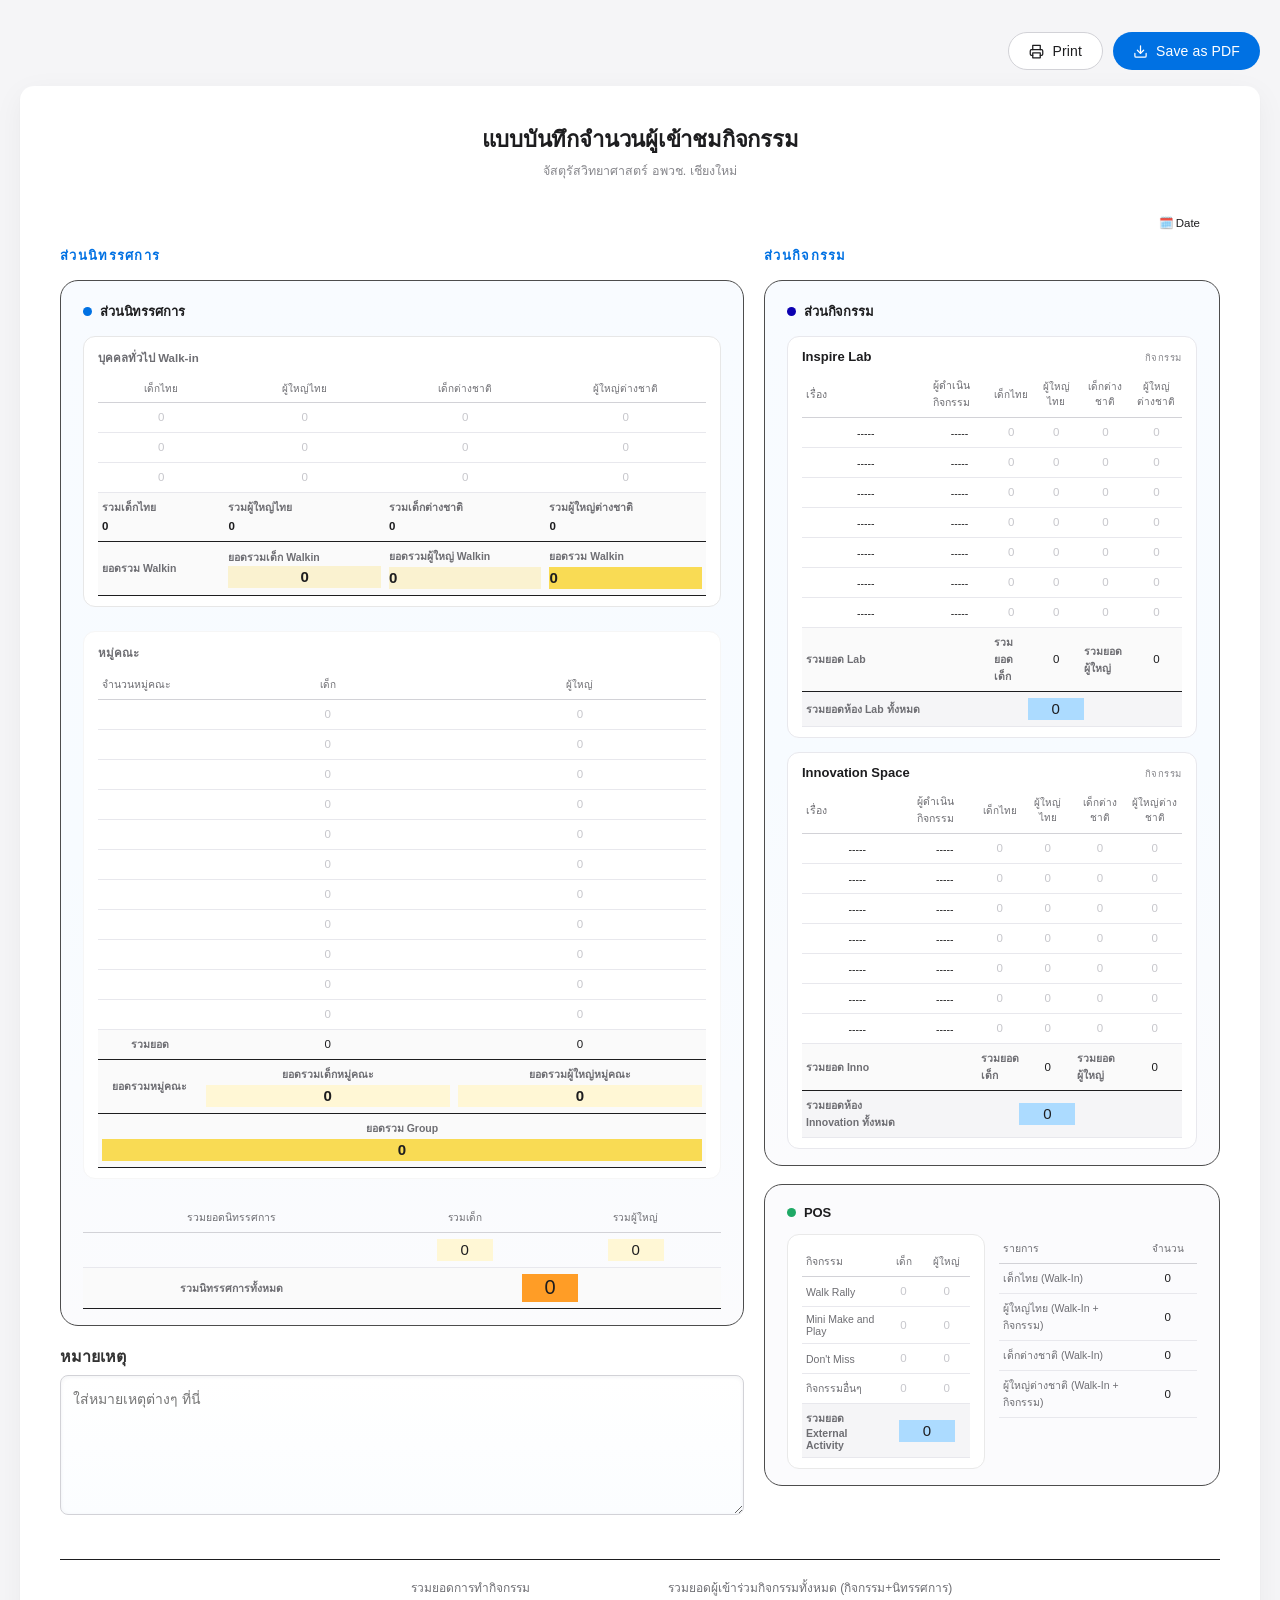
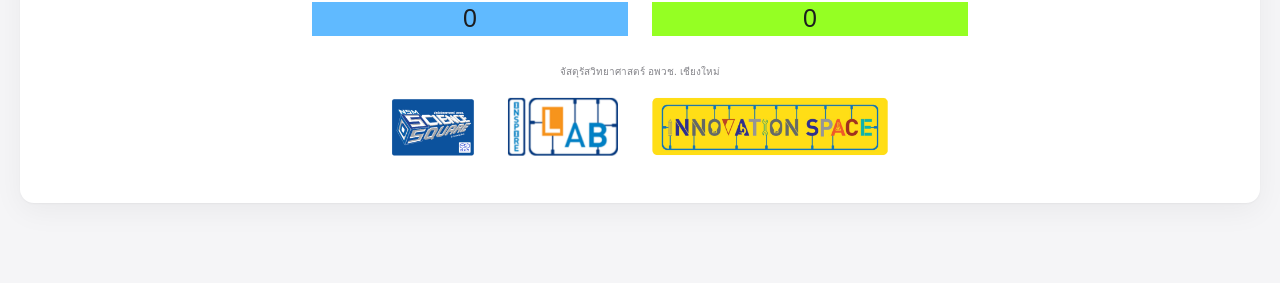
<file: Exhibition/Exhibiton-DataV1.html>
<!doctype html>
<html lang="th">
  <head>
    <meta charset="UTF-8" />
    <title>
      แบบบันทึกจำนวนผู้เข้าชมกิจกรรม จัสตุรัสวิทยาศาสตร์ อพวช.เชียงใหม่
    </title>
    <style>
      :root {
        --line: #e8e8ed;
        --line-strong: #d2d2d7;
        --ink: #1d1d1f;
        --muted: #86868b;
        --label: #6e6e73;
        --bg: #f5f5f7;
        --panel: #ffffff;
        --accent: #0071e3;
        --radius: 14px;
      }
      * {
        box-sizing: border-box;
      }
      html,
      body {
        margin: 0;
        padding: 0;
      }
      body {
        padding: 32px 20px 80px;
        background: var(--bg);
        font-family:
          -apple-system, BlinkMacSystemFont, "SF Pro Text", "Helvetica Neue",
          "Noto Sans Thai", "Sarabun", sans-serif;
        color: var(--ink);
        -webkit-font-smoothing: antialiased;
      }
      .sheet {
        max-width: 1320px;
        margin: 0 auto;
        background: var(--panel);
        border-radius: var(--radius);
        padding: 36px 40px 28px;
        box-shadow:
          0 1px 2px rgba(0, 0, 0, 0.04),
          0 8px 30px rgba(0, 0, 0, 0.05);
      }

      /* ===== Toolbar ===== */
      .toolbar {
        max-width: 1320px;
        margin: 0 auto 16px;
        display: flex;
        justify-content: flex-end;
        gap: 10px;
      }
      .btn {
        appearance: none;
        border: none;
        cursor: pointer;
        font-family: inherit;
        font-size: 14px;
        font-weight: 500;
        padding: 10px 20px;
        border-radius: 980px;
        transition:
          transform 0.15s ease,
          opacity 0.15s ease,
          background 0.15s ease;
        display: inline-flex;
        align-items: center;
        gap: 8px;
        letter-spacing: 0.01em;
      }
      .btn:active {
        transform: scale(0.97);
      }
      .btn-primary {
        background: var(--accent);
        color: #fff;
      }
      .btn-primary:hover {
        background: #0077ed;
      }
      .btn-secondary {
        background: #fff;
        color: var(--ink);
        border: 1px solid var(--line-strong);
      }
      .btn-secondary:hover {
        background: #f5f5f7;
      }
      .btn svg {
        width: 15px;
        height: 15px;
      }

      h1 {
        text-align: center;
        font-size: 22px;
        font-weight: 600;
        letter-spacing: -0.01em;
        margin: 0 0 4px;
      }
      .subtitle {
        text-align: center;
        font-size: 12.5px;
        color: var(--muted);
        margin: 0 0 28px;
        font-weight: 400;
      }
      .columns {
        display: grid;
        grid-template-columns: 1.5fr 1fr;
        gap: 20px;
        align-items: start;
      }
      .col-title {
        font-size: 13px;
        color: var(--ink);
        font-weight: 600;
        letter-spacing: 0.1em;
        text-transform: uppercase;
        color: var(--accent);
        margin: 0 0 14px;
        border-radius: 12px;
      }
      .block {
        margin-bottom: 24px;
      }

      /* ===== Bento cards ===== */
      .bento {
        border-radius: 18px;
        padding: 20px 22px 16px;
        margin-bottom: 18px;
        background: #fbfbfd;
        border: 1px solid var(--line);
      }
      .bento .block:last-child {
        margin-bottom: 0;
      }
      .bento-head {
        display: flex;
        align-items: center;
        gap: 8px;
        margin-bottom: 14px;
      }
      .bento-head .dot {
        width: 9px;
        height: 9px;
        border-radius: 50%;
        flex: none;
      }
      .bento-head .t {
        font-size: 13px;
        font-weight: 600;
        letter-spacing: -0.01em;
        color: var(--ink);
      }
      .bento-exhibit {
        background: linear-gradient(
          180deg,
          #f8fbff 0%,
          #f7fbff 55%,
          #fbfbfd 100%
        );
        border-color: #4d4d4d;
      }
      .bento-exhibit .dot {
        background: #0071e3;
      }
      .bento-activity {
        background: linear-gradient(
          180deg,
          #f8fbff 0%,
          #f7fbff 55%,
          #fbfbfd 100%
        );
        border-color: #4d4d4d;
      }
      .bento-activity .dot {
        background: #0c00b1;
      }
      .bento-pos {
        background: linear-gradient(
          180deg,
          hsla(0, 0%, 19%, 0.243) 0%,
        );
        border-color: #4d4d4d;
      }
      .bento-pos .dot {
        background: #1fa966;
      }

      .sub-bento {
        background: #ffffff;
        border: 1px solid var(--line);
        border-radius: 12px;
        padding: 12px 14px 10px;
        margin-bottom: 14px;
      }
      .sub-bento:last-child {
        margin-bottom: 0;
      }
      .sub-bento .lab-head {
        margin-bottom: 6px;
      }
      .block-label {
        font-size: 11.5px;
        font-weight: 600;
        color: var(--label);
        margin: 0 0 8px;
      }
      table {
        border-collapse: collapse;
        width: 100%;
      }
      th,
      td {
        border-bottom: 1px solid var(--line);
        padding: 6px 4px;
        text-align: center;
        font-size: 11.5px;
        font-weight: 400;
      }
      th {
        font-weight: 500;
        color: var(--label);
        font-size: 10px;
        border-bottom: 1px solid var(--line-strong);
        padding-bottom: 6px;
      }
      th.rowlabel,
      td.rowlabel {
        text-align: left;
        color: var(--label);
        font-weight: 500;
        font-size: 10.5px;
      }
      tr.total td {
        font-weight: 600;
        border-top: 1px solid var(--ink);
        border-bottom: 1px solid var(--ink);
        background: #fafafa;
      }
      tr.total-room td {
        font-weight: 600;
        background: #f5f5f7;
        border-top: 1px solid var(--line-strong);
      }
      input[type="text"] {
        width: 100%;
        max-width: 56px;
        border: none;
        border-bottom: 1px solid transparent;
        text-align: center;
        background: transparent;
        font-family: inherit;
        font-size: 11.5px;
        color: var(--ink);
        padding: 2px 0;
        border-radius: 0;
      }
      input[type="text"].wide {
        max-width: none;
        text-align: left;
      }
      input::placeholder {
        color: #c7c7cc;
        font-weight: 300;
      }
      input[type="text"]:focus {
        outline: none;
        border-bottom: 1px solid var(--accent);
      }
      .lab-head {
        display: flex;
        align-items: baseline;
        justify-content: space-between;
        margin-bottom: 8px;
      }
      .lab-head .name {
        font-size: 13px;
        font-weight: 600;
      }
      .lab-head .tag {
        font-size: 9.5px;
        color: var(--muted);
        text-transform: uppercase;
        letter-spacing: 0.06em;
      }
      .summary {
        margin-top: 28px;
        padding-top: 18px;
        border-top: 1px solid var(--ink);
        display: grid;
        grid-template-columns: repeat(4, 1fr);
        gap: 20px;
      }
      .summary .stat {
        text-align: center;
      }
      .summary .stat .lbl {
        font-size: 10px;
        color: var(--label);
        margin-bottom: 5px;
      }
      .summary .stat input {
        max-width: none;
        width: 100%;
        font-size: 19px;
        font-weight: 300;
        text-align: center;
      }
      .pos-grid {
        display: grid;
        grid-template-columns: 1fr 1fr;
        gap: 14px;
        margin-top: 10px;
      }
      .pos-col-activity {
        background: #ffffff;
        border: 1px solid #e9e9e9;
        border-radius: 12px;
        padding: 12px 14px 10px;
      }
      .sub-card-walkin {
        background: #ffffff;
        border: 1px solid #e7e7e7;
        border-radius: 12px;
        padding: 12px 14px 10px;
      }
      .sub-card-group {
        background: #ffffff;
        border: 1px solid #f6f6f6;
        border-radius: 12px;
        padding: 12px 14px 10px;
      }
      footer {
        text-align: center;
        font-size: 10px;
        color: var(--muted);
        margin-top: 28px;
      }
      @media (max-width: 900px) {
        .columns {
          grid-template-columns: 1fr;
        }
        .summary {
          grid-template-columns: repeat(2, 1fr);
        }
      }

      .date-row {
        display: flex;
        justify-content: flex-end;
        align-items: center;
        gap: 10px;
        font-size: 15px;
        margin-bottom: 6px;
      }

      .calendar-btn {
        position: relative;
        cursor: pointer;
        font-family: inherit;
        font-size: 11.5px;
        line-height: 1;
      }

      .calendar-btn input {
        position: absolute;
        inset: 0;
        opacity: 0;
        cursor: pointer;
        width: 100%;
        height: 100%;
      }
      #thaiDate {
        font-size: 12px;
        color: var(--label);
        font-weight: 500;
      }

      .staff-select,
      .inspirelab-activity-select,
      .innovationspace-activity-select {
        width: 100%;
        border: none;
        outline: none;
        background: transparent;
        appearance: none;
        -webkit-appearance: none;
        -moz-appearance: none;
        font-size: 10.5px;
        font-family: inherit;
        text-align: center;
        cursor: pointer;
        color: var(--ink);
      }

      .staff-select::-ms-expand,
      .inspirelab-activity-select::-ms-expand,
      .innovationspace-activity-select::-ms-expand {
        display: none;
      }

      td.rowlabel input[readonly] {
        max-width: none;
        text-align: left;
        font-weight: 600;
        margin-top: 2px;
      }

      textarea#notes {
        border: 1px solid var(--line-strong) !important;
        border-radius: 8px;
        font-family: inherit !important;
      }

      .notes-block {
        display: block;
        margin: 12px 0;
      }
      .notes-block .lbl {
        font-weight: 600;
        margin-bottom: 6px;
        color: #333;
      }
      .notes-block textarea {
        width: 100%;
        min-height: 140px;
        padding: 12px;
        border: 1px solid #e0e6ef;
        border-radius: 8px;
        box-shadow: 0 1px 4px rgba(25, 40, 60, 0.06) inset;
        background: linear-gradient(180deg, #fff, #fbfdff);
        font-family: inherit;
        font-size: 14px;
        color: #1b1f23;
        resize: vertical;
        transition:
          box-shadow 0.12s ease,
          border-color 0.12s ease;
      }
      .notes-block textarea:focus {
        outline: none;
        border-color: #6ea8fe;
        box-shadow: 0 4px 18px rgba(110, 168, 254, 0.18);
      }

      /* ===== Print: force everything onto one A4 page ===== */
      @media print {
        @page {
          size: A4 Landscape;
          margin: 5mm;
        }
        html,
        body {
          width: 100%;
          height: 100%;
          padding: 0 !important;
          margin: 0 !important;
        }
        .toolbar {
          display: none !important;
        }
        .sheet {
          box-shadow: none !important;
          border-radius: 0 !important;
          max-width: 100% !important;
          width: 100% !important;
          padding: 0 !important;
          transform-origin: top left;
        }
        h1 {
          font-size: 13px;
          margin-bottom: 1px;
        }
        .subtitle {
          font-size: 7.5px;
          margin-bottom: 5px;
        }
        .col-title {
          font-size: 7.5px;
          margin-bottom: 3px;
          padding-bottom: 2px;
        }
        .block {
          margin-bottom: 4px;
        }
        .block-label {
          font-size: 7.5px;
          margin-bottom: 2px;
        }
        th,
        td {
          padding: 1px 2px;
          font-size: 6.5px;
        }
        th {
          font-size: 6px;
          padding-bottom: 2px;
        }
        th.rowlabel,
        td.rowlabel {
          font-size: 6.3px;
        }
        input[type="text"] {
          font-size: 6.5px;
          padding: 1px 0;
        }
        .staff-select,
        .inspirelab-activity-select,
        .innovationspace-activity-select {
          font-size: 6px;
        }
        .lab-head {
          margin-bottom: 2px;
        }
        .lab-head .name {
          font-size: 8px;
        }
        .lab-head .tag {
          font-size: 5.5px;
        }
        .columns {
          gap: 8px;
          grid-template-columns: 1.5fr 1fr;
        }
        .pos-grid {
          gap: 8px;
          margin-top: 2px;
          grid-template-columns: 1fr 1fr;
        }
        .summary {
          margin-top: 5px;
          padding-top: 4px;
          gap: 8px;
        }
        .summary .stat .lbl {
          font-size: 6px;
        }
        .summary .stat input {
          font-size: 11px;
        }
        textarea#notes {
          min-height: 24px !important;
          font-size: 6.3px;
          padding: 3px !important;
        }
        footer {
          font-size: 5.5px;
          margin-top: 4px;
        }
        footer + p {
          display: none;
        }
        .date-row {
          margin-bottom: 1px;
        }
        .date-row #thaiDate {
          font-size: 7px;
        }
        .calendar-btn {
          font-size: 7px;
        }
        img {
          height: 22px !important;
          margin: 0 4px !important;
        }
        div[style*="text-align:center; margin:16px 0"] {
          margin: 3px 0 !important;
        }

        .bento {
          border-radius: 6px;
          padding: 5px 6px 3px;
          margin-bottom: 5px;
          -webkit-print-color-adjust: exact;
          print-color-adjust: exact;
        }
        
        textarea#notes {
          border: 1px solid var(--line-strong) !important;
          border-radius: 4px;
          font-family: inherit !important;
          resize: both;
          overflow: auto;
        }

      .notes-block {
        display: block;
        margin: 12px 0;
      }
      .notes-block .lbl {
        font-weight: 200;
        margin-bottom: 3px;
        font-size: 7px;
        color: #333;
      }
      .notes-block textarea {
        width: 70%;
        min-height: 140px;
        padding: 12px;
        font-size: 8px;
      }

        .bento-head {
          margin-bottom: 3px;
          gap: 4px;
        }
        .bento-head .dot {
          width: 5px;
          height: 5px;
        }
        .bento-head .t {
          font-size: 8px;
        }
        .sub-bento {
          padding: 4px 5px 3px;
          margin-bottom: 4px;
          border-radius: 6px;
        }
        .pos-col-activity {
          padding: 4px 5px 3px;
          border-radius: 6px;
        }
        .pos-col-summary {
          padding: 4px 5px 3px;
          border-radius: 6px;
        }
        .sub-card-walkin {
          padding: 4px 5px 3px;
          border-radius: 6px;
        }
        .sub-card-group {
          padding: 4px 5px 3px;
          border-radius: 6px;
        }
      }
    </style>
  </head>
  <body>
    <div class="toolbar">
      <button class="btn btn-secondary" onclick="window.print()">
        <svg
          viewBox="0 0 24 24"
          fill="none"
          stroke="currentColor"
          stroke-width="2"
          stroke-linecap="round"
          stroke-linejoin="round"
        >
          <polyline points="6 9 6 2 18 2 18 9"></polyline>
          <path
            d="M6 18H4a2 2 0 0 1-2-2v-5a2 2 0 0 1 2-2h16a2 2 0 0 1 2 2v5a2 2 0 0 1-2 2h-2"
          ></path>
          <rect x="6" y="14" width="12" height="8"></rect>
        </svg>
        Print
      </button>
      <button class="btn btn-primary" onclick="window.print()">
        <svg
          viewBox="0 0 24 24"
          fill="none"
          stroke="currentColor"
          stroke-width="2"
          stroke-linecap="round"
          stroke-linejoin="round"
        >
          <path d="M21 15v4a2 2 0 0 1-2 2H5a2 2 0 0 1-2-2v-4"></path>
          <polyline points="7 10 12 15 17 10"></polyline>
          <line x1="12" y1="15" x2="12" y2="3"></line>
        </svg>
        Save as PDF
      </button>
    </div>

    <div class="sheet">
      <h1>แบบบันทึกจำนวนผู้เข้าชมกิจกรรม</h1>
      <p class="subtitle">จัสตุรัสวิทยาศาสตร์ อพวช. เชียงใหม่</p>

      <div class="date-row">
        <label class="calendar-btn">
          🗓️ Date
          <input type="date" id="visitDate" />
        </label>

        <span id="thaiDate"></span>
        <p></p>
      </div>
      <div class="columns">
        <!-- ================= LEFT: นิทรรศการ ================= -->
        <div>
          <p class="col-title">ส่วนนิทรรศการ</p>
          <div class="bento bento-exhibit">
            <div class="bento-head">
              <span class="dot"></span><span class="t">ส่วนนิทรรศการ</span>
            </div>

            <div class="block sub-card-walkin">
              <p class="block-label">บุคคลทั่วไป Walk-in</p>
              <table>
                <tr>
                  <th>เด็กไทย</th>
                  <th>ผู้ใหญ่ไทย</th>
                  <th>เด็กต่างชาติ</th>
                  <th>ผู้ใหญ่ต่างชาติ</th>
                </tr>

                <tr>
                  <td>
                    <input
                      type="text"
                      name="walkin_child_th_1"
                      id="walkin_child_th_1"
                      placeholder="0"
                      oninput="updateWalkinTotal()"
                    />
                  </td>
                  <td>
                    <input
                      type="text"
                      name="walkin_adult_th_1"
                      id="walkin_adult_th_1"
                      placeholder="0"
                      oninput="updateWalkinTotal()"
                    />
                  </td>
                  <td>
                    <input
                      type="text"
                      name="walkin_child_intl_1"
                      id="walkin_child_intl_1"
                      placeholder="0"
                      oninput="updateWalkinTotal()"
                    />
                  </td>
                  <td>
                    <input
                      type="text"
                      name="walkin_adult_intl_1"
                      id="walkin_adult_intl_1"
                      placeholder="0"
                      oninput="updateWalkinTotal()"
                    />
                  </td>
                </tr>

                <tr>
                  <td>
                    <input
                      type="text"
                      name="walkin_child_th_2"
                      id="walkin_child_th_2"
                      placeholder="0"
                      oninput="updateWalkinTotal()"
                    />
                  </td>
                  <td>
                    <input
                      type="text"
                      name="walkin_adult_th_2"
                      id="walkin_adult_th_2"
                      placeholder="0"
                      oninput="updateWalkinTotal()"
                    />
                  </td>
                  <td>
                    <input
                      type="text"
                      name="walkin_child_intl_2"
                      id="walkin_child_intl_2"
                      placeholder="0"
                      oninput="updateWalkinTotal()"
                    />
                  </td>
                  <td>
                    <input
                      type="text"
                      name="walkin_adult_intl_2"
                      id="walkin_adult_intl_2"
                      placeholder="0"
                      oninput="updateWalkinTotal()"
                    />
                  </td>
                </tr>

                <tr>
                  <td>
                    <input
                      type="text"
                      name="walkin_child_th_3"
                      id="walkin_child_th_3"
                      placeholder="0"
                      oninput="updateWalkinTotal()"
                    />
                  </td>
                  <td>
                    <input
                      type="text"
                      name="walkin_adult_th_3"
                      id="walkin_adult_th_3"
                      placeholder="0"
                      oninput="updateWalkinTotal()"
                    />
                  </td>
                  <td>
                    <input
                      type="text"
                      name="walkin_child_intl_3"
                      id="walkin_child_intl_3"
                      placeholder="0"
                      oninput="updateWalkinTotal()"
                    />
                  </td>
                  <td>
                    <input
                      type="text"
                      name="walkin_adult_intl_3"
                      id="walkin_adult_intl_3"
                      placeholder="0"
                      oninput="updateWalkinTotal()"
                    />
                  </td>
                </tr>

                <tr class="total">
                  <td class="rowlabel">
                    รวมเด็กไทย<br /><input
                      type="text"
                      id="walkin_child_th_total"
                      readonly
                      placeholder="0"
                    />
                  </td>
                  <td class="rowlabel">
                    รวมผู้ใหญ่ไทย<br /><input
                      type="text"
                      id="walkin_adult_th_total"
                      readonly
                      placeholder="0"
                    />
                  </td>
                  <td class="rowlabel">
                    รวมเด็กต่างชาติ<br /><input
                      type="text"
                      id="walkin_child_intl_total"
                      readonly
                      placeholder="0"
                    />
                  </td>
                  <td class="rowlabel">
                    รวมผู้ใหญ่ต่างชาติ<br /><input
                      type="text"
                      id="walkin_adult_intl_total"
                      readonly
                      placeholder="0"
                    />
                  </td>
                </tr>
                <tr class="total">
                  <td class="rowlabel">ยอดรวม Walkin <st</td>
                  <td class="rowlabel">
                    ยอดรวมเด็ก Walkin<br /><input
                      type="text"
                      id="walkin_child_grand_total"
                      readonly
                      placeholder="0"
                      style="font-size:15px; background-color:#faf2d0; text-align:center; margin:0 auto; display:block;"

                    />
                  </td>
                  <td class="rowlabel">
                    ยอดรวมผู้ใหญ่ Walkin<br /><input
                      type="text"
                      id="walkin_adult_grand_total"
                      readonly
                      placeholder="0"
                      style="font-size:15px; background-color:#faf2d0;"
                    />
                  </td>
                  <td class="rowlabel" colspan="2">
                    ยอดรวม Walkin<br /><input
                      type="text"
                      id="walkin_grand_total"
                      readonly
                      placeholder="0"
                      style="font-size:15px; background-color:#f9db54;"
                    />
                  </td>
                </tr>
              </table>
            </div>

            <div class="block sub-card-group">
              <p class="block-label">หมู่คณะ</p>
              <table>
                <tr>
                  <th class="rowlabel">จำนวนหมู่คณะ</th>
                  <th>เด็ก</th>
                  <th>ผู้ใหญ่</th>
                </tr>
                <tr>
                  <td></td>

                  <td>
                    <input
                      type="text"
                      name="group_child_1"
                      id="group_child_1"
                      placeholder="0"
                      oninput="updateGroupTotal()"
                    />
                  </td>
                  <td>
                    <input
                      type="text"
                      name="group_adult_1"
                      id="group_adult_1"
                      placeholder="0"
                      oninput="updateGroupTotal()"
                    />
                  </td>
                </tr>

                <tr>
                  <td></td>
                  <td>
                    <input
                      type="text"
                      name="group_child_2"
                      id="group_child_2"
                      placeholder="0"
                      oninput="updateGroupTotal()"
                    />
                  </td>
                  <td>
                    <input
                      type="text"
                      name="group_adult_2"
                      id="group_adult_2"
                      placeholder="0"
                      oninput="updateGroupTotal()"
                    />
                  </td>
                </tr>

                <tr>
                  <td></td>
                  <td>
                    <input
                      type="text"
                      name="group_child_3"
                      id="group_child_3"
                      placeholder="0"
                      oninput="updateGroupTotal()"
                    />
                  </td>
                  <td>
                    <input
                      type="text"
                      name="group_adult_3"
                      id="group_adult_3"
                      placeholder="0"
                      oninput="updateGroupTotal()"
                    />
                  </td>
                </tr>

                <tr>
                  <td></td>
                  <td>
                    <input
                      type="text"
                      name="group_child_4"
                      id="group_child_4"
                      placeholder="0"
                      oninput="updateGroupTotal()"
                    />
                  </td>
                  <td>
                    <input
                      type="text"
                      name="group_adult_4"
                      id="group_adult_4"
                      placeholder="0"
                      oninput="updateGroupTotal()"
                    />
                  </td>
                </tr>

                <tr>
                  <td></td>
                  <td>
                    <input
                      type="text"
                      name="group_child_5"
                      id="group_child_5"
                      placeholder="0"
                      oninput="updateGroupTotal()"
                    />
                  </td>
                  <td>
                    <input
                      type="text"
                      name="group_adult_5"
                      id="group_adult_5"
                      placeholder="0"
                      oninput="updateGroupTotal()"
                    />
                  </td>
                </tr>
                <tr>
                  <td></td>
                  <td>
                    <input
                      type="text"
                      name="group_child_6"
                      id="group_child_6"
                      placeholder="0"
                      oninput="updateGroupTotal()"
                    />
                  </td>
                  <td>
                    <input
                      type="text"
                      name="group_adult_6"
                      id="group_adult_6"
                      placeholder="0"
                      oninput="updateGroupTotal()"
                    />
                  </td>
                </tr>
                <tr>
                  <td></td>
                  <td>
                    <input
                      type="text"
                      name="group_child_7"
                      id="group_child_7"
                      placeholder="0"
                      oninput="updateGroupTotal()"
                    />
                  </td>
                  <td>
                    <input
                      type="text"
                      name="group_adult_7"
                      id="group_adult_7"
                      placeholder="0"
                      oninput="updateGroupTotal()"
                    />
                  </td>
                </tr>
                <tr>
                  <td></td>
                  <td>
                    <input
                      type="text"
                      name="group_child_8"
                      id="group_child_8"
                      placeholder="0"
                      oninput="updateGroupTotal()"
                    />
                  </td>
                  <td>
                    <input
                      type="text"
                      name="group_adult_8"
                      id="group_adult_8"
                      placeholder="0"
                      oninput="updateGroupTotal()"
                    />
                  </td>
                </tr>
                <tr>
                  <td></td>
                  <td>
                    <input
                      type="text"
                      name="group_child_9"
                      id="group_child_9"
                      placeholder="0"
                      oninput="updateGroupTotal()"
                    />
                  </td>
                  <td>
                    <input
                      type="text"
                      name="group_adult_9"
                      id="group_adult_9"
                      placeholder="0"
                      oninput="updateGroupTotal()"
                    />
                  </td>
                </tr>
                <tr>
                  <td></td>
                  <td>
                    <input
                      type="text"
                      name="group_child_10"
                      id="group_child_10"
                      placeholder="0"
                      oninput="updateGroupTotal()"
                    />
                  </td>
                  <td>
                    <input
                      type="text"
                      name="group_adult_10"
                      id="group_adult_10"
                      placeholder="0"
                      oninput="updateGroupTotal()"
                    />
                  </td>
                </tr>
                <tr>
                  <td></td>
                  <td>
                    <input
                      type="text"
                      name="group_child_11"
                      id="group_child_11"
                      placeholder="0"
                      oninput="updateGroupTotal()"
                    />
                  </td>
                  <td>
                    <input
                      type="text"
                      name="group_adult_11"
                      id="group_adult_11"
                      placeholder="0"
                      oninput="updateGroupTotal()"
                    />
                  </td>
                </tr>

                <tr class="total">
                  <td class="rowlabel" style="text-align:center;">รวมยอด</td>
                  <td>
                    <input
                      type="text"
                      name="group_child_total"
                      id="group_child_total"
                      placeholder="0"
                      readonly
                      style="text-align:center;"
                    />
                  </td>
                  <td>
                    <input
                      type="text"
                      name="group_adult_total"
                      id="group_adult_total"
                      placeholder="0"
                      readonly
                      style="text-align:center;"
                    />
                  </td>
                </tr>
                <tr class="total">
                  <td class="rowlabel" style="text-align:center;">ยอดรวมหมู่คณะ</td>
                  <td class="rowlabel" style="text-align:center;">
                    ยอดรวมเด็กหมู่คณะ<br /><input
                      type="text"
                      id="group_child_grand_total"
                      readonly
                      placeholder="0"
                      style="font-size:15px; background-color:#fff7d5; text-align:center;"
                    />
                  </td>
                  <td class="rowlabel" style="text-align:center;">
                    ยอดรวมผู้ใหญ่หมู่คณะ<br /><input
                      type="text"
                      id="group_adult_grand_total"
                      readonly
                      placeholder="0"
                      style="font-size:15px; background-color:#fff7d5; text-align:center;"
                    />
                  </td>
                </tr>
                <tr class="total">
                  <td class="rowlabel" colspan="3" style="text-align:center;">
                    ยอดรวม Group<br /><input
                      type="text"
                      id="group_grand_total"
                      readonly
                      placeholder="0"
                      style="font-size:15px; background-color:#f9db54; width:100%; text-align:center;"
                    />
                  </td>
                </tr>
              </table>
            </div>

            <div class="block">
              <table>
                <tr>
                  <th class="rowlabel" style="text-align:center;">รวมยอดนิทรรศการ</th>
                  <th>รวมเด็ก</th>
                  <th>รวมผู้ใหญ่</th>
                </tr>

                <tr>
                  <td></td>
                  <td>
                    <input 
                    type="text" 
                    id="exhibition_total_child" 
                    readonly 
                    style="font-size:15px; background-color:#fff7d5; text-align:center;"
                    />
                  </td>
                  <td>
                    <input type="text" 
                    id="exhibition_total_adult" 
                    readonly 
                    style="font-size:15px; background-color:#fff7d5; text-align:center;"/>
                  </td>
                </tr>

                <tr class="total">
                  <td class="rowlabel" style="text-align:center;">รวมนิทรรศการทั้งหมด</td>
                  <td colspan="2">
                    <input
                      type="text"
                      id="exhibition_grand_total"
                      readonly
                      style="font-size:20px; background-color:#ff9d26; text-align:center; margin:0 auto; display:block;"/>
                  </td>
                </tr>
              </table>
            </div>
          </div>
          <!-- /bento-exhibit -->
        <div class="stat notes-block">
            <div class="lbl">หมายเหตุ</div>

            <textarea
              name="notes"
              id="notes"
              placeholder="ใส่หมายเหตุต่างๆ ที่นี่"
            ></textarea>
          </div>
          
        </div>

        <!-- ================= RIGHT: กิจกรรม ================= -->
        <div>
          <p class="col-title">ส่วนกิจกรรม</p>
          <div class="bento bento-activity">
            <div class="bento-head">
              <span class="dot"></span><span class="t">ส่วนกิจกรรม</span>
            </div>

            <div class="sub-bento">
              <div class="lab-head">
                <span class="name">Inspire Lab</span
                ><span class="tag">กิจกรรม</span>
              </div>
              <table>
                <tr>
                  <th class="rowlabel">เรื่อง</th>
                  <th class="rowlabel">ผู้ดำเนินกิจกรรม</th>
                  <th>เด็กไทย</th>
                  <th>ผู้ใหญ่ไทย</th>
                  <th>เด็กต่างชาติ</th>
                  <th>ผู้ใหญ่ต่างชาติ</th>
                </tr>

                <!-- ================= inspire1 ================= -->
                <tr>
                  <td>
                    <select
                      name="inspirelab_activity_1"
                      id="inspirelab_activity_1"
                      class="inspirelab-activity-select"
                    >
                      <option value="">เลือกกิจกรรมห้องแลป</option>
                    </select>
                  </td>
                  <td>
                    <select
                      name="inspire_staff_1"
                      id="inspire_staff_1"
                      class="staff-select"
                    >
                      <option value="">-----</option>
                    </select>
                  </td>

                  <td>
                    <input
                      type="text"
                      name="inspire_child_th_1"
                      id="inspire_child_th_1"
                      placeholder="0"
                      oninput="updateInspireTotal()"
                    />
                  </td>
                  <td>
                    <input
                      type="text"
                      name="inspire_adult_th_1"
                      id="inspire_adult_th_1"
                      placeholder="0"
                      oninput="updateInspireTotal()"
                    />
                  </td>
                  <td>
                    <input
                      type="text"
                      name="inspire_child_intl_1"
                      id="inspire_child_intl_1"
                      placeholder="0"
                      oninput="updateInspireTotal()"
                    />
                  </td>
                  <td>
                    <input
                      type="text"
                      name="inspire_adult_intl_1"
                      id="inspire_adult_intl_1"
                      placeholder="0"
                      oninput="updateInspireTotal()"
                    />
                  </td>
                </tr>
                <tr>
                  <!-- ================= inspire2 ================= -->
                  <td>
                    <select
                      name="inspirelab_activity_2"
                      id="inspirelab_activity_2"
                      class="inspirelab-activity-select"
                    >
                      <option value="">เลือกกิจกรรมห้องแลป</option>
                    </select>
                  </td>
                  <td>
                    <select
                      name="inspire_staff_2"
                      id="inspire_staff_2"
                      class="staff-select"
                    >
                      <option value="">-----</option>
                    </select>
                  </td>
                  <td>
                    <input
                      type="text"
                      name="inspire_child_th_2"
                      id="inspire_child_th_2"
                      placeholder="0"
                      oninput="updateInspireTotal()"
                    />
                  </td>
                  <td>
                    <input
                      type="text"
                      name="inspire_adult_th_2"
                      id="inspire_adult_th_2"
                      placeholder="0"
                      oninput="updateInspireTotal()"
                    />
                  </td>
                  <td>
                    <input
                      type="text"
                      name="inspire_child_intl_2"
                      id="inspire_child_intl_2"
                      placeholder="0"
                      oninput="updateInspireTotal()"
                    />
                  </td>
                  <td>
                    <input
                      type="text"
                      name="inspire_adult_intl_2"
                      id="inspire_adult_intl_2"
                      placeholder="0"
                      oninput="updateInspireTotal()"
                    />
                  </td>
                </tr>
                <tr>
                  <!-- ================= inspire3 ================= -->
                  <td>
                    <select
                      name="inspirelab_activity_3"
                      id="inspirelab_activity_3"
                      class="inspirelab-activity-select"
                    >
                      <option value="">เลือกกิจกรรมห้องแลป</option>
                    </select>
                  </td>
                  <td>
                    <select
                      name="inspire_staff_3"
                      id="inspire_staff_3"
                      class="staff-select"
                    >
                      <option value="">-----</option>
                    </select>
                  </td>
                  <td>
                    <input
                      type="text"
                      name="inspire_child_th_3"
                      id="inspire_child_th_3"
                      placeholder="0"
                      oninput="updateInspireTotal()"
                    />
                  </td>
                  <td>
                    <input
                      type="text"
                      name="inspire_adult_th_3"
                      id="inspire_adult_th_3"
                      placeholder="0"
                      oninput="updateInspireTotal()"
                    />
                  </td>
                  <td>
                    <input
                      type="text"
                      name="inspire_child_intl_3"
                      id="inspire_child_intl_3"
                      placeholder="0"
                      oninput="updateInspireTotal()"
                    />
                  </td>
                  <td>
                    <input
                      type="text"
                      name="inspire_adult_intl_3"
                      id="inspire_adult_intl_3"
                      placeholder="0"
                      oninput="updateInspireTotal()"
                    />
                  </td>
                </tr>

                <tr>
                  <!-- ================= inspire4 ================= -->
                  <td>
                    <select
                      name="inspirelab_activity_4"
                      id="inspirelab_activity_4"
                      class="inspirelab-activity-select"
                    >
                      <option value="">เลือกกิจกรรมห้องแลป</option>
                    </select>
                  </td>
                  <td>
                    <select
                      name="inspire_staff_4"
                      id="inspire_staff_4"
                      class="staff-select"
                    >
                      <option value="">-----</option>
                    </select>
                  </td>
                  <td>
                    <input
                      type="text"
                      name="inspire_child_th_4"
                      id="inspire_child_th_4"
                      placeholder="0"
                      oninput="updateInspireTotal()"
                    />
                  </td>
                  <td>
                    <input
                      type="text"
                      name="inspire_adult_th_4"
                      id="inspire_adult_th_4"
                      placeholder="0"
                      oninput="updateInspireTotal()"
                    />
                  </td>
                  <td>
                    <input
                      type="text"
                      name="inspire_child_intl_4"
                      id="inspire_child_intl_4"
                      placeholder="0"
                      oninput="updateInspireTotal()"
                    />
                  </td>
                  <td>
                    <input
                      type="text"
                      name="inspire_adult_intl_4"
                      id="inspire_adult_intl_4"
                      placeholder="0"
                      oninput="updateInspireTotal()"
                    />
                  </td>
                </tr>
                <tr>
                  <!-- ================= inspire5 ================= -->
                  <td>
                    <select
                      name="inspirelab_activity_5"
                      id="inspirelab_activity_5"
                      class="inspirelab-activity-select"
                    >
                      <option value="">เลือกกิจกรรมห้องแลป</option>
                    </select>
                  </td>
                  <td>
                    <select
                      name="inspire_staff_5"
                      id="inspire_staff_5"
                      class="staff-select"
                    >
                      <option value="">-----</option>
                    </select>
                  </td>
                  <td>
                    <input
                      type="text"
                      name="inspire_child_th_5"
                      id="inspire_child_th_5"
                      placeholder="0"
                      oninput="updateInspireTotal()"
                    />
                  </td>
                  <td>
                    <input
                      type="text"
                      name="inspire_adult_th_5"
                      id="inspire_adult_th_5"
                      placeholder="0"
                      oninput="updateInspireTotal()"
                    />
                  </td>
                  <td>
                    <input
                      type="text"
                      name="inspire_child_intl_5"
                      id="inspire_child_intl_5"
                      placeholder="0"
                      oninput="updateInspireTotal()"
                    />
                  </td>
                  <td>
                    <input
                      type="text"
                      name="inspire_adult_intl_5"
                      id="inspire_adult_intl_5"
                      placeholder="0"
                      oninput="updateInspireTotal()"
                    />
                  </td>
                </tr>

                <tr>
                  <!-- ================= inspire6 ================= -->
                  <td>
                    <select
                      name="inspirelab_activity_6"
                      id="inspirelab_activity_6"
                      class="inspirelab-activity-select"
                    >
                      <option value="">เลือกกิจกรรมห้องแลป</option>
                    </select>
                  </td>
                  <td>
                    <select
                      name="inspire_staff_6"
                      id="inspire_staff_6"
                      class="staff-select"
                    >
                      <option value="">-----</option>
                    </select>
                  </td>
                  <td>
                    <input
                      type="text"
                      name="inspire_child_th_6"
                      id="inspire_child_th_6"
                      placeholder="0"
                      oninput="updateInspireTotal()"
                    />
                  </td>
                  <td>
                    <input
                      type="text"
                      name="inspire_adult_th_6"
                      id="inspire_adult_th_6"
                      placeholder="0"
                      oninput="updateInspireTotal()"
                    />
                  </td>
                  <td>
                    <input
                      type="text"
                      name="inspire_child_intl_6"
                      id="inspire_child_intl_6"
                      placeholder="0"
                      oninput="updateInspireTotal()"
                    />
                  </td>
                  <td>
                    <input
                      type="text"
                      name="inspire_adult_intl_6"
                      id="inspire_adult_intl_6"
                      placeholder="0"
                      oninput="updateInspireTotal()"
                    />
                  </td>
                </tr>

                <tr>
                  <!-- ================= inspire7 ================= -->
                  <td>
                    <select
                      name="inspirelab_activity_7"
                      id="inspirelab_activity_7"
                      class="inspirelab-activity-select"
                    >
                      <option value="">เลือกกิจกรรมห้องแลป</option>
                    </select>
                  </td>
                  <td>
                    <select
                      name="inspire_staff_7"
                      id="inspire_staff_7"
                      class="staff-select"
                    >
                      <option value="">-----</option>
                    </select>
                  </td>
                  <td>
                    <input
                      type="text"
                      name="inspire_child_th_7"
                      id="inspire_child_th_7"
                      placeholder="0"
                      oninput="updateInspireTotal()"
                    />
                  </td>
                  <td>
                    <input
                      type="text"
                      name="inspire_adult_th_7"
                      id="inspire_adult_th_7"
                      placeholder="0"
                      oninput="updateInspireTotal()"
                    />
                  </td>
                  <td>
                    <input
                      type="text"
                      name="inspire_child_intl_7"
                      id="inspire_child_intl_7"
                      placeholder="0"
                      oninput="updateInspireTotal()"
                    />
                  </td>
                  <td>
                    <input
                      type="text"
                      name="inspire_adult_intl_7"
                      id="inspire_adult_intl_7"
                      placeholder="0"
                      oninput="updateInspireTotal()"
                    />
                  </td>
                </tr>

                <tr class="total">
                  <td class="rowlabel">รวมยอด Lab</td>
                  <td></td>

                  <td class="rowlabel">รวมยอดเด็ก</td>
                  <td>
                    <input
                      type="text"
                      name="inspire_child_total"
                      id="inspire_child_total"
                      readonly
                    />
                  </td>

                  <td class="rowlabel">รวมยอดผู้ใหญ่</td>
                  <td>
                    <input
                      type="text"
                      name="inspire_adult_total"
                      id="inspire_adult_total"
                      readonly
                    />
                  </td>

                  <!-- ซ่อนไว้สำหรับใช้คำนวณ -->
                  <td style="display: none">
                    <input
                      type="text"
                      name="inspire_child_th_total"
                      id="inspire_child_th_total"
                      readonly
                    />
                  </td>

                  <td style="display: none">
                    <input
                      type="text"
                      name="inspire_adult_th_total"
                      id="inspire_adult_th_total"
                      readonly
                    />
                  </td>

                  <td style="display: none">
                    <input
                      type="text"
                      name="inspire_child_intl_total"
                      id="inspire_child_intl_total"
                      readonly
                    />
                  </td>

                  <td style="display: none">
                    <input
                      type="text"
                      name="inspire_adult_intl_total"
                      id="inspire_adult_intl_total"
                      readonly
                    />
                  </td>
                </tr>

                <tr class="total-room">
                  <td class="rowlabel">รวมยอดห้อง Lab ทั้งหมด</td>
                  <td colspan="5">
                    <input
                      type="text"
                      name="inspire_rooms_total"
                      id="inspire_rooms_total"
                      readonly
                      style="font-size:15px; background-color:#acdbff;"
                    />
                  </td>

                  <td style="display: none"></td>
                  <td style="display: none"></td>
                  <td style="display: none"></td>
                  <td style="display: none"></td>
                </tr>
              </table>
            </div>

            <div class="sub-bento">
              <div class="lab-head">
                <span class="name">Innovation Space</span
                ><span class="tag">กิจกรรม</span>
              </div>
              <table>
                <tr>
                  <th class="rowlabel">เรื่อง</th>
                  <th class="rowlabel">ผู้ดำเนินกิจกรรม</th>
                  <th>เด็กไทย</th>
                  <th>ผู้ใหญ่ไทย</th>
                  <th>เด็กต่างชาติ</th>
                  <th>ผู้ใหญ่ต่างชาติ</th>
                </tr>
                <!-- ================= Innovation1 ================= -->
                <tr>
                  <td>
                    <select
                      name="Innovation_activity_1"
                      id="innovationspace_activity_1"
                      class="innovationspace-activity-select"
                    >
                      <option value="">เลือกกิจกรรมห้อง Innovation</option>
                    </select>
                  </td>
                  <td>
                    <select
                      name="innovation_staff_1"
                      id="innovation_staff_1"
                      class="staff-select"
                    >
                      <option value="">-----</option>
                    </select>
                  </td>
                  <td>
                    <input
                      type="text"
                      name="innovation_child_th_1"
                      id="innovation_child_th_1"
                      placeholder="0"
                      oninput="updateInnovationTotal()"
                    />
                  </td>
                  <td>
                    <input
                      type="text"
                      name="innovation_adult_th_1"
                      id="innovation_adult_th_1"
                      placeholder="0"
                      oninput="updateInnovationTotal()"
                    />
                  </td>
                  <td>
                    <input
                      type="text"
                      name="innovation_child_intl_1"
                      id="innovation_child_intl_1"
                      placeholder="0"
                      oninput="updateInnovationTotal()"
                    />
                  </td>
                  <td>
                    <input
                      type="text"
                      name="innovation_adult_intl_1"
                      id="innovation_adult_intl_1"
                      placeholder="0"
                      oninput="updateInnovationTotal()"
                    />
                  </td>
                </tr>
                <!-- ================= Innovation2 ================= -->
                <tr>
                  <td>
                    <select
                      name="Innovation_activity_2"
                      id="innovationspace_activity_2"
                      class="innovationspace-activity-select"
                    >
                      <option value="">เลือกกิจกรรมห้อง Innovation</option>
                    </select>
                  </td>
                  <td>
                    <select
                      name="innovation_staff_2"
                      id="innovation_staff_2"
                      class="staff-select"
                    >
                      <option value="">-----</option>
                    </select>
                  </td>
                  <td>
                    <input
                      type="text"
                      name="innovation_child_th_2"
                      id="innovation_child_th_2"
                      placeholder="0"
                      oninput="updateInnovationTotal()"
                    />
                  </td>
                  <td>
                    <input
                      type="text"
                      name="innovation_adult_th_2"
                      id="innovation_adult_th_2"
                      placeholder="0"
                      oninput="updateInnovationTotal()"
                    />
                  </td>
                  <td>
                    <input
                      type="text"
                      name="innovation_child_intl_2"
                      id="innovation_child_intl_2"
                      placeholder="0"
                      oninput="updateInnovationTotal()"
                    />
                  </td>
                  <td>
                    <input
                      type="text"
                      name="innovation_adult_intl_2"
                      id="innovation_adult_intl_2"
                      placeholder="0"
                      oninput="updateInnovationTotal()"
                    />
                  </td>
                </tr>
                <!-- ================= Innovation3 ================= -->
                <tr>
                  <td>
                    <select
                      name="Innovation_activity_3"
                      id="innovationspace_activity_3"
                      class="innovationspace-activity-select"
                    >
                      <option value="">เลือกกิจกรรมห้อง Innovation</option>
                    </select>
                  </td>
                  <td>
                    <select
                      name="innovation_staff_3"
                      id="innovation_staff_3"
                      class="staff-select"
                    >
                      <option value="">-----</option>
                    </select>
                  </td>
                  <td>
                    <input
                      type="text"
                      name="innovation_child_th_3"
                      id="innovation_child_th_3"
                      placeholder="0"
                      oninput="updateInnovationTotal()"
                    />
                  </td>
                  <td>
                    <input
                      type="text"
                      name="innovation_adult_th_3"
                      id="innovation_adult_th_3"
                      placeholder="0"
                      oninput="updateInnovationTotal()"
                    />
                  </td>
                  <td>
                    <input
                      type="text"
                      name="innovation_child_intl_3"
                      id="innovation_child_intl_3"
                      placeholder="0"
                      oninput="updateInnovationTotal()"
                    />
                  </td>
                  <td>
                    <input
                      type="text"
                      name="innovation_adult_intl_3"
                      id="innovation_adult_intl_3"
                      placeholder="0"
                      oninput="updateInnovationTotal()"
                    />
                  </td>
                </tr>
                <!-- ================= Innovation4 ================= -->
                <tr>
                  <td>
                    <select
                      name="Innovation_activity_4"
                      id="innovationspace_activity_4"
                      class="innovationspace-activity-select"
                    >
                      <option value="">เลือกกิจกรรมห้อง Innovation</option>
                    </select>
                  </td>
                  <td>
                    <select
                      name="innovation_staff_4"
                      id="innovation_staff_4"
                      class="staff-select"
                    >
                      <option value="">-----</option>
                    </select>
                  </td>
                  <td>
                    <input
                      type="text"
                      name="innovation_child_th_4"
                      id="innovation_child_th_4"
                      placeholder="0"
                      oninput="updateInnovationTotal()"
                    />
                  </td>
                  <td>
                    <input
                      type="text"
                      name="innovation_adult_th_4"
                      id="innovation_adult_th_4"
                      placeholder="0"
                      oninput="updateInnovationTotal()"
                    />
                  </td>
                  <td>
                    <input
                      type="text"
                      name="innovation_child_intl_4"
                      id="innovation_child_intl_4"
                      placeholder="0"
                      oninput="updateInnovationTotal()"
                    />
                  </td>
                  <td>
                    <input
                      type="text"
                      name="innovation_adult_intl_4"
                      id="innovation_adult_intl_4"
                      placeholder="0"
                      oninput="updateInnovationTotal()"
                    />
                  </td>
                </tr>
                <!-- ================= Innovation5 ================= -->
                <tr>
                  <td>
                    <select
                      name="Innovation_activity_5"
                      id="innovationspace_activity_5"
                      class="innovationspace-activity-select"
                    >
                      <option value="">เลือกกิจกรรมห้อง Innovation</option>
                    </select>
                  </td>
                  <td>
                    <select
                      name="innovation_staff_5"
                      id="innovation_staff_5"
                      class="staff-select"
                    >
                      <option value="">-----</option>
                    </select>
                  </td>
                  <td>
                    <input
                      type="text"
                      name="innovation_child_th_5"
                      id="innovation_child_th_5"
                      placeholder="0"
                      oninput="updateInnovationTotal()"
                    />
                  </td>
                  <td>
                    <input
                      type="text"
                      name="innovation_adult_th_5"
                      id="innovation_adult_th_5"
                      placeholder="0"
                      oninput="updateInnovationTotal()"
                    />
                  </td>
                  <td>
                    <input
                      type="text"
                      name="innovation_child_intl_5"
                      id="innovation_child_intl_5"
                      placeholder="0"
                      oninput="updateInnovationTotal()"
                    />
                  </td>
                  <td>
                    <input
                      type="text"
                      name="innovation_adult_intl_5"
                      id="innovation_adult_intl_5"
                      placeholder="0"
                      oninput="updateInnovationTotal()"
                    />
                  </td>
                </tr>
                <!-- ================= Innovation6 ================= -->
                <tr>
                  <td>
                    <select
                      name="Innovation_activity_6"
                      id="innovationspace_activity_6"
                      class="innovationspace-activity-select"
                    >
                      <option value="">เลือกกิจกรรมห้อง Innovation</option>
                    </select>
                  </td>
                  <td>
                    <select
                      name="innovation_staff_6"
                      id="innovation_staff_6"
                      class="staff-select"
                    >
                      <option value="">-----</option>
                    </select>
                  </td>
                  <td>
                    <input
                      type="text"
                      name="innovation_child_th_6"
                      id="innovation_child_th_6"
                      placeholder="0"
                      oninput="updateInnovationTotal()"
                    />
                  </td>
                  <td>
                    <input
                      type="text"
                      name="innovation_adult_th_6"
                      id="innovation_adult_th_6"
                      placeholder="0"
                      oninput="updateInnovationTotal()"
                    />
                  </td>
                  <td>
                    <input
                      type="text"
                      name="innovation_child_intl_6"
                      id="innovation_child_intl_6"
                      placeholder="0"
                      oninput="updateInnovationTotal()"
                    />
                  </td>
                  <td>
                    <input
                      type="text"
                      name="innovation_adult_intl_6"
                      id="innovation_adult_intl_6"
                      placeholder="0"
                      oninput="updateInnovationTotal()"
                    />
                  </td>
                </tr>
                <!-- ================= Innovation7 ================= -->
                <tr>
                  <td>
                    <select
                      name="Innovation_activity_7"
                      id="innovationspace_activity_7"
                      class="innovationspace-activity-select"
                    >
                      <option value="">เลือกกิจกรรมห้อง Innovation</option>
                    </select>
                  </td>
                  <td>
                    <select
                      name="innovation_staff_7"
                      id="innovation_staff_7"
                      class="staff-select"
                    >
                      <option value="">-----</option>
                    </select>
                  </td>
                  <td>
                    <input
                      type="text"
                      name="innovation_child_th_7"
                      id="innovation_child_th_7"
                      placeholder="0"
                      oninput="updateInnovationTotal()"
                    />
                  </td>
                  <td>
                    <input
                      type="text"
                      name="innovation_adult_th_7"
                      id="innovation_adult_th_7"
                      placeholder="0"
                      oninput="updateInnovationTotal()"
                    />
                  </td>
                  <td>
                    <input
                      type="text"
                      name="innovation_child_intl_7"
                      id="innovation_child_intl_7"
                      placeholder="0"
                      oninput="updateInnovationTotal()"
                    />
                  </td>
                  <td>
                    <input
                      type="text"
                      name="innovation_adult_intl_7"
                      id="innovation_adult_intl_7"
                      placeholder="0"
                      oninput="updateInnovationTotal()"
                    />
                  </td>
                </tr>
                <tr class="total">
                  <td class="rowlabel">รวมยอด Inno</td>
                  <td></td>

                  <td class="rowlabel">รวมยอดเด็ก</td>
                  <td>
                    <input
                      type="text"
                      name="innovation_child_total"
                      id="innovation_child_total"
                      readonly
                    />
                  </td>

                  <td class="rowlabel">รวมยอดผู้ใหญ่</td>
                  <td>
                    <input
                      type="text"
                      name="innovation_adult_total"
                      id="innovation_adult_total"
                      readonly
                    />
                  </td>

                  <!-- ซ่อนไว้สำหรับใช้คำนวณ -->
                  <td style="display: none">
                    <input
                      type="text"
                      name="innovation_child_th_total"
                      id="innovation_child_th_total"
                      readonly
                    />
                  </td>

                  <td style="display: none">
                    <input
                      type="text"
                      name="innovation_adult_th_total"
                      id="innovation_adult_th_total"
                      readonly
                    />
                  </td>

                  <td style="display: none">
                    <input
                      type="text"
                      name="innovation_child_intl_total"
                      id="innovation_child_intl_total"
                      readonly
                    />
                  </td>

                  <td style="display: none">
                    <input
                      type="text"
                      name="innovation_adult_intl_total"
                      id="innovation_adult_intl_total"
                      readonly
                    />
                  </td>
                </tr>

                <tr class="total-room">
                  <td class="rowlabel">รวมยอดห้อง Innovation ทั้งหมด</td>
                  <td colspan="5">
                    <input
                      type="text"
                      name="innovation_rooms_total"
                      id="innovation_rooms_total"
                      readonly
                      style="font-size:15px; background-color:#acdbff;"

                    />
                  </td>

                  <td style="display: none"></td>
                  <td style="display: none"></td>
                  <td style="display: none"></td>
                  <td style="display: none"></td>
                </tr>
              </table>
            </div>
            <!-- /sub-bento innovation -->
          </div>
          <!-- /bento-activity -->
          <!-- Styled notes block -->

          
          <div class="bento bento-pos">
            <div class="bento-head">
              <span class="dot"></span><span class="t">POS</span>
            </div>
            <div class="block">
              <div class="pos-grid">
                <div class="pos-col-activity">
                  <table>
                    <tr>
                      <th class="rowlabel">กิจกรรม</th>
                      <th>เด็ก</th>
                      <th>ผู้ใหญ่</th>
                    </tr>

                    <tr>
                      <td class="rowlabel">Walk Rally</td>
                      <td>
                        <input
                          type="text"
                          name="activity_walkrally_child"
                          id="activity_walkrally_child"
                          placeholder="0"
                          oninput="updateExternalTotal()"
                        />
                      </td>
                      <td>
                        <input
                          type="text"
                          name="activity_walkrally_adult"
                          id="activity_walkrally_adult"
                          placeholder="0"
                          oninput="updateExternalTotal()"
                        />
                      </td>
                    </tr>

                    <tr>
                      <td class="rowlabel">Mini Make and Play</td>
                      <td>
                        <input
                          type="text"
                          name="activity_miniplay_child"
                          id="activity_miniplay_child"
                          placeholder="0"
                          oninput="updateExternalTotal()"
                        />
                      </td>
                      <td>
                        <input
                          type="text"
                          name="activity_miniplay_adult"
                          id="activity_miniplay_adult"
                          placeholder="0"
                          oninput="updateExternalTotal()"
                        />
                      </td>
                    </tr>

                    <tr>
                      <td class="rowlabel">Don't Miss</td>
                      <td>
                        <input
                          type="text"
                          name="activity_other1_child"
                          id="activity_other1_child"
                          placeholder="0"
                          oninput="updateExternalTotal()"
                        />
                      </td>
                      <td>
                        <input
                          type="text"
                          name="activity_other1_adult"
                          id="activity_other1_adult"
                          placeholder="0"
                          oninput="updateExternalTotal()"
                        />
                      </td>
                    </tr>

                    <tr>
                      <td class="rowlabel">กิจกรรมอื่นๆ</td>
                      <td>
                        <input
                          type="text"
                          name="activity_other2_child"
                          id="activity_other2_child"
                          placeholder="0"
                          oninput="updateExternalTotal()"
                        />
                      </td>
                      <td>
                        <input
                          type="text"
                          name="activity_other2_adult"
                          id="activity_other2_adult"
                          placeholder="0"
                          oninput="updateExternalTotal()"
                        />
                      </td>
                    </tr>

                    <!-- ยอดรวม External -->
                    <tr class="total-room">
                      <td class="rowlabel">รวมยอด External Activity</td>
                      <td colspan="2">
                        <input
                          type="text"
                          name="external_rooms_total"
                          id="external_rooms_total"
                          placeholder="0"
                          readonly
                          style="font-size:15px; background-color:#acdbff;"

                        />
                      </td>
                    </tr>
                  </table>
                </div>
                <!-- /pos-col-activity -->
                <div class="pos-col-summary">
                  <table>
                    <tr>
                      <th class="rowlabel">รายการ</th>
                      <th>จำนวน</th>
                    </tr>
                    <tr>
                      <td class="rowlabel">เด็กไทย (Walk-In)</td>
                      <td>
                        <input
                          type="text"
                          name="pos_child_th"
                          id="pos_child_th"
                          placeholder="0"
                          readonly
                        />
                      </td>
                    </tr>
                    <tr>
                      <td class="rowlabel">ผู้ใหญ่ไทย (Walk-In + กิจกรรม)</td>
                      <td>
                        <input
                          type="text"
                          name="pos_adult_th"
                          id="pos_adult_th"
                          placeholder="0"
                          readonly
                        />
                      </td>
                    </tr>
                    <tr>
                      <td class="rowlabel">เด็กต่างชาติ (Walk-In)</td>
                      <td>
                        <input
                          type="text"
                          name="pos_child_intl"
                          id="pos_child_intl"
                          placeholder="0"
                          readonly
                        />
                      </td>
                    </tr>
                    <tr>
                      <td class="rowlabel">
                        ผู้ใหญ่ต่างชาติ (Walk-In + กิจกรรม)
                      </td>
                      <td>
                        <input
                          type="text"
                          name="pos_adult_intl"
                          id="pos_adult_intl"
                          placeholder="0"
                          readonly
                        />
                      </td>
                    </tr>
                  </table>
                </div>
                <!-- /pos-col-summary -->
              </div>
            </div>
          </div>
          <!-- /bento-pos -->
        </div>
        
      </div>

      <div class="summary" style="display:flex; justify-content:center; gap:24px; align-items:flex-start;">
        <div class="stat">
          <div class="lbl" style="font-size:12px;">รวมยอดการทำกิจกรรม</div>

          <input
            type="text"
            name="summary_activity_total"
            id="summary_activity_total"
            readonly
            placeholder="0"
            style="font-size:25px; background-color:#60baff;"
          />
        </div>

        <div class="stat">
          <div class="lbl" style="font-size:12px;"> รวมยอดผู้เข้าร่วมกิจกรรมทั้งหมด (กิจกรรม+นิทรรศการ)
          </div>

          <input
            type="text"
            name="summary_AllDay_participants"
            id="summary_AllDay_participants"
            readonly
            placeholder="0"
            style="font-size:25px; background-color:#95ff23;"
          />
        </div>
      </div>

      <footer>จัสตุรัสวิทยาศาสตร์ อพวช. เชียงใหม่</footer>

      <p></p>
      <div style="text-align: center; margin: 16px 0">
        <img
          src="./Logo/NSMLOGO.png"
          alt="Logo 1"
          style="height: 64px; margin: 0 12px; vertical-align: middle"
        />
        <img
          src="./Logo/InspireLAB.png"
          alt="Logo 2"
          style="height: 64px; margin: 0 12px; vertical-align: middle"
        />
        <img
          src="./Logo/Innovationspace.png"
          alt="Logo 3"
          style="height: 64px; margin: 0 12px; vertical-align: middle"
        />
      </div>
    </div>

    <script>
      const days = [
        "วันอาทิตย์",
        "วันจันทร์",
        "วันอังคาร",
        "วันพุธ",
        "วันพฤหัสบดี",
        "วันศุกร์",
        "วันเสาร์",
      ];

      const months = [
        "มกราคม",
        "กุมภาพันธ์",
        "มีนาคม",
        "เมษายน",
        "พฤษภาคม",
        "มิถุนายน",
        "กรกฎาคม",
        "สิงหาคม",
        "กันยายน",
        "ตุลาคม",
        "พฤศจิกายน",
        "ธันวาคม",
      ];

      document
        .getElementById("visitDate")
        .addEventListener("change", function () {
          const d = new Date(this.value);

          document.getElementById("thaiDate").textContent =
            `${days[d.getDay()]} ที่ ${d.getDate()} ${months[d.getMonth()]} พ.ศ. ${d.getFullYear() + 543}`;
        });

      function updateWalkinTotal() {
        const groups = [
          "walkin_child_th",
          "walkin_adult_th",
          "walkin_child_intl",
          "walkin_adult_intl",
        ];

        groups.forEach((group) => {
          let total = 0;
          for (let i = 1; i <= 3; i++) {
            total +=
              parseInt(document.getElementById(group + "_" + i).value) || 0;
          }
          document.getElementById(group + "_total").value = total;
        });

        const childTotal =
          (parseInt(document.getElementById("walkin_child_th_total").value) ||
            0) +
          (parseInt(document.getElementById("walkin_child_intl_total").value) ||
            0);

        const adultTotal =
          (parseInt(document.getElementById("walkin_adult_th_total").value) ||
            0) +
          (parseInt(document.getElementById("walkin_adult_intl_total").value) ||
            0);

        document.getElementById("walkin_child_grand_total").value = childTotal;
        document.getElementById("walkin_adult_grand_total").value = adultTotal;
        document.getElementById("walkin_grand_total").value =
          childTotal + adultTotal;

        UpdateExhibition();
        updatePOSTotal();
      }

      function updateGroupTotal() {
        let childTotal = 0;
        let adultTotal = 0;

        for (let i = 1; i <= 5; i++) {
          childTotal +=
            parseInt(document.getElementById("group_child_" + i).value) || 0;
          adultTotal +=
            parseInt(document.getElementById("group_adult_" + i).value) || 0;
        }

        document.getElementById("group_child_total").value = childTotal;
        document.getElementById("group_adult_total").value = adultTotal;

        document.getElementById("group_child_grand_total").value = childTotal;
        document.getElementById("group_adult_grand_total").value = adultTotal;
        document.getElementById("group_grand_total").value =
          childTotal + adultTotal;

        UpdateExhibition();
      }

      // =====================
      // รวมยอดนิทรรศการ
      // =====================
      function UpdateExhibition() {
        const child =
          (parseInt(document.getElementById("group_child_total").value) || 0) +
          (parseInt(document.getElementById("walkin_child_th_total").value) ||
            0) +
          (parseInt(document.getElementById("walkin_child_intl_total").value) ||
            0);

        const adult =
          (parseInt(document.getElementById("group_adult_total").value) || 0) +
          (parseInt(document.getElementById("walkin_adult_th_total").value) ||
            0) +
          (parseInt(document.getElementById("walkin_adult_intl_total").value) ||
            0);

        document.getElementById("exhibition_total_child").value = child;
        document.getElementById("exhibition_total_adult").value = adult;
        document.getElementById("exhibition_grand_total").value = child + adult;

        updateSummaryAllDay();
      }

      // =====================
      // Inspire Lab Activities
      // =====================
      function updateInspireTotal() {
        let childThTotal = 0;
        let adultThTotal = 0;
        let childIntlTotal = 0;
        let adultIntlTotal = 0;

        for (let i = 1; i <= 7; i++) {
          childThTotal +=
            parseInt(document.getElementById("inspire_child_th_" + i).value) ||
            0;

          adultThTotal +=
            parseInt(document.getElementById("inspire_adult_th_" + i).value) ||
            0;

          childIntlTotal +=
            parseInt(
              document.getElementById("inspire_child_intl_" + i).value,
            ) || 0;

          adultIntlTotal +=
            parseInt(
              document.getElementById("inspire_adult_intl_" + i).value,
            ) || 0;
        }

        const childTotal = childThTotal + childIntlTotal;
        const adultTotal = adultThTotal + adultIntlTotal;
        const total = childTotal + adultTotal;

        document.getElementById("inspire_child_th_total").value = childThTotal;
        document.getElementById("inspire_adult_th_total").value = adultThTotal;
        document.getElementById("inspire_child_intl_total").value =
          childIntlTotal;
        document.getElementById("inspire_adult_intl_total").value =
          adultIntlTotal;

        document.getElementById("inspire_child_total").value = childTotal;
        document.getElementById("inspire_adult_total").value = adultTotal;
        document.getElementById("inspire_rooms_total").value = total;

        // ส่งยอดไป Summary
        updateSummaryActivityTotal();
        updatePOSTotal();
      }

      // =====================
      // Innovation Lab Activities
      // =====================
      function updateInnovationTotal() {
        let childThTotal = 0;
        let adultThTotal = 0;
        let childIntlTotal = 0;
        let adultIntlTotal = 0;

        for (let i = 1; i <= 7; i++) {
          childThTotal +=
            parseInt(
              document.getElementById("innovation_child_th_" + i).value,
            ) || 0;

          adultThTotal +=
            parseInt(
              document.getElementById("innovation_adult_th_" + i).value,
            ) || 0;

          childIntlTotal +=
            parseInt(
              document.getElementById("innovation_child_intl_" + i).value,
            ) || 0;

          adultIntlTotal +=
            parseInt(
              document.getElementById("innovation_adult_intl_" + i).value,
            ) || 0;
        }

        const childTotal = childThTotal + childIntlTotal;
        const adultTotal = adultThTotal + adultIntlTotal;
        const total = childTotal + adultTotal;

        document.getElementById("innovation_child_th_total").value =
          childThTotal;
        document.getElementById("innovation_adult_th_total").value =
          adultThTotal;
        document.getElementById("innovation_child_intl_total").value =
          childIntlTotal;
        document.getElementById("innovation_adult_intl_total").value =
          adultIntlTotal;

        document.getElementById("innovation_child_total").value = childTotal;
        document.getElementById("innovation_adult_total").value = adultTotal;
        document.getElementById("innovation_rooms_total").value = total;

        // ส่งยอดไป Summary
        updateSummaryActivityTotal();
        updatePOSTotal();
      }

      const activityStaff = [
        "นล",
        "อิง",
        "ยีน",
        "แนน",
        "แบม",
        "เปรม",
        "เอิร์น",
        "หมอก",
        "-------",
        "เอิร์น",
        "กระตุ้น",
        "เฟิร์น",
        "ป๊อกกี้",
        "เฟิร์น ชาย",
        "ฮาร์ทบีท",
        "เกียร์",
        "ออมสิน",
        "ออม",
        "นุ่น",
        "ครีม",
        "อาร์มมี่",
        "ไนน์",
        "ติณณ์",
        "วรรณ",
        "ติ้นโอ๊ค",
        "กอเกียร์",
        "น้ำฝน",
        "บอล",
        "พี่ปลา",
        "พี่โต",
      ];

      function loadStaffDropdown() {
        const selects = document.querySelectorAll(".staff-select");
        selects.forEach((select) => {
          activityStaff.forEach((staff) => {
            const option = document.createElement("option");
            option.value = staff;
            option.textContent = staff;
            select.appendChild(option);
          });
        });
      }

      loadStaffDropdown();

      const inspireLabActivities = [
        "ใสปิ๊งไม่ทิ้งเชื้อ",
        "Bath Bomb",
        "ค้นฟ้าคว้ารุ้ง",
        "หอคอยหลากสีกับอัญมณีลึกลับ",
        "ช่อกะเฌอ เฮอร์บาเรียม",
        "ปั้นแป้ง แฝงวิทย์",
        "สติ๊กเกอร์เปลี่ยนสี",
        "ช็อกโกแลตฮาเฮ",
        "เทียนแฟนซี",
        "DIY สบู่ฝังลาย",
        "เยลลี่ไข่ปลา",
        "ไอศกรีมแสนอร่อย",
        "The Skin ​ดูแลแคร์ผิว",
        "ชวนกันคิดชวนกัน Code V.1",
        "ชวนกันคิดชวนกัน Code V.2",
        "ความลับของการซักผ้า",
        "DNA กล้วยๆ",
        "สถานีโยเกิร์ต",
        "หิมะจำลองและผองเพื่อน",
        "Trash to treasure จากขยะล้นโลก สู่ของโปรดชิ้นใหม่",
      ];

      function loadInspireLabActivities() {
        const selects = document.querySelectorAll(
          ".inspirelab-activity-select",
        );
        selects.forEach((select) => {
          select.innerHTML = '<option value="">-----</option>';
          inspireLabActivities.forEach((activity) => {
            const option = document.createElement("option");
            option.value = activity;
            option.textContent = activity;
            select.appendChild(option);
          });
        });
      }

      loadInspireLabActivities();

      const InnovationSpaceActivities = [
        "แขนกลไฮดรอลิก",
        "บ้านต้านแผ่นดินไหว",
        "ยานอวกาศพิชิตภารกิจ",
        "Bug Battle Bot",
        "สร้างสรรค์จากลังกระดาษ",
        "ใบพัดจักรกล",
        "ยานน้อยลอยลม",
        "ปะติดปะต่อ ข้อต่อของฉัน",
        "DIY My Zodiac",
        "รหัสลับกับรถไฟ",
        "ฉันส่งให้เธอ LEGO STEAM Park",
        "Hydraulic Toy",
        "LED Keychain",
        "Gear Box",
        "My Robot",
        "Light Saber (ดาบแห่งแสง)",
        "เรื่องของฟันเฟือง",
        "Car racing",
        "Spinning Drum",
        "กังหันน้ำชัยพัฒนา",
      ];

      function loadInnovationSpaceActivities() {
        const selects = document.querySelectorAll(
          ".innovationspace-activity-select",
        );
        selects.forEach((select) => {
          select.innerHTML = '<option value="">-----</option>';
          InnovationSpaceActivities.forEach((activity) => {
            const option = document.createElement("option");
            option.value = activity;
            option.textContent = activity;
            select.appendChild(option);
          });
        });
      }

      loadInnovationSpaceActivities();

      // =====================
      // รวมยอดการทำกิจกรรมทั้งหมด
      // =====================
      function updateSummaryActivityTotal() {
        const externalTotal =
          parseInt(document.getElementById("external_rooms_total").value) || 0;
        const innovationTotal =
          parseInt(document.getElementById("innovation_rooms_total").value) ||
          0;
        const inspireTotal =
          parseInt(document.getElementById("inspire_rooms_total").value) || 0;

        const total = externalTotal + innovationTotal + inspireTotal;

        document.getElementById("summary_activity_total").value = total;

        updateSummaryAllDay();
      }

      function updateExternalTotal() {
        let childTotal = 0;
        let adultTotal = 0;

        childTotal +=
          parseInt(document.getElementById("activity_walkrally_child").value) ||
          0;
        adultTotal +=
          parseInt(document.getElementById("activity_walkrally_adult").value) ||
          0;

        childTotal +=
          parseInt(document.getElementById("activity_miniplay_child").value) ||
          0;
        adultTotal +=
          parseInt(document.getElementById("activity_miniplay_adult").value) ||
          0;

        childTotal +=
          parseInt(document.getElementById("activity_other1_child").value) || 0;
        adultTotal +=
          parseInt(document.getElementById("activity_other1_adult").value) || 0;

        childTotal +=
          parseInt(document.getElementById("activity_other2_child").value) || 0;
        adultTotal +=
          parseInt(document.getElementById("activity_other2_adult").value) || 0;

        const total = childTotal + adultTotal;

        document.getElementById("external_rooms_total").value = total;

        updateSummaryActivityTotal();
      }

      // =====================
      // POS Total
      // =====================
      function updatePOSTotal() {
        // เด็กไทย
        const childTh =
          parseInt(document.getElementById("walkin_child_th_total").value) || 0;

        // ผู้ใหญ่ไทย
        const adultTh =
          (parseInt(
            document.getElementById("innovation_adult_th_total").value,
          ) || 0) +
          (parseInt(document.getElementById("inspire_adult_th_total").value) ||
            0) +
          (parseInt(document.getElementById("walkin_adult_th_total").value) ||
            0);

        // เด็กต่างชาติ
        const childIntl =
          parseInt(document.getElementById("walkin_child_intl_total").value) ||
          0;

        // ผู้ใหญ่ต่างชาติ
        const adultIntl =
          (parseInt(
            document.getElementById("innovation_adult_intl_total").value,
          ) || 0) +
          (parseInt(
            document.getElementById("inspire_adult_intl_total").value,
          ) || 0) +
          (parseInt(document.getElementById("walkin_adult_intl_total").value) ||
            0);

        // =====================
        // แสดงผล POS
        // =====================
        document.getElementById("pos_child_th").value = childTh;
        document.getElementById("pos_adult_th").value = adultTh;
        document.getElementById("pos_child_intl").value = childIntl;
        document.getElementById("pos_adult_intl").value = adultIntl;
      }

      // =====================
      // รวมยอดผู้เข้าร่วมทั้งหมด (กิจกรรม + นิทรรศการ)
      // =====================
      function updateSummaryAllDay() {
        const activityTotal =
          parseInt(document.getElementById("summary_activity_total").value) ||
          0;
        const exhibitionTotal =
          parseInt(document.getElementById("exhibition_grand_total").value) ||
          0;

        document.getElementById("summary_AllDay_participants").value =
          activityTotal + exhibitionTotal;
      }

      // =====================
      // โหลดครั้งแรก
      // =====================
      window.onload = function () {
        updateWalkinTotal();
        updateGroupTotal();
        updateInspireTotal();
        updateInnovationTotal();
        updateExternalTotal();
        UpdateExhibition();
        updatePOSTotal();
      };

</script>
</div>
</body>
</html>
</file>
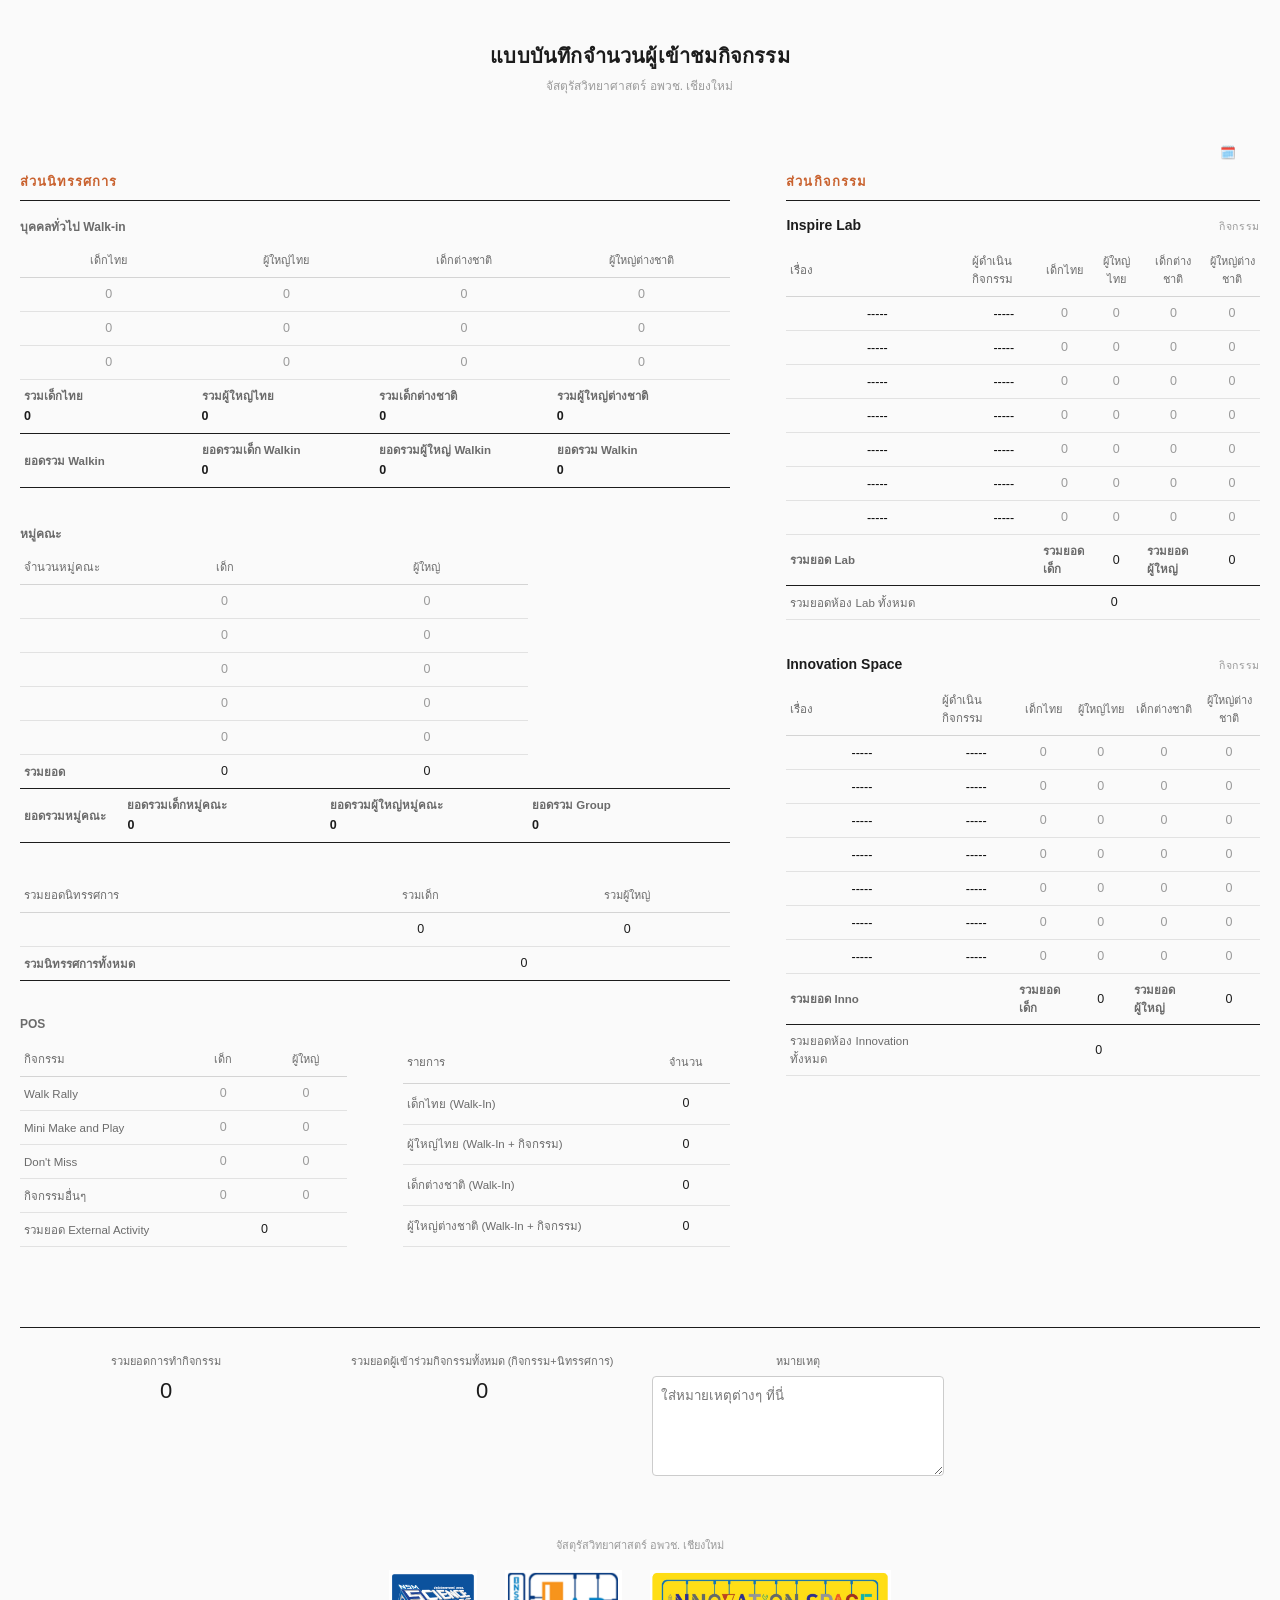
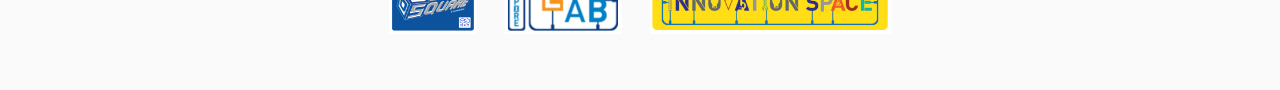
<file: Exhibition/test2.html>
<!DOCTYPE html>
<html lang="th">
<head>
<meta charset="UTF-8">
<title>แบบบันทึกจำนวนผู้เข้าชมกิจกรรม จัสตุรัสวิทยาศาสตร์ อพวช.เชียงใหม่</title>
<style>
  :root{
    --line:#e2e2e2;
    --line-strong:#d4d4d4;
    --ink:#1c1c1c;
    --muted:#9a9a9a;
    --label:#6b6b6b;
    --bg:#fafafa;
    --panel:#ffffff;
    --accent:#c9622f;
  }
  *{ box-sizing:border-box; }
  body{
    margin:0;
    padding:40px 20px;
    background:var(--bg);
    font-family:'Noto Sans Thai','Sarabun',-apple-system,sans-serif;
    color:var(--ink);
  }
  .sheet{
    max-width:1440px;
    margin:0 auto;
  }
  h1{
    text-align:center;
    font-size:20px;
    font-weight:600;
    letter-spacing:.01em;
    margin:0 0 4px;
  }
  .subtitle{
    text-align:center;
    font-size:12px;
    color:var(--muted);
    margin:0 0 40px;
  }
  .columns{
    display:grid;
    grid-template-columns:1.5fr 1fr;
    gap:56px;
  }
  .col-title{
    font-size:13px;
    font-weight:600;
    letter-spacing:.08em;
    text-transform:uppercase;
    color:var(--accent);
    margin:0 0 16px;
    padding-bottom:8px;
    border-bottom:1px solid var(--ink);
  }
  .block{ margin-bottom:36px; }
  .block-label{
    font-size:12px;
    font-weight:600;
    color:var(--label);
    margin:0 0 8px;
  }
  table{
    border-collapse:collapse;
    width:100%;
  }
  th, td{
    border-bottom:1px solid var(--line);
    padding:7px 4px;
    text-align:center;
    font-size:12.5px;
    font-weight:400;
  }
  th{
    font-weight:500;
    color:var(--label);
    font-size:11px;
    border-bottom:1px solid var(--line-strong);
    padding-bottom:8px;
  }
  th.rowlabel, td.rowlabel{
    text-align:left;
    color:var(--label);
    font-weight:500;
    font-size:11.5px;
  }
  tr.total td{
    font-weight:600;
    border-top:1px solid var(--ink);
    border-bottom:1px solid var(--ink);
  }
  tr.spacer td{
    border:none;
    padding:2px 0;
  }
  input[type=text]{
    width:100%;
    max-width:60px;
    border:none;
    border-bottom:1px solid transparent;
    text-align:center;
    background:transparent;
    font-family:inherit;
    font-size:12.5px;
    color:var(--ink);
    padding:2px 0;
  }
  input[type=text].wide{ max-width:none; text-align:left; }
  input::placeholder{
    color:var(--muted);
    font-weight:300;
  }
  input[type=text]:focus{
    outline:none;
    border-bottom:1px solid var(--accent);
  }
  .lab-head{
    display:flex;
    align-items:baseline;
    justify-content:space-between;
    margin-bottom:10px;
  }
  .lab-head .name{
    font-size:14px;
    font-weight:600;
  }
  .lab-head .tag{
    font-size:10.5px;
    color:var(--muted);
    text-transform:uppercase;
    letter-spacing:.06em;
  }
  .summary{
    margin-top:44px;
    padding-top:24px;
    border-top:1px solid var(--ink);
    display:grid;
    grid-template-columns:repeat(4, 1fr);
    gap:24px;
  }
  .summary .stat{
    text-align:center;
  }
  .summary .stat .lbl{
    font-size:11px;
    color:var(--label);
    margin-bottom:6px;
  }
  .summary .stat input{
    max-width:none;
    width:100%;
    font-size:22px;
    font-weight:300;
    text-align:center;
  }
  .pos-grid{
    display:grid;
    grid-template-columns:1fr 1fr;
    gap:56px;
    margin-top:12px;
  }
  footer{
    text-align:center;
    font-size:11px;
    color:var(--muted);
    margin-top:56px;
  }
  @media (max-width:900px){
    .columns{ grid-template-columns:1fr; }
    .summary{ grid-template-columns:repeat(2,1fr); }
  }

.date-row{
    display:flex;
    justify-content:flex-end;
    align-items:center;
    gap:12px;
    font-size:18px;
}

.calendar-btn{
    position:relative;
    cursor:pointer;
    font-family:inherit;
    font-size:12.5px;
    line-height:1;
}

.calendar-btn input{
    position:absolute;
    inset:0;
    opacity:0;
    cursor:pointer;
    width:100%;
    height:100%;
}
.staff-select,
.inspirelab-activity-select,
.innovationspace-activity-select {
    width: 100%;
    border: none;
    outline: none;
    background: transparent;
    appearance: none;
    -webkit-appearance: none;
    -moz-appearance: none;
    font-size: inherit;
    font-family: inherit;
    text-align: center;
    cursor: pointer;
}

.staff-select::-ms-expand,
.inspirelab-activity-select::-ms-expand,
.innovationspace-activity-select::-ms-expand {
    display: none;
}

/* small readonly total inputs inside rowlabel cells */
td.rowlabel input[readonly]{
    max-width:none;
    text-align:left;
    font-weight:600;
    margin-top:2px;
}

</style>
</head>
<body>
<div class="sheet">
    <h1>แบบบันทึกจำนวนผู้เข้าชมกิจกรรม</h1>
    <p class="subtitle">จัสตุรัสวิทยาศาสตร์ อพวช. เชียงใหม่</p>

<div class="date-row">
    <label class="calendar-btn">
        🗓️
        <input type="date" id="visitDate">
    </label>

    <span id="thaiDate"></span>
    <p></p>
</div>
  <div class="columns">
    <!-- ================= LEFT: นิทรรศการ ================= -->
    <div>
      <p class="col-title">ส่วนนิทรรศการ</p>

      <div class="block">
        <p class="block-label">บุคคลทั่วไป Walk-in</p>
        <table>
          <tr>
    <th>เด็กไทย</th>
    <th>ผู้ใหญ่ไทย</th>
    <th>เด็กต่างชาติ</th>
    <th>ผู้ใหญ่ต่างชาติ</th>
</tr>

<tr>
    <td><input type="text" name="walkin_child_th_1" id="walkin_child_th_1" placeholder="0" oninput="updateWalkinTotal()"></td>
    <td><input type="text" name="walkin_adult_th_1" id="walkin_adult_th_1" placeholder="0" oninput="updateWalkinTotal()"></td>
    <td><input type="text" name="walkin_child_intl_1" id="walkin_child_intl_1" placeholder="0" oninput="updateWalkinTotal()"></td>
    <td><input type="text" name="walkin_adult_intl_1" id="walkin_adult_intl_1" placeholder="0" oninput="updateWalkinTotal()"></td>
</tr>

<tr>
    <td><input type="text" name="walkin_child_th_2" id="walkin_child_th_2" placeholder="0" oninput="updateWalkinTotal()"></td>
    <td><input type="text" name="walkin_adult_th_2" id="walkin_adult_th_2" placeholder="0" oninput="updateWalkinTotal()"></td>
    <td><input type="text" name="walkin_child_intl_2" id="walkin_child_intl_2" placeholder="0" oninput="updateWalkinTotal()"></td>
    <td><input type="text" name="walkin_adult_intl_2" id="walkin_adult_intl_2" placeholder="0" oninput="updateWalkinTotal()"></td>
</tr>

<tr>
    <td><input type="text" name="walkin_child_th_3" id="walkin_child_th_3" placeholder="0" oninput="updateWalkinTotal()"></td>
    <td><input type="text" name="walkin_adult_th_3" id="walkin_adult_th_3" placeholder="0" oninput="updateWalkinTotal()"></td>
    <td><input type="text" name="walkin_child_intl_3" id="walkin_child_intl_3" placeholder="0" oninput="updateWalkinTotal()"></td>
    <td><input type="text" name="walkin_adult_intl_3" id="walkin_adult_intl_3" placeholder="0" oninput="updateWalkinTotal()"></td>
</tr>

<tr class="total">
    <td class="rowlabel">รวมเด็กไทย<br><input type="text" id="walkin_child_th_total" readonly placeholder="0"></td>
    <td class="rowlabel">รวมผู้ใหญ่ไทย<br><input type="text" id="walkin_adult_th_total" readonly placeholder="0"></td>
    <td class="rowlabel">รวมเด็กต่างชาติ<br><input type="text" id="walkin_child_intl_total" readonly placeholder="0"></td>
    <td class="rowlabel">รวมผู้ใหญ่ต่างชาติ<br><input type="text" id="walkin_adult_intl_total" readonly placeholder="0"></td>
</tr>
<tr class="total">
    <td class="rowlabel">ยอดรวม Walkin</td>
    <td class="rowlabel">ยอดรวมเด็ก Walkin<br><input type="text" id="walkin_child_grand_total" readonly placeholder="0"></td>
    <td class="rowlabel">ยอดรวมผู้ใหญ่ Walkin<br><input type="text" id="walkin_adult_grand_total" readonly placeholder="0"></td>
    <td class="rowlabel" colspan="2">ยอดรวม Walkin<br><input type="text" id="walkin_grand_total" readonly placeholder="0" style="max-width:none;"></td>
</tr>
        </table>
      </div>

      <div class="block">
        <p class="block-label">หมู่คณะ</p>
        <table>
          <tr><th class="rowlabel">จำนวนหมู่คณะ</th><th>เด็ก</th><th>ผู้ใหญ่</th></tr>
          <tr>
    <td></td>

    <td><input type="text" name="group_child_1" id="group_child_1" placeholder="0" oninput="updateGroupTotal()"></td>
    <td><input type="text" name="group_adult_1" id="group_adult_1" placeholder="0" oninput="updateGroupTotal()"></td>
</tr>

<tr>
    <td></td>
    <td><input type="text" name="group_child_2" id="group_child_2" placeholder="0" oninput="updateGroupTotal()"></td>
    <td><input type="text" name="group_adult_2" id="group_adult_2" placeholder="0" oninput="updateGroupTotal()"></td>
</tr>

<tr>
    <td></td>
    <td><input type="text" name="group_child_3" id="group_child_3" placeholder="0" oninput="updateGroupTotal()"></td>
    <td><input type="text" name="group_adult_3" id="group_adult_3" placeholder="0" oninput="updateGroupTotal()"></td>
</tr>

<tr>
    <td></td>
    <td><input type="text" name="group_child_4" id="group_child_4" placeholder="0" oninput="updateGroupTotal()"></td>
    <td><input type="text" name="group_adult_4" id="group_adult_4" placeholder="0" oninput="updateGroupTotal()"></td>
</tr>

<tr>
    <td></td>
    <td><input type="text" name="group_child_5" id="group_child_5" placeholder="0" oninput="updateGroupTotal()"></td>
    <td><input type="text" name="group_adult_5" id="group_adult_5" placeholder="0" oninput="updateGroupTotal()"></td>
</tr>

<tr class="total">
    <td class="rowlabel">รวมยอด</td>
    <td><input type="text" name="group_child_total" id="group_child_total" placeholder="0" readonly></td>
    <td><input type="text" name="group_adult_total" id="group_adult_total" placeholder="0" readonly></td>
</tr>
<tr class="total">
    <td class="rowlabel">ยอดรวมหมู่คณะ</td>
    <td class="rowlabel">ยอดรวมเด็กหมู่คณะ<br><input type="text" id="group_child_grand_total" readonly placeholder="0"></td>
    <td class="rowlabel">ยอดรวมผู้ใหญ่หมู่คณะ<br><input type="text" id="group_adult_grand_total" readonly placeholder="0"></td>
    <td class="rowlabel" colspan="2">ยอดรวม Group<br><input type="text" id="group_grand_total" readonly placeholder="0" style="max-width:none;"></td>

</tr>
        </table>
      </div>

      <div class="block">
        <table>
                  <tr>
            <th class="rowlabel">รวมยอดนิทรรศการ</th>
            <th>รวมเด็ก</th>
            <th>รวมผู้ใหญ่</th>
        </tr>

        <tr>
            <td></td>
            <td><input type="text" id="exhibition_total_child" readonly></td>
            <td><input type="text" id="exhibition_total_adult" readonly></td>
        </tr>

        <tr class="total">
            <td class="rowlabel">รวมนิทรรศการทั้งหมด</td>
            <td colspan="2">
                <input type="text" id="exhibition_grand_total" readonly style="max-width:none;">
            </td>
        </tr>
        </table>
      </div>
           <div class="block">
        <p class="block-label">POS</p>
        <div class="pos-grid">
<table>
    <tr>
        <th class="rowlabel">กิจกรรม</th>
        <th>เด็ก</th>
        <th>ผู้ใหญ่</th>
    </tr>

 <tr>
            <td class="rowlabel">Walk Rally</td>
            <td>
                <input type="text"
                       name="activity_walkrally_child"
                       id="activity_walkrally_child"
                       placeholder="0"
                       oninput="updateExternalTotal()">
            </td>
            <td>
                <input type="text"
                       name="activity_walkrally_adult"
                       id="activity_walkrally_adult"
                       placeholder="0"
                       oninput="updateExternalTotal()">
            </td>
        </tr>

        <tr>
            <td class="rowlabel">Mini Make and Play</td>
            <td>
                <input type="text"
                       name="activity_miniplay_child"
                       id="activity_miniplay_child"
                       placeholder="0"
                       oninput="updateExternalTotal()">
            </td>
            <td>
                <input type="text"
                       name="activity_miniplay_adult"
                       id="activity_miniplay_adult"
                       placeholder="0"
                       oninput="updateExternalTotal()">
            </td>
        </tr>

        <tr>
            <td class="rowlabel">Don't Miss</td>
            <td>
                <input type="text"
                       name="activity_other1_child"
                       id="activity_other1_child"
                       placeholder="0"
                       oninput="updateExternalTotal()">
            </td>
            <td>
                <input type="text"
                       name="activity_other1_adult"
                       id="activity_other1_adult"
                       placeholder="0"
                       oninput="updateExternalTotal()">
            </td>
        </tr>

        <tr>
            <td class="rowlabel">กิจกรรมอื่นๆ</td>
            <td>
                <input type="text"
                       name="activity_other2_child"
                       id="activity_other2_child"
                       placeholder="0"
                       oninput="updateExternalTotal()">
            </td>
            <td>
                <input type="text"
                       name="activity_other2_adult"
                       id="activity_other2_adult"
                       placeholder="0"
                       oninput="updateExternalTotal()">
            </td>
        </tr>

        <!-- ยอดรวม External -->
        <tr class="total-room">
    <td class="rowlabel">รวมยอด External Activity</td>
    <td colspan="2">
        <input type="text"
               name="external_rooms_total"
               id="external_rooms_total"
               placeholder="0"
               readonly
               style="width:100%;">
    </td>
</tr>
</table>
            <table>
            <tr><th class="rowlabel">รายการ</th><th>จำนวน</th></tr>
            <tr><td class="rowlabel">เด็กไทย (Walk-In)</td><td><input type="text" name="pos_child_th" id="pos_child_th" placeholder="0" readonly></td></tr>
            <tr><td class="rowlabel">ผู้ใหญ่ไทย (Walk-In + กิจกรรม)</td><td><input type="text" name="pos_adult_th" id="pos_adult_th" placeholder="0" readonly></td></tr>
            <tr><td class="rowlabel">เด็กต่างชาติ (Walk-In)</td><td><input type="text" name="pos_child_intl" id="pos_child_intl" placeholder="0" readonly></td></tr>
            <tr><td class="rowlabel">ผู้ใหญ่ต่างชาติ (Walk-In + กิจกรรม)</td><td><input type="text" name="pos_adult_intl" id="pos_adult_intl" placeholder="0" readonly></td></tr>
          </table>

        </div>
      </div>
    </div>

    <!-- ================= RIGHT: กิจกรรม ================= -->
    <div>
      <p class="col-title">ส่วนกิจกรรม</p>

      <div class="block">
        <div class="lab-head"><span class="name">Inspire Lab</span><span class="tag">กิจกรรม</span></div>
        <table>
          <tr>
            <th class="rowlabel">เรื่อง</th>
            <th class="rowlabel">ผู้ดำเนินกิจกรรม</th>
            <th>เด็กไทย</th>
            <th>ผู้ใหญ่ไทย</th>
            <th>เด็กต่างชาติ</th>
            <th>ผู้ใหญ่ต่างชาติ</th></tr>


    <!-- ================= inspire1 ================= -->
            <tr>
           <td>
            <select name="inspirelab_activity_1"
                    id="inspirelab_activity_1"
                    class="inspirelab-activity-select">
                <option value="">เลือกกิจกรรมห้องแลป</option>
            </select>
        </td>            <td>
                <select name="inspire_staff_1" id="inspire_staff_1" class="staff-select">
                    <option value="">-----</option>
                </select>
            </td>

            <td><input type="text" name="inspire_child_th_1" id="inspire_child_th_1" placeholder="0" oninput="updateInspireTotal()"></td>
            <td><input type="text" name="inspire_adult_th_1" id="inspire_adult_th_1" placeholder="0" oninput="updateInspireTotal()"></td>
            <td><input type="text" name="inspire_child_intl_1" id="inspire_child_intl_1" placeholder="0" oninput="updateInspireTotal()"></td>
            <td><input type="text" name="inspire_adult_intl_1" id="inspire_adult_intl_1" placeholder="0" oninput="updateInspireTotal()"></td>
          </tr>
          <tr>
<!-- ================= inspire2 ================= -->
            <td>
            <select name="inspirelab_activity_2"
                    id="inspirelab_activity_2"
                    class="inspirelab-activity-select">
                <option value="">เลือกกิจกรรมห้องแลป</option>
            </select>
        </td>
                        <td>
                <select name="inspire_staff_2" id="inspire_staff_2" class="staff-select">
                    <option value="">-----</option>
                </select>
            </td>
            <td><input type="text" name="inspire_child_th_2" id="inspire_child_th_2" placeholder="0" oninput="updateInspireTotal()"></td>
            <td><input type="text" name="inspire_adult_th_2" id="inspire_adult_th_2" placeholder="0" oninput="updateInspireTotal()"></td>
            <td><input type="text" name="inspire_child_intl_2" id="inspire_child_intl_2" placeholder="0" oninput="updateInspireTotal()"></td>
            <td><input type="text" name="inspire_adult_intl_2" id="inspire_adult_intl_2" placeholder="0" oninput="updateInspireTotal()"></td>          </tr>
          <tr>

            <!-- ================= inspire3 ================= -->
            <td>
            <select name="inspirelab_activity_3"
                    id="inspirelab_activity_3"
                    class="inspirelab-activity-select">
                <option value="">เลือกกิจกรรมห้องแลป</option>
            </select>
        </td>
            <td>
                <select name="inspire_staff_3" id="inspire_staff_3" class="staff-select">
                    <option value="">-----</option>
                </select>
            </td>
            <td><input type="text" name="inspire_child_th_3" id="inspire_child_th_3" placeholder="0" oninput="updateInspireTotal()"></td>
            <td><input type="text" name="inspire_adult_th_3" id="inspire_adult_th_3" placeholder="0" oninput="updateInspireTotal()"></td>
            <td><input type="text" name="inspire_child_intl_3" id="inspire_child_intl_3" placeholder="0" oninput="updateInspireTotal()"></td>
            <td><input type="text" name="inspire_adult_intl_3" id="inspire_adult_intl_3" placeholder="0" oninput="updateInspireTotal()"></td>          </tr>

          <tr>
          <!-- ================= inspire4 ================= -->
        <td>
            <select name="inspirelab_activity_4"
                    id="inspirelab_activity_4"
                    class="inspirelab-activity-select">
                <option value="">เลือกกิจกรรมห้องแลป</option>
            </select>
        </td>
                        <td>
                <select name="inspire_staff_4" id="inspire_staff_4" class="staff-select">
                    <option value="">-----</option>
                </select>
            </td>
            <td><input type="text" name="inspire_child_th_4" id="inspire_child_th_4" placeholder="0" oninput="updateInspireTotal()"></td>
            <td><input type="text" name="inspire_adult_th_4" id="inspire_adult_th_4" placeholder="0" oninput="updateInspireTotal()"></td>
            <td><input type="text" name="inspire_child_intl_4" id="inspire_child_intl_4" placeholder="0" oninput="updateInspireTotal()"></td>
            <td><input type="text" name="inspire_adult_intl_4" id="inspire_adult_intl_4" placeholder="0" oninput="updateInspireTotal()"></td>          </tr>
          <tr>
<!-- ================= inspire5 ================= -->
           <td>
            <select name="inspirelab_activity_5"
                    id="inspirelab_activity_5"
                    class="inspirelab-activity-select">
                <option value="">เลือกกิจกรรมห้องแลป</option>
            </select>
        </td>            <td>
                <select name="inspire_staff_5" id="inspire_staff_5" class="staff-select">
                    <option value="">-----</option>
                </select>
            </td>
            <td><input type="text" name="inspire_child_th_5" id="inspire_child_th_5" placeholder="0" oninput="updateInspireTotal()"></td>
            <td><input type="text" name="inspire_adult_th_5" id="inspire_adult_th_5" placeholder="0" oninput="updateInspireTotal()"></td>
            <td><input type="text" name="inspire_child_intl_5" id="inspire_child_intl_5" placeholder="0" oninput="updateInspireTotal()"></td>
            <td><input type="text" name="inspire_adult_intl_5" id="inspire_adult_intl_5" placeholder="0" oninput="updateInspireTotal()"></td>          </tr>

<tr>
<!-- ================= inspire6 ================= -->
            <td>
            <select name="inspirelab_activity_6"
                    id="inspirelab_activity_6"
                    class="inspirelab-activity-select">
                <option value="">เลือกกิจกรรมห้องแลป</option>
            </select>
        </td>
            <td>
                <select name="inspire_staff_6" id="inspire_staff_6" class="staff-select">
                    <option value="">-----</option>
                </select>
            </td>
            <td><input type="text" name="inspire_child_th_6" id="inspire_child_th_6" placeholder="0" oninput="updateInspireTotal()"></td>
            <td><input type="text" name="inspire_adult_th_6" id="inspire_adult_th_6" placeholder="0" oninput="updateInspireTotal()"></td>
            <td><input type="text" name="inspire_child_intl_6" id="inspire_child_intl_6" placeholder="0" oninput="updateInspireTotal()"></td>
            <td><input type="text" name="inspire_adult_intl_6" id="inspire_adult_intl_6" placeholder="0" oninput="updateInspireTotal()"></td>          </tr>

<tr>
<!-- ================= inspire7 ================= -->
            <td>
            <select name="inspirelab_activity_7"
                    id="inspirelab_activity_7"
                    class="inspirelab-activity-select">
                <option value="">เลือกกิจกรรมห้องแลป</option>
            </select>
        </td>
            <td>
                <select name="inspire_staff_7" id="inspire_staff_7" class="staff-select">
                    <option value="">-----</option>
                </select>
            </td>
            <td><input type="text" name="inspire_child_th_7" id="inspire_child_th_7" placeholder="0" oninput="updateInspireTotal()"></td>
            <td><input type="text" name="inspire_adult_th_7" id="inspire_adult_th_7" placeholder="0" oninput="updateInspireTotal()"></td>
            <td><input type="text" name="inspire_child_intl_7" id="inspire_child_intl_7" placeholder="0" oninput="updateInspireTotal()"></td>
            <td><input type="text" name="inspire_adult_intl_7" id="inspire_adult_intl_7" placeholder="0" oninput="updateInspireTotal()"></td>
        </tr>



      <tr class="total">
    <td class="rowlabel">รวมยอด Lab</td>
    <td></td>

    <td class="rowlabel">รวมยอดเด็ก</td>
    <td>
        <input type="text" name="inspire_child_total" id="inspire_child_total" readonly>
    </td>

    <td class="rowlabel">รวมยอดผู้ใหญ่</td>
    <td>
        <input type="text" name="inspire_adult_total" id="inspire_adult_total" readonly>
    </td>

    <!-- ซ่อนไว้สำหรับใช้คำนวณ -->
    <td style="display:none;">
        <input type="text" name="inspire_child_th_total" id="inspire_child_th_total" readonly>
    </td>

    <td style="display:none;">
        <input type="text" name="inspire_adult_th_total" id="inspire_adult_th_total" readonly>
    </td>

    <td style="display:none;">
        <input type="text" name="inspire_child_intl_total" id="inspire_child_intl_total" readonly>
    </td>

    <td style="display:none;">
        <input type="text" name="inspire_adult_intl_total" id="inspire_adult_intl_total" readonly>
    </td>
</tr>

<tr class="total-room">
    <td class="rowlabel">รวมยอดห้อง Lab ทั้งหมด</td>
    <td colspan="5">
        <input type="text"
               name="inspire_rooms_total"
               id="inspire_rooms_total"
               readonly
               style="width:100%;">
    </td>

    <td style="display:none;"></td>
    <td style="display:none;"></td>
    <td style="display:none;"></td>
    <td style="display:none;"></td>
</tr>
              </table>
      </div>

      <div class="block">
        <div class="lab-head"><span class="name">Innovation Space</span><span class="tag">กิจกรรม</span></div>
        <table>
          <tr><th class="rowlabel">เรื่อง</th><th class="rowlabel">ผู้ดำเนินกิจกรรม</th><th>เด็กไทย</th><th>ผู้ใหญ่ไทย</th><th>เด็กต่างชาติ</th><th>ผู้ใหญ่ต่างชาติ</th></tr>
          <!-- ================= Innovation1 ================= -->
          <tr>
            <td>
            <select name="Innovation_activity_1"
                    id="innovationspace_activity_1"
                    class="innovationspace-activity-select">
                <option value="">เลือกกิจกรรมห้อง Innovation</option>
            </select>
        </td>
            <td>
                <select name="innovation_staff_1" id="innovation_staff_1" class="staff-select">
                    <option value="">-----</option>
                </select>
            </td>
            <td><input type="text" name="innovation_child_th_1" id="innovation_child_th_1" placeholder="0" oninput="updateInnovationTotal()"></td>
            <td><input type="text" name="innovation_adult_th_1" id="innovation_adult_th_1" placeholder="0" oninput="updateInnovationTotal()"></td>
            <td><input type="text" name="innovation_child_intl_1" id="innovation_child_intl_1" placeholder="0" oninput="updateInnovationTotal()"></td>
            <td><input type="text" name="innovation_adult_intl_1" id="innovation_adult_intl_1" placeholder="0" oninput="updateInnovationTotal()"></td>
        </tr>
          <!-- ================= Innovation2 ================= -->
          <tr>
           <td>
            <select name="Innovation_activity_2"
                    id="innovationspace_activity_2"
                    class="innovationspace-activity-select">
                <option value="">เลือกกิจกรรมห้อง Innovation</option>
            </select>
        </td>            <td>
                <select name="innovation_staff_2" id="innovation_staff_2" class="staff-select">
                    <option value="">-----</option>
                </select>
            </td>
            <td><input type="text" name="innovation_child_th_2" id="innovation_child_th_2" placeholder="0" oninput="updateInnovationTotal()"></td>
            <td><input type="text" name="innovation_adult_th_2" id="innovation_adult_th_2" placeholder="0" oninput="updateInnovationTotal()"></td>
            <td><input type="text" name="innovation_child_intl_2" id="innovation_child_intl_2" placeholder="0" oninput="updateInnovationTotal()"></td>
            <td><input type="text" name="innovation_adult_intl_2" id="innovation_adult_intl_2" placeholder="0" oninput="updateInnovationTotal()"></td>
        </tr>
          <!-- ================= Innovation3 ================= -->
          <tr>
           <td>
            <select name="Innovation_activity_3"
                    id="innovationspace_activity_3"
                    class="innovationspace-activity-select">
                <option value="">เลือกกิจกรรมห้อง Innovation</option>
            </select>
        </td>
            <td>
                <select name="innovation_staff_3" id="innovation_staff_3" class="staff-select">
                    <option value="">-----</option>
                </select>
            </td>
            <td><input type="text" name="innovation_child_th_3" id="innovation_child_th_3" placeholder="0" oninput="updateInnovationTotal()"></td>
            <td><input type="text" name="innovation_adult_th_3" id="innovation_adult_th_3" placeholder="0" oninput="updateInnovationTotal()"></td>
            <td><input type="text" name="innovation_child_intl_3" id="innovation_child_intl_3" placeholder="0" oninput="updateInnovationTotal()"></td>
            <td><input type="text" name="innovation_adult_intl_3" id="innovation_adult_intl_3" placeholder="0" oninput="updateInnovationTotal()"></td>
          </tr>
                    <!-- ================= Innovation4 ================= -->
          <tr>
            <td>
            <select name="Innovation_activity_4"
                    id="innovationspace_activity_4"
                    class="innovationspace-activity-select">
                <option value="">เลือกกิจกรรมห้อง Innovation</option>
            </select>
        </td>
            <td>
                <select name="innovation_staff_4" id="innovation_staff_4" class="staff-select">
                    <option value="">-----</option>
                </select>
            </td>
            <td><input type="text" name="innovation_child_th_4" id="innovation_child_th_4" placeholder="0" oninput="updateInnovationTotal()"></td>
            <td><input type="text" name="innovation_adult_th_4" id="innovation_adult_th_4" placeholder="0" oninput="updateInnovationTotal()"></td>
            <td><input type="text" name="innovation_child_intl_4" id="innovation_child_intl_4" placeholder="0" oninput="updateInnovationTotal()"></td>
            <td><input type="text" name="innovation_adult_intl_4" id="innovation_adult_intl_4" placeholder="0" oninput="updateInnovationTotal()"></td>
          </tr>
                    <!-- ================= Innovation5 ================= -->
          <tr>
            <td>
            <select name="Innovation_activity_5"
                    id="innovationspace_activity_5"
                    class="innovationspace-activity-select">
                <option value="">เลือกกิจกรรมห้อง Innovation</option>
            </select>
        </td>
            <td>
                <select name="innovation_staff_5" id="innovation_staff_5" class="staff-select">
                    <option value="">-----</option>
                </select>
            </td>
            <td><input type="text" name="innovation_child_th_5" id="innovation_child_th_5" placeholder="0" oninput="updateInnovationTotal()"></td>
            <td><input type="text" name="innovation_adult_th_5" id="innovation_adult_th_5" placeholder="0" oninput="updateInnovationTotal()"></td>
            <td><input type="text" name="innovation_child_intl_5" id="innovation_child_intl_5" placeholder="0" oninput="updateInnovationTotal()"></td>
            <td><input type="text" name="innovation_adult_intl_5" id="innovation_adult_intl_5" placeholder="0" oninput="updateInnovationTotal()"></td>
          </tr>
                    <!-- ================= Innovation6 ================= -->
          <tr>
            <td>
            <select name="Innovation_activity_6"
                    id="innovationspace_activity_6"
                    class="innovationspace-activity-select">
                <option value="">เลือกกิจกรรมห้อง Innovation</option>
            </select>
        </td>
            <td>
                <select name="innovation_staff_6" id="innovation_staff_6" class="staff-select">
                    <option value="">-----</option>
                </select>
            </td>
            <td><input type="text" name="innovation_child_th_6" id="innovation_child_th_6" placeholder="0" oninput="updateInnovationTotal()"></td>
            <td><input type="text" name="innovation_adult_th_6" id="innovation_adult_th_6" placeholder="0" oninput="updateInnovationTotal()"></td>
            <td><input type="text" name="innovation_child_intl_6" id="innovation_child_intl_6" placeholder="0" oninput="updateInnovationTotal()"></td>
            <td><input type="text" name="innovation_adult_intl_6" id="innovation_adult_intl_6" placeholder="0" oninput="updateInnovationTotal()"></td>
          </tr>
                    <!-- ================= Innovation7 ================= -->
          <tr>
            <td>
            <select name="Innovation_activity_7"
                    id="innovationspace_activity_7"
                    class="innovationspace-activity-select">
                <option value="">เลือกกิจกรรมห้อง Innovation</option>
            </select>
        </td>
            <td>
                <select name="innovation_staff_7" id="innovation_staff_7" class="staff-select">
                    <option value="">-----</option>
                </select>
            </td>
            <td><input type="text" name="innovation_child_th_7" id="innovation_child_th_7" placeholder="0" oninput="updateInnovationTotal()"></td>
            <td><input type="text" name="innovation_adult_th_7" id="innovation_adult_th_7" placeholder="0" oninput="updateInnovationTotal()"></td>
            <td><input type="text" name="innovation_child_intl_7" id="innovation_child_intl_7" placeholder="0" oninput="updateInnovationTotal()"></td>
            <td><input type="text" name="innovation_adult_intl_7" id="innovation_adult_intl_7" placeholder="0" oninput="updateInnovationTotal()"></td>
          </tr>
     <tr class="total">
    <td class="rowlabel">รวมยอด Inno</td>
    <td></td>

    <td class="rowlabel">รวมยอดเด็ก</td>
    <td>
        <input type="text" name="innovation_child_total" id="innovation_child_total" readonly>
    </td>

    <td class="rowlabel">รวมยอดผู้ใหญ่</td>
    <td>
        <input type="text" name="innovation_adult_total" id="innovation_adult_total" readonly>
    </td>

    <!-- ซ่อนไว้สำหรับใช้คำนวณ -->
    <td style="display:none;">
        <input type="text" name="innovation_child_th_total" id="innovation_child_th_total" readonly>
    </td>

    <td style="display:none;">
        <input type="text" name="innovation_adult_th_total" id="innovation_adult_th_total" readonly>
    </td>

    <td style="display:none;">
        <input type="text" name="innovation_child_intl_total" id="innovation_child_intl_total" readonly>
    </td>

    <td style="display:none;">
        <input type="text" name="innovation_adult_intl_total" id="innovation_adult_intl_total" readonly>
    </td>
</tr>

<tr class="total-room">
    <td class="rowlabel">รวมยอดห้อง Innovation ทั้งหมด</td>
    <td colspan="5">
        <input type="text"
               name="innovation_rooms_total"
               id="innovation_rooms_total"
               readonly
               style="width:100%;">
    </td>

    <td style="display:none;"></td>
    <td style="display:none;"></td>
    <td style="display:none;"></td>
    <td style="display:none;"></td>
</tr>
              </table>
      </div>
    </div>
  </div>

<div class="summary">

    <div class="stat">
        <div class="lbl">รวมยอดการทำกิจกรรม</div>

        <input type="text"
               name="summary_activity_total"
               id="summary_activity_total"
               readonly
               placeholder="0">
    </div>

    <div class="stat">
        <div class="lbl">
            รวมยอดผู้เข้าร่วมกิจกรรมทั้งหมด (กิจกรรม+นิทรรศการ)
        </div>

        <input type="text"
               name="summary_AllDay_participants"
               id="summary_AllDay_participants"
               readonly
               placeholder="0">
    </div>

    <div class="stat">
        <div class="lbl">หมายเหตุ</div>

        <textarea name="notes"
                  id="notes"
                  placeholder="ใส่หมายเหตุต่างๆ ที่นี่"
                  style="width: 100%; min-height: 100px; padding: 8px; border: 1px solid #ccc; border-radius: 4px; font-family: Arial, sans-serif;"></textarea>
    </div>

</div>

    <footer>จัสตุรัสวิทยาศาสตร์ อพวช. เชียงใหม่</footer>

    <p></p>
    <div style="text-align:center; margin:16px 0;">
        <img src="./Logo/NSMLOGO.png" alt="Logo 1" style="height:64px; margin:0 12px; vertical-align:middle;">
        <img src="./Logo/InspireLAB.png" alt="Logo 2" style="height:64px; margin:0 12px; vertical-align:middle;">
        <img src="./Logo/Innovationspace.png" alt="Logo 3" style="height:64px; margin:0 12px; vertical-align:middle;">
    </div>

    <script>
const days = [
    "วันอาทิตย์","วันจันทร์","วันอังคาร",
    "วันพุธ","วันพฤหัสบดี","วันศุกร์","วันเสาร์"
];

const months = [
    "มกราคม","กุมภาพันธ์","มีนาคม","เมษายน",
    "พฤษภาคม","มิถุนายน","กรกฎาคม","สิงหาคม",
    "กันยายน","ตุลาคม","พฤศจิกายน","ธันวาคม"
];

document.getElementById("visitDate").addEventListener("change", function () {

    const d = new Date(this.value);

    document.getElementById("thaiDate").textContent =
        `${days[d.getDay()]} ที่ ${d.getDate()} ${months[d.getMonth()]} พ.ศ. ${d.getFullYear()+543}`;
});


function updateWalkinTotal() {
    const groups = [
        "walkin_child_th",
        "walkin_adult_th",
        "walkin_child_intl",
        "walkin_adult_intl"
    ];

    groups.forEach(group => {
        let total = 0;
        for (let i = 1; i <= 3; i++) {
            total += parseInt(document.getElementById(group + "_" + i).value) || 0;
        }
        document.getElementById(group + "_total").value = total;
    });

    const childTotal =
        (parseInt(document.getElementById("walkin_child_th_total").value) || 0) +
        (parseInt(document.getElementById("walkin_child_intl_total").value) || 0);

    const adultTotal =
        (parseInt(document.getElementById("walkin_adult_th_total").value) || 0) +
        (parseInt(document.getElementById("walkin_adult_intl_total").value) || 0);

    document.getElementById("walkin_child_grand_total").value = childTotal;
    document.getElementById("walkin_adult_grand_total").value = adultTotal;
    document.getElementById("walkin_grand_total").value = childTotal + adultTotal;

    UpdateExhibition();
    updatePOSTotal();
}


function updateGroupTotal() {
    let childTotal = 0;
    let adultTotal = 0;

    for (let i = 1; i <= 5; i++) {
        childTotal += parseInt(document.getElementById("group_child_" + i).value) || 0;
        adultTotal += parseInt(document.getElementById("group_adult_" + i).value) || 0;
    }

    document.getElementById("group_child_total").value = childTotal;
    document.getElementById("group_adult_total").value = adultTotal;

    document.getElementById("group_child_grand_total").value = childTotal;
    document.getElementById("group_adult_grand_total").value = adultTotal;
    document.getElementById("group_grand_total").value = childTotal + adultTotal;


    UpdateExhibition();
}


// =====================
// รวมยอดนิทรรศการ
// =====================
function UpdateExhibition() {

    const child =
        (parseInt(document.getElementById("group_child_total").value) || 0) +
        (parseInt(document.getElementById("walkin_child_th_total").value) || 0) +
        (parseInt(document.getElementById("walkin_child_intl_total").value) || 0);

    const adult =
        (parseInt(document.getElementById("group_adult_total").value) || 0) +
        (parseInt(document.getElementById("walkin_adult_th_total").value) || 0) +
        (parseInt(document.getElementById("walkin_adult_intl_total").value) || 0);

    document.getElementById("exhibition_total_child").value = child;
    document.getElementById("exhibition_total_adult").value = adult;
    document.getElementById("exhibition_grand_total").value = child + adult;

    updateSummaryAllDay();
}


// =====================
// Inspire Lab Activities
// =====================
function updateInspireTotal() {

    let childThTotal = 0;
    let adultThTotal = 0;
    let childIntlTotal = 0;
    let adultIntlTotal = 0;

    for (let i = 1; i <= 7; i++) {

        childThTotal += parseInt(
            document.getElementById("inspire_child_th_" + i).value
        ) || 0;

        adultThTotal += parseInt(
            document.getElementById("inspire_adult_th_" + i).value
        ) || 0;

        childIntlTotal += parseInt(
            document.getElementById("inspire_child_intl_" + i).value
        ) || 0;

        adultIntlTotal += parseInt(
            document.getElementById("inspire_adult_intl_" + i).value
        ) || 0;
    }

    const childTotal = childThTotal + childIntlTotal;
    const adultTotal = adultThTotal + adultIntlTotal;
    const total = childTotal + adultTotal;

    document.getElementById("inspire_child_th_total").value = childThTotal;
    document.getElementById("inspire_adult_th_total").value = adultThTotal;
    document.getElementById("inspire_child_intl_total").value = childIntlTotal;
    document.getElementById("inspire_adult_intl_total").value = adultIntlTotal;

    document.getElementById("inspire_child_total").value = childTotal;
    document.getElementById("inspire_adult_total").value = adultTotal;
    document.getElementById("inspire_rooms_total").value = total;

    // ส่งยอดไป Summary
    updateSummaryActivityTotal();
    updatePOSTotal();
}

// =====================
// Innovation Lab Activities
// =====================
function updateInnovationTotal() {

    let childThTotal = 0;
    let adultThTotal = 0;
    let childIntlTotal = 0;
    let adultIntlTotal = 0;

    for (let i = 1; i <= 7; i++) {

        childThTotal += parseInt(
            document.getElementById("innovation_child_th_" + i).value
        ) || 0;

        adultThTotal += parseInt(
            document.getElementById("innovation_adult_th_" + i).value
        ) || 0;

        childIntlTotal += parseInt(
            document.getElementById("innovation_child_intl_" + i).value
        ) || 0;

        adultIntlTotal += parseInt(
            document.getElementById("innovation_adult_intl_" + i).value
        ) || 0;
    }

    const childTotal = childThTotal + childIntlTotal;
    const adultTotal = adultThTotal + adultIntlTotal;
    const total = childTotal + adultTotal;

    document.getElementById("innovation_child_th_total").value = childThTotal;
    document.getElementById("innovation_adult_th_total").value = adultThTotal;
    document.getElementById("innovation_child_intl_total").value = childIntlTotal;
    document.getElementById("innovation_adult_intl_total").value = adultIntlTotal;

    document.getElementById("innovation_child_total").value = childTotal;
    document.getElementById("innovation_adult_total").value = adultTotal;
    document.getElementById("innovation_rooms_total").value = total;

    // ส่งยอดไป Summary
    updateSummaryActivityTotal();
    updatePOSTotal();
}

const activityStaff = [
    "นล","อิง","ยีน","แนน","แบม","เปรม","เอิร์น","หมอก","-------",
    "เอิร์น","กระตุ้น","เฟิร์น","ป๊อกกี้","เฟิร์น ชาย","ฮาร์ทบีท","เกียร์",
    "ออมสิน","ออม","นุ่น","ครีม","อาร์มมี่","ไนน์","ติณณ์","วรรณ",
    "ติ้นโอ๊ค","กอเกียร์","น้ำฝน","บอล","พี่ปลา","พี่โต"
];

function loadStaffDropdown(){
    const selects = document.querySelectorAll(".staff-select");
    selects.forEach(select => {
        activityStaff.forEach(staff => {
            const option = document.createElement("option");
            option.value = staff;
            option.textContent = staff;
            select.appendChild(option);
        });
    });
}

loadStaffDropdown();


const inspireLabActivities = [
  "ใสปิ๊งไม่ทิ้งเชื้อ","Bath Bomb","ค้นฟ้าคว้ารุ้ง","หอคอยหลากสีกับอัญมณีลึกลับ",
  "ช่อกะเฌอ เฮอร์บาเรียม","ปั้นแป้ง แฝงวิทย์","สติ๊กเกอร์เปลี่ยนสี","ช็อกโกแลตฮาเฮ",
  "เทียนแฟนซี","DIY สบู่ฝังลาย","เยลลี่ไข่ปลา","ไอศกรีมแสนอร่อย","The Skin ​ดูแลแคร์ผิว",
  "ชวนกันคิดชวนกัน Code V.1","ชวนกันคิดชวนกัน Code V.2","ความลับของการซักผ้า",
  "DNA กล้วยๆ","สถานีโยเกิร์ต","หิมะจำลองและผองเพื่อน",
  "Trash to treasure จากขยะล้นโลก สู่ของโปรดชิ้นใหม่"
];

function loadInspireLabActivities() {
    const selects = document.querySelectorAll(".inspirelab-activity-select");
    selects.forEach(select => {
        select.innerHTML = '<option value="">-----</option>';
        inspireLabActivities.forEach(activity => {
            const option = document.createElement("option");
            option.value = activity;
            option.textContent = activity;
            select.appendChild(option);
        });
    });
}

loadInspireLabActivities();

const InnovationSpaceActivities = [
    "แขนกลไฮดรอลิก","บ้านต้านแผ่นดินไหว","ยานอวกาศพิชิตภารกิจ","Bug Battle Bot",
    "สร้างสรรค์จากลังกระดาษ","ใบพัดจักรกล","ยานน้อยลอยลม","ปะติดปะต่อ ข้อต่อของฉัน",
    "DIY My Zodiac","รหัสลับกับรถไฟ","ฉันส่งให้เธอ LEGO STEAM Park","Hydraulic Toy",
    "LED Keychain","Gear Box","My Robot","Light Saber (ดาบแห่งแสง)","เรื่องของฟันเฟือง",
    "Car racing","Spinning Drum","กังหันน้ำชัยพัฒนา"
];

function loadInnovationSpaceActivities() {
    const selects = document.querySelectorAll(".innovationspace-activity-select");
    selects.forEach(select => {
        select.innerHTML = '<option value="">-----</option>';
        InnovationSpaceActivities.forEach(activity => {
            const option = document.createElement("option");
            option.value = activity;
            option.textContent = activity;
            select.appendChild(option);
        });
    });
}

loadInnovationSpaceActivities();


// =====================
// รวมยอดการทำกิจกรรมทั้งหมด
// =====================
function updateSummaryActivityTotal() {

    const externalTotal = parseInt(document.getElementById("external_rooms_total").value) || 0;
    const innovationTotal = parseInt(document.getElementById("innovation_rooms_total").value) || 0;
    const inspireTotal = parseInt(document.getElementById("inspire_rooms_total").value) || 0;

    const total = externalTotal + innovationTotal + inspireTotal;

    document.getElementById("summary_activity_total").value = total;

    updateSummaryAllDay();
}

function updateExternalTotal() {
    let childTotal = 0;
    let adultTotal = 0;

    childTotal += parseInt(document.getElementById("activity_walkrally_child").value) || 0;
    adultTotal += parseInt(document.getElementById("activity_walkrally_adult").value) || 0;

    childTotal += parseInt(document.getElementById("activity_miniplay_child").value) || 0;
    adultTotal += parseInt(document.getElementById("activity_miniplay_adult").value) || 0;

    childTotal += parseInt(document.getElementById("activity_other1_child").value) || 0;
    adultTotal += parseInt(document.getElementById("activity_other1_adult").value) || 0;

    childTotal += parseInt(document.getElementById("activity_other2_child").value) || 0;
    adultTotal += parseInt(document.getElementById("activity_other2_adult").value) || 0;

    const total = childTotal + adultTotal;

    document.getElementById("external_rooms_total").value = total;

    updateSummaryActivityTotal();
}

// =====================
// POS Total
// =====================
function updatePOSTotal() {

    // เด็กไทย
    const childTh = parseInt(document.getElementById("walkin_child_th_total").value) || 0;

    // ผู้ใหญ่ไทย
    const adultTh =
        (parseInt(document.getElementById("innovation_adult_th_total").value) || 0) +
        (parseInt(document.getElementById("inspire_adult_th_total").value) || 0) +
        (parseInt(document.getElementById("walkin_adult_th_total").value) || 0);

    // เด็กต่างชาติ
    const childIntl = parseInt(document.getElementById("walkin_child_intl_total").value) || 0;

    // ผู้ใหญ่ต่างชาติ
    const adultIntl =
        (parseInt(document.getElementById("innovation_adult_intl_total").value) || 0) +
        (parseInt(document.getElementById("inspire_adult_intl_total").value) || 0) +
        (parseInt(document.getElementById("walkin_adult_intl_total").value) || 0);

    // =====================
    // แสดงผล POS
    // =====================
    document.getElementById("pos_child_th").value = childTh;
    document.getElementById("pos_adult_th").value = adultTh;
    document.getElementById("pos_child_intl").value = childIntl;
    document.getElementById("pos_adult_intl").value = adultIntl;
}

// =====================
// รวมยอดผู้เข้าร่วมทั้งหมด (กิจกรรม + นิทรรศการ)
// =====================
function updateSummaryAllDay() {
    const activityTotal = parseInt(document.getElementById("summary_activity_total").value) || 0;
    const exhibitionTotal = parseInt(document.getElementById("exhibition_grand_total").value) || 0;

    document.getElementById("summary_AllDay_participants").value = activityTotal + exhibitionTotal;
}

// =====================
// โหลดครั้งแรก
// =====================
window.onload = function () {
    updateWalkinTotal();
    updateGroupTotal();
    updateInspireTotal();
    updateInnovationTotal();
    updateExternalTotal();
    UpdateExhibition();
    updatePOSTotal();
};

</script>
</div>
</body>
</html>
</file>
<file: Exhibition/css/base.css>
/* Shared by index.html and dashboard.html: design tokens + reset. */
:root {
  --line: #eceef1;
  --line-strong: #dde1e6;
  --ink: #16181d;
  --muted: #9aa1ac;
  --label: #6b7280;
  --bg: #f9fafb;
  --panel: #ffffff;
  --accent: #2A66C4;
  --navy: #1E3A5F;
}
* {
  box-sizing: border-box;
}
[hidden] {
  display: none !important;
}
/* แถบหัวเรื่องธีมเดียวกับระบบจองห้องกิจกรรม (Group Management) ใช้ full-bleed ไม่ต้องพึ่งพาดดิ้งของแต่ละหน้า */
.nsm-exhead {
  position: relative;
  left: 50%;
  right: 50%;
  margin-left: -50vw;
  margin-right: -50vw;
  width: 100vw;
  display: flex;
  align-items: center;
  gap: 12px;
  background: var(--navy);
  color: #fff;
  padding: 14px 24px;
  margin-bottom: 20px;
  box-shadow: 0 2px 10px rgba(0, 0, 0, 0.15);
  font-family: "Noto Sans Thai", "Inter", sans-serif;
}
.nsm-exhead .ic {
  font-size: 22px;
}
.nsm-exhead .ti {
  font-size: 15px;
  font-weight: 700;
  line-height: 1.3;
}
.nsm-exhead .su {
  font-size: 11.5px;
  color: rgba(255, 255, 255, 0.75);
}
@media print {
  .nsm-exhead {
    display: none !important;
  }
}
html,
body {
  margin: 0;
  padding: 0;
}
body {
  background: var(--bg);
  font-family:
    "Inter",
    -apple-system,
    BlinkMacSystemFont,
    "SF Pro Text",
    "Helvetica Neue",
    "Noto Sans Thai",
    "Sarabun",
    sans-serif;
  color: var(--ink);
  -webkit-font-smoothing: antialiased;
}
</file>
<file: Exhibition/css/form.css>
/* Form page (index.html). Tokens + reset live in base.css. */
:root {
  --radius: 14px;
}
body {
  padding: 18px 20px 40px;
}
.page-title {
  color: var(--ink);
  font-weight: 700;
  letter-spacing: -0.03em;
}
.sheet {
  max-width: 1320px;
  margin: 0 auto;
  background: var(--panel);
  border-radius: var(--radius);
  padding: 20px 32px 22px;
  border: 1px solid var(--line);
}
@media (min-width: 1500px) {
  .sheet,
  .toolbar {
    max-width: 1840px;
  }
}

/* ===== Toolbar ===== */
.toolbar {
  max-width: 1320px;
  margin: 0 auto 10px;
  display: flex;
  justify-content: flex-end;
  gap: 10px;
}
#sheetStatus {
  font-size: 12px;
  color: var(--muted);
  align-self: center;
}
.btn {
  appearance: none;
  border: none;
  cursor: pointer;
  font-family: inherit;
  font-size: 13px;
  font-weight: 500;
  padding: 9px 16px;
  border-radius: 8px;
  transition:
    opacity 0.15s ease,
    background 0.15s ease,
    border-color 0.15s ease;
  display: inline-flex;
  align-items: center;
  gap: 7px;
  letter-spacing: 0.01em;
}
.btn:active {
  opacity: 0.8;
}
.btn-primary {
  background: var(--ink);
  color: #fff;
}
.btn-primary:hover {
  background: #000000;
}
.btn-secondary {
  background: var(--panel);
  color: var(--ink);
  border: 1px solid var(--line-strong);
}
.btn-secondary:hover {
  background: var(--bg);
  border-color: var(--accent);
  color: var(--accent);
}
.btn svg {
  width: 15px;
  height: 15px;
}

h1 {
  text-align: center;
  font-size: 21px;
  font-weight: 700;
  letter-spacing: -0.02em;
  margin: 0 0 2px;
}
.subtitle {
  text-align: center;
  font-size: 12px;
  color: var(--muted);
  margin: 0 0 6px;
  font-weight: 400;
}
/* กิจกรรมอื่นๆ: ตารางเต็มแบบ E-Mod (Walk-in / Group × 4 กลุ่ม) — กว้าง จึงเลื่อนด้านข้างได้บนจอแคบ */
.ext-detail { overflow-x: auto; }
.ext-table { min-width: 900px; }
.ext-table th { white-space: nowrap; }
.ext-table td .wide { min-width: 140px; }
#external-summary { margin-top: 10px; }
@media print {
  .ext-detail { display: none !important; } /* ตอนพิมพ์ใช้ตารางสรุป (เด็ก / ผู้ใหญ่) ให้จบในหน้าเดียว */
  #external-summary { margin-top: 0; }
}
/* เรียงลงมาทีละส่วนตามลำดับ: นิทรรศการ > กิจกรรม > กิจกรรมอื่นๆ > POS (อ่าน/กรอกง่ายกว่าดูทีละคอลัมน์) */
.columns {
  display: flex;
  flex-direction: column;
  gap: 16px;
}
.col-title {
  font-size: 12px;
  color: var(--label);
  font-weight: 700;
  letter-spacing: 0.08em;
  text-transform: uppercase;
  margin: 0 0 8px;
}
.block {
  margin-bottom: 14px;
}
/* ===== Emphasized result values ===== */
.val-md,
.val-lg,
.val-xl {
  max-width: 140px !important;
  width: 100% !important;
  border-radius: 6px;
  padding: 3px 2px !important;
}
.val-md {
  font-size: 16px !important;
  font-weight: 700 !important;
}
.val-lg {
  font-size: 21px !important;
  font-weight: 700 !important;
}
.val-xl {
  font-size: 30px !important;
  font-weight: 800 !important;
}
/* Computed value gets a soft tonal tint; hue escalates with importance (subtotal -> grand total) */
.tag-gray {
  background: #f1f2f4 !important;
  color: #6b7280 !important;
}
.tag-yellow {
  background: #fef3c7 !important;
  color: #92400e !important;
}
.tag-orange {
  background: #ffe4e6 !important;
  color: #be123c !important;
}
.tag-blue {
  background: #e0e7ff !important;
  color: #3730a3 !important;
}
.tag-purple {
  background: #ede9fe !important;
  color: #6d28d9 !important;
}
.tag-green {
  background: #d1fae5 !important;
  color: #047857 !important;
}

/* ===== Bento cards: flat panels, no shadows/gradients ===== */
.bento {
  border-radius: 12px;
  padding: 14px 16px 12px;
  margin-bottom: 12px;
  background: var(--panel);
  border: 1px solid var(--line);
}
.bento .block:last-child {
  margin-bottom: 0;
}
.bento-head {
  display: flex;
  align-items: center;
  gap: 8px;
  margin-bottom: 14px;
}
.bento-head .dot {
  width: 9px;
  height: 9px;
  border-radius: 50%;
  flex: none;
}
.bento-head .t {
  font-size: 13px;
  font-weight: 700;
  letter-spacing: -0.01em;
  color: var(--ink);
}
.bento-exhibit .dot {
  background: #4f46e5;
}
.bento-activity .dot {
  background: #7c3aed;
}
.bento-pos .dot {
  background: #059669;
}
.bento-external .dot {
  background: #ea580c;
}

.sub-bento {
  background: var(--bg);
  border: 1px solid var(--line);
  border-radius: 10px;
  padding: 8px 10px 6px;
  margin-bottom: 8px;
}
.sub-bento:last-child {
  margin-bottom: 0;
}
.sub-bento .lab-head {
  margin-bottom: 4px;
}
.block-label {
  font-size: 11.5px;
  font-weight: 600;
  color: var(--label);
  margin: 0 0 5px;
}
/* ===== Data grid: quiet hairlines, no outer frame ===== */
table {
  border-collapse: collapse;
  width: 100%;
}
th,
td {
  border: none;
  border-bottom: 1px solid var(--line);
  padding: 4px 5px;
  text-align: center;
  font-size: 11.5px;
  font-weight: 400;
}
th {
  background: transparent;
  font-weight: 600;
  color: var(--label);
  font-size: 9.5px;
  text-transform: uppercase;
  letter-spacing: 0.04em;
  border-bottom: 1px solid var(--line-strong);
}
th.rowlabel,
td.rowlabel {
  text-align: left;
  color: var(--label);
  font-weight: 500;
  font-size: 10.5px;
}
tr:hover td {
  background: rgba(79, 70, 229, 0.04);
}
tr.total td {
  font-weight: 600;
  background: var(--bg);
}
tr.total-room td {
  font-weight: 600;
  background: #f1f1f5;
}
input[type="text"] {
  width: 100%;
  max-width: 56px;
  border: none;
  border-bottom: 1px solid transparent;
  text-align: center;
  background: transparent;
  font-family: inherit;
  font-size: 12px;
  color: var(--ink);
  padding: 1px 0;
  border-radius: 0;
}
input[type="text"].wide {
  max-width: none;
  text-align: left;
}
/* ===== +/- stepper next to numeric cells ===== */
.counter {
  display: inline-flex;
  align-items: stretch;
  justify-content: center;
  gap: 2px;
  width: 100%;
}
.counter input[type="text"] {
  flex: 1 1 auto;
  min-width: 0;
  max-width: 40px;
}
.counter-steps {
  display: flex;
  flex-direction: column;
  flex: none;
}
.counter-btn {
  appearance: none;
  border: 1px solid var(--line-strong);
  background: #fff;
  color: var(--label);
  font-family: inherit;
  font-size: 9px;
  line-height: 1;
  padding: 0;
  width: 16px;
  height: 12px;
  display: flex;
  align-items: center;
  justify-content: center;
  cursor: pointer;
}
.counter-btn:hover {
  background: #f0f0f2;
}
.counter-btn:active {
  background: #e2e2e6;
}
.counter-up {
  border-radius: 3px 3px 0 0;
  border-bottom: none;
}
.counter-down {
  border-radius: 0 0 3px 3px;
}
input::placeholder {
  color: #c7c7cc;
  font-weight: 300;
}
input[type="text"]:focus {
  outline: none;
  border-bottom: 1px solid var(--accent);
}
.lab-head {
  display: flex;
  align-items: baseline;
  justify-content: space-between;
  margin-bottom: 5px;
}
.lab-head .name {
  font-size: 13px;
  font-weight: 600;
}
.lab-head .tag {
  font-size: 9.5px;
  color: var(--muted);
  text-transform: uppercase;
  letter-spacing: 0.06em;
}
.summary {
  margin-top: 10px;
  padding-top: 8px;
  border-top: 1px solid var(--line-strong);
  display: grid;
  grid-template-columns: repeat(4, 1fr);
  gap: 20px;
}
.summary .stat {
  text-align: center;
}
.summary .stat .lbl {
  font-size: 11px;
  font-weight: 600;
  color: var(--label);
  margin-bottom: 4px;
}
.summary .stat input {
  max-width: none;
  width: 100%;
  font-size: 19px;
  font-weight: 300;
  text-align: center;
}
.pos-col-activity,
.pos-col-summary {
  background: var(--bg);
  border: 1px solid var(--line);
  border-radius: 10px;
  padding: 8px 10px 6px;
}
.sub-card-walkin {
  background: var(--bg);
  border: 1px solid var(--line);
  border-radius: 10px;
  padding: 8px 10px 6px;
}
.sub-card-group {
  background: var(--bg);
  border: 1px solid var(--line);
  border-radius: 10px;
  padding: 8px 10px 6px;
}
.logos {
  text-align: center;
  margin: 16px 0;
}
.logos img {
  height: 64px;
  margin: 0 12px;
  vertical-align: middle;
}
footer {
  text-align: center;
  font-size: 10px;
  color: var(--muted);
  margin-top: 12px;
}

/* ===== Numpad กดตัวเลข (แทนคีย์บอร์ดเครื่อง) ===== */
.numpad-bar {
  position: fixed;
  left: 0;
  right: 0;
  bottom: 0;
  z-index: 40;
  background: var(--panel);
  border-top: 1px solid var(--line-strong);
  box-shadow: 0 -6px 20px rgba(0, 0, 0, 0.15);
  transform: translateY(100%);
  transition: transform 0.2s ease;
}
.numpad-bar.is-open {
  transform: translateY(0);
}
/* ปุ่มเมนู ☰ มุมขวาล่าง (nav-drawer.js) บังปุ่ม ✓ เสร็จ: ซ่อนไว้ระหว่างกรอกตัวเลข */
body.numpad-open .nsmnav-btn {
  display: none !important;
}
.numpad-head {
  max-width: 320px;
  margin: 0 auto;
  display: flex;
  align-items: center;
  justify-content: space-between;
  padding: 8px 12px 0;
  font-size: 12px;
  font-weight: 600;
  color: var(--label);
}
.numpad-x {
  border: none;
  background: none;
  color: var(--muted);
  font-size: 13px;
  cursor: pointer;
  padding: 2px 6px;
  border-radius: 6px;
}
.numpad-x:hover {
  background: var(--bg);
}
.numpad-grid {
  max-width: 320px;
  margin: 0 auto;
  display: grid;
  grid-template-columns: repeat(4, 1fr);
  gap: 6px;
  padding: 10px;
}
.numpad-btn {
  padding: 12px 0;
  border-radius: 10px;
  border: 1px solid var(--line-strong);
  background: var(--bg);
  font-family: inherit;
  font-size: 18px;
  font-weight: 700;
  color: var(--ink);
  cursor: pointer;
  user-select: none;
}
.numpad-btn:active {
  background: #dbeafe;
  border-color: var(--accent);
}
.numpad-wide {
  grid-column: span 2;
}
.numpad-action {
  background: #fef3c7;
  border-color: #fde68a;
  color: #92400e;
  font-size: 15px;
}
.numpad-action:active {
  background: #fde68a;
}
.numpad-done {
  background: var(--accent);
  border-color: var(--accent);
  color: #fff;
  font-size: 15px;
}
.numpad-done:active {
  opacity: 0.85;
}
@media print {
  .numpad-bar {
    display: none !important;
  }
}
@media (max-width: 900px) {
  .summary {
    grid-template-columns: repeat(2, 1fr);
  }
}

.date-row {
  display: flex;
  justify-content: flex-end;
  align-items: center;
  gap: 10px;
  font-size: 15px;
  margin-bottom: 6px;
}

.calendar-btn {
  position: relative;
  cursor: pointer;
  font-family: inherit;
  font-size: 11.5px;
  line-height: 1;
}

.calendar-btn input {
  position: absolute;
  inset: 0;
  opacity: 0;
  cursor: pointer;
  width: 100%;
  height: 100%;
}
.btn-load {
  font-size: 12px;
  padding: 5px 11px;
}
.btn-load:disabled {
  opacity: 0.5;
  cursor: wait;
}
@media print {
  .btn-load {
    display: none !important;
  }
}
#thaiDate {
  font-size: 12px;
  color: var(--label);
  font-weight: 500;
}

.staff-select,
.activity-select {
  width: 100%;
  border: none;
  outline: none;
  background: transparent;
  appearance: none;
  -webkit-appearance: none;
  -moz-appearance: none;
  font-size: 10.5px;
  font-family: inherit;
  text-align: center;
  cursor: pointer;
  color: var(--ink);
}

.staff-select::-ms-expand,
.activity-select::-ms-expand {
  display: none;
}

td.rowlabel input[readonly] {
  max-width: none;
  text-align: left;
  font-weight: 600;
  margin-top: 2px;
}

textarea#notes {
  border: 1px solid var(--line-strong) !important;
  border-radius: 10px;
  font-family: inherit !important;
}

.notes-block {
  display: block;
  margin: 10px 0 0;
}
.notes-block .lbl {
  font-weight: 600;
  font-size: 12px;
  margin-bottom: 5px;
  color: var(--label);
}
.notes-block textarea {
  width: 100%;
  min-height: 90px;
  padding: 10px;
  border: 1px solid var(--line-strong);
  border-radius: 10px;
  background: var(--panel);
  font-family: inherit;
  font-size: 14px;
  color: var(--ink);
  resize: vertical;
  transition: border-color 0.12s ease;
}
.notes-block textarea:focus {
  outline: none;
  border-color: var(--accent);
}

/* ===== Print: force everything onto one A4 page ===== */
@media print {
  @page {
    size: A4 Landscape;
    margin: 5mm;
  }
  /* Paper is static: kill every animation/transition (gradients, hover fx, etc.) */
  *,
  *::before,
  *::after {
    animation: none !important;
    transition: none !important;
  }
  html,
  body {
    width: 100%;
    height: 100%;
    padding: 0 !important;
    margin: 0 !important;
    background: var(--bg) !important;
    -webkit-print-color-adjust: exact;
    print-color-adjust: exact;
  }
  .toolbar {
    display: none !important;
  }
  .sheet {
    box-shadow: none !important;
    border-radius: 0 !important;
    max-width: 100% !important;
    width: 100% !important;
    padding: 0 !important;
    transform-origin: top left;
  }
  h1,
  .page-title {
    font-size: 16px;
    margin-bottom: 1.5px;
    color: var(--ink) !important;
  }
  .subtitle {
    font-size: 9.5px;
    margin-bottom: 4px;
  }
  .col-title {
    font-size: 11px;
    margin-bottom: 3px;
    padding-bottom: 1.5px;
  }
  .block {
    margin-bottom: 4px;
  }
  .block-label {
    font-size: 9px;
    margin-bottom: 1.5px;
  }
  th,
  td {
    padding: 1.5px 3px;
    font-size: 8.5px;
  }
  th {
    font-size: 7.5px;
    padding-bottom: 1.5px;
  }
  th.rowlabel,
  td.rowlabel {
    font-size: 8px;
  }
  input[type="text"] {
    font-size: 8.5px;
    padding: 0.7px 0;
  }
  /* Drop the +/- steppers on paper, back to a plain numeric cell */
  .counter-steps {
    display: none !important;
  }
  .counter {
    width: auto !important;
  }
  .counter input[type="text"] {
    max-width: none !important;
  }
  .staff-select,
  .activity-select {
    font-size: 7.5px;
  }
  .lab-head {
    margin-bottom: 1.5px;
  }
  .lab-head .name {
    font-size: 10px;
  }
  .lab-head .tag {
    font-size: 7px;
  }
  /* จอแสดงเรียงลงมาทีละส่วนแล้ว (นิทรรศการ/กิจกรรม/กิจกรรมอื่นๆ/POS) แต่หน้าพิมพ์ยังคงบังคับให้
     อยู่หน้าเดียว: 3 คอลัมน์ โดยคอลัมน์ 3 วาง "กิจกรรมอื่นๆ" ต่อด้วย "POS" ซ้อนกันลงมา
     (ไม่ใช่ 4 คอลัมน์เรียงชิดกันแบบเดิม) ตัวอักษร/ระยะห่างขยายขึ้นให้เต็มพื้นที่หน้า A4 มากกว่าเดิม */
  .columns {
    display: grid;
    gap: 7px;
    grid-template-columns: 1fr 1.05fr 0.95fr;
    grid-template-rows: auto auto;
  }
  .columns > div:nth-child(1) {
    grid-column: 1;
    grid-row: 1 / span 2;
  }
  .columns > div:nth-child(2) {
    grid-column: 2;
    grid-row: 1 / span 2;
  }
  .col-external {
    grid-column: 3;
    grid-row: 1;
  }
  .col-side {
    grid-column: 3;
    grid-row: 2;
  }
  .summary {
    margin-top: 5px;
    padding-top: 4px;
    gap: 8px;
  }
  .summary .stat .lbl {
    font-size: 8px;
  }
  footer {
    font-size: 7px;
    margin-top: 4px;
  }
  .date-row {
    margin-bottom: 1.5px;
  }
  .date-row #thaiDate {
    font-size: 9px;
  }
  .calendar-btn {
    font-size: 9px;
  }
  .logos {
    margin: 2.5px 0;
  }
  .logos img {
    height: 22px;
    margin: 0 5px;
  }

  .bento {
    border-radius: 6px;
    padding: 4px 6px 3px;
    margin-bottom: 4px;
    -webkit-print-color-adjust: exact;
    print-color-adjust: exact;
  }

  /* Notes now lives in the narrow side column: keep it short so the page stays one A4 sheet */
  .notes-block {
    display: block;
    margin: 4px 0 0;
  }
  .notes-block .lbl {
    font-weight: 600;
    margin-bottom: 1.5px;
    font-size: 8.5px;
    color: #333;
  }
  .notes-block textarea,
  textarea#notes {
    width: 100% !important;
    min-height: 32px !important;
    padding: 3px !important;
    font-size: 8.5px;
    border: 1px solid var(--line-strong) !important;
    border-radius: 4px;
    font-family: inherit !important;
    resize: none;
    overflow: hidden;
  }

  .bento-head {
    margin-bottom: 3px;
    gap: 4px;
  }
  .bento-head .dot {
    width: 5px;
    height: 5px;
  }
  .bento-head .t {
    font-size: 9.5px;
  }
  .sub-bento {
    padding: 4px 6px 3px;
    margin-bottom: 4px;
    border-radius: 6px;
  }
  .pos-col-activity {
    padding: 4px 6px 3px;
    border-radius: 6px;
  }
  .pos-col-summary {
    padding: 4px 6px 3px;
    border-radius: 6px;
  }
  .sub-card-walkin {
    padding: 4px 6px 3px;
    border-radius: 6px;
  }
  .sub-card-group {
    padding: 4px 6px 3px;
    border-radius: 6px;
  }

  /* Important totals stay big & bold on paper, even though data-entry cells are tiny */
  .val-md,
  .val-lg,
  .val-xl {
    max-width: 78px !important;
    padding: 0.7px 1.5px !important;
  }
  .val-md {
    font-size: 10.5px !important;
  }
  .val-lg {
    font-size: 12px !important;
    max-width: 90px !important;
  }
  .val-xl {
    font-size: 16.5px !important;
    max-width: 105px !important;
  }
}
</file>
<file: Stock_InnovationSpace/css/stock.css>
/* ระบบสต๊อก Innovation Space — ธีมเดียวกับ Exhibition (navy header, การ์ดขาวมุมโค้ง) */
:root {
  --ink: #16181d;
  --muted: #8a919c;
  --label: #5f6672;
  --line: #eceef1;
  --line-strong: #d9dde3;
  --bg: #f5f7fa;
  --panel: #ffffff;
  --navy: #1e3a5f;
  --accent: #2a66c4;
  --sel: #eef3fc;
  --out: #d92d20;
  --low: #db8a00;
  --ok: #16a34a;
  --radius: 14px;
}
* { box-sizing: border-box; }
[hidden] { display: none !important; }
html, body { margin: 0; }
body {
  background: var(--bg);
  color: var(--ink);
  font-family: "Inter", "Noto Sans Thai", -apple-system, "Helvetica Neue", sans-serif;
  font-size: 14px;
  -webkit-font-smoothing: antialiased;
}
button, input, select, textarea { font-family: inherit; font-size: inherit; }

/* ===== header ===== */
.head {
  position: sticky;
  top: 0;
  z-index: 30;
  display: flex;
  align-items: center;
  gap: 12px;
  flex-wrap: wrap;
  background: var(--navy);
  color: #fff;
  padding: 10px 20px;
  box-shadow: 0 2px 10px rgba(0, 0, 0, 0.15);
}
.head .ic { font-size: 24px; }
.head-title { flex: 1 1 220px; min-width: 0; }
.head .ti { font-weight: 700; font-size: 15px; }
.head .su { font-size: 11.5px; color: rgba(255, 255, 255, 0.72); }
.search-box { position: relative; flex: 1 1 260px; max-width: 420px; }
.search-box input {
  width: 100%;
  border: none;
  border-radius: 10px;
  padding: 9px 12px;
  background: rgba(255, 255, 255, 0.96);
}
.search-results {
  position: absolute;
  left: 0;
  right: 0;
  top: calc(100% + 6px);
  background: var(--panel);
  color: var(--ink);
  border-radius: 12px;
  box-shadow: 0 12px 34px rgba(15, 23, 42, 0.22);
  max-height: 60vh;
  overflow: auto;
  padding: 4px;
}
.hit {
  display: block;
  width: 100%;
  text-align: left;
  border: none;
  background: none;
  padding: 8px 10px;
  border-radius: 8px;
  cursor: pointer;
}
.hit:hover, .hit:focus { background: var(--sel); outline: none; }
.hit .sub { display: block; }
.user-pick { display: flex; align-items: center; gap: 6px; font-size: 12px; color: rgba(255, 255, 255, 0.8); }
.user-pick select { border: none; border-radius: 8px; padding: 7px 8px; max-width: 160px; }

/* ===== layout ===== */
.wrap { max-width: 1280px; margin: 0 auto; padding: 16px 20px 90px; }
.tabs {
  display: inline-flex;
  flex-wrap: wrap;
  gap: 2px;
  background: var(--panel);
  border: 1px solid var(--line);
  border-radius: 10px;
  padding: 3px;
  margin-bottom: 14px;
}
.tab {
  border: none;
  background: none;
  padding: 8px 15px;
  border-radius: 7px;
  cursor: pointer;
  color: var(--label);
  font-weight: 500;
}
.tab.active { background: var(--ink); color: #fff; }
.card {
  background: var(--panel);
  border: 1px solid var(--line);
  border-radius: var(--radius);
  padding: 14px 16px;
  margin-bottom: 14px;
  min-width: 0;
}
.card-head { display: flex; align-items: center; justify-content: space-between; gap: 10px; flex-wrap: wrap; margin-bottom: 10px; }
.card-head .t { font-weight: 700; }
.card-head .n, .hint { color: var(--muted); font-weight: 500; font-size: 12px; }
.grid-2 { display: grid; grid-template-columns: 3fr 2fr; gap: 14px; }
.filters { display: flex; flex-wrap: wrap; gap: 8px; margin-bottom: 12px; align-items: center; }
.filters input, .filters select {
  border: 1px solid var(--line-strong);
  border-radius: 9px;
  padding: 8px 10px;
  background: var(--panel);
  min-width: 0;
}
.filters input[type="search"] { flex: 1 1 220px; }
.muted { color: var(--muted); }
.sub { color: var(--muted); font-size: 12px; }
.empty { color: var(--muted); text-align: center; padding: 26px 10px; }

/* ===== buttons ===== */
.btn {
  border: 1px solid var(--line-strong);
  background: var(--panel);
  color: var(--ink);
  border-radius: 9px;
  padding: 8px 14px;
  cursor: pointer;
  font-weight: 500;
  white-space: nowrap;
}
.btn:hover { border-color: var(--accent); color: var(--accent); }
.btn:disabled { opacity: 0.45; cursor: default; }
.btn-primary { background: var(--navy); border-color: var(--navy); color: #fff; }
.btn-primary:hover { background: var(--accent); border-color: var(--accent); color: #fff; }
.btn-danger:hover { border-color: var(--out); color: var(--out); }
.btn-small { padding: 4px 9px; font-size: 12px; border-radius: 7px; }
.btn-ghost { background: rgba(255, 255, 255, 0.12); border-color: transparent; color: #fff; font-size: 16px; padding: 6px 11px; }
.btn-ghost.syncing { animation: spin 1s linear infinite; }
@keyframes spin { to { transform: rotate(360deg); } }
.btn-ghost:hover { background: rgba(255, 255, 255, 0.24); color: #fff; border-color: transparent; }
.link { border: none; background: none; padding: 0; color: var(--accent); cursor: pointer; text-align: left; font-weight: 500; }
.link:hover { text-decoration: underline; }

/* ===== KPI ===== */
.kpis { display: grid; grid-template-columns: repeat(4, 1fr); gap: 12px; margin-bottom: 14px; }
.kpi {
  display: flex;
  flex-direction: column;
  gap: 2px;
  text-align: left;
  background: var(--panel);
  border: 1px solid var(--line);
  border-radius: var(--radius);
  padding: 14px 16px;
  cursor: pointer;
}
.kpi:hover { border-color: var(--accent); }
.kpi .lbl { font-size: 12px; color: var(--label); font-weight: 600; }
.kpi .val { font-size: 28px; font-weight: 700; }
.kpi-out .val { color: var(--out); }
.kpi-low .val { color: var(--low); }

/* ===== tables ===== */
.table-scroll { overflow: auto; max-height: 70vh; }
table { border-collapse: collapse; width: 100%; }
th, td { border-bottom: 1px solid var(--line); padding: 8px; text-align: left; vertical-align: middle; }
th { font-size: 11px; color: var(--label); font-weight: 600; position: sticky; top: 0; background: var(--panel); z-index: 1; white-space: nowrap; }
td.num { text-align: right; white-space: nowrap; font-variant-numeric: tabular-nums; }
td.actions { white-space: nowrap; text-align: right; }
td.actions .btn { margin-left: 3px; }
tr.picked td, li.picked { background: var(--sel); }
tr.clickable { cursor: pointer; }
tr.clickable:hover td { background: #f8fafc; }
tr.group-row td { background: #f8fafc; font-weight: 600; color: var(--navy); }
.t-out { color: var(--out); font-weight: 600; }
.t-low { color: var(--low); font-weight: 600; }
.t-in, .t-ok { color: var(--ok); font-weight: 600; }

.pill { display: inline-block; font-size: 11px; font-weight: 600; padding: 1px 8px; border-radius: 999px; white-space: nowrap; }
.pill-out { background: #fde8e7; color: var(--out); }
.pill-low { background: #fff3d6; color: #a86200; }
.pill-ok { background: #e3f6ea; color: #13803d; }
.pill-act-in { background: #e3f6ea; color: #13803d; }
.pill-act-out { background: #fde8e7; color: var(--out); }
.pill-act-count { background: #e8effc; color: var(--accent); }
.pill-act-move { background: #f3e8ff; color: #7e22ce; }
.pile { display: inline-block; font-size: 11px; font-weight: 600; padding: 1px 7px; border-radius: 6px; margin: 2px 4px 0 0; white-space: nowrap; }
.pile-stock { background: #e8effc; color: var(--accent); }
.pile-standby { background: #fff3d6; color: #a86200; }
.piles { margin-top: 3px; }
.pile-sum { margin: 0; align-self: end; padding-bottom: 10px; }
.count-cells { white-space: nowrap; }
.count-cells .count-in { width: 84px; margin-right: 4px; }
.focus-actions { flex-wrap: wrap; }
.pill-act-edit { background: #f1f2f4; color: var(--label); }

.stepper { display: inline-flex; align-items: center; gap: 6px; }
.stepper .q { min-width: 64px; text-align: center; font-weight: 600; font-variant-numeric: tabular-nums; }
.stepper .q small { color: var(--muted); font-weight: 500; }
.step {
  width: 30px;
  height: 30px;
  border-radius: 8px;
  border: 1px solid var(--line-strong);
  background: var(--panel);
  font-size: 17px;
  font-weight: 700;
  cursor: pointer;
  touch-action: manipulation;
}
.step:hover { border-color: var(--accent); color: var(--accent); }
.step:disabled { opacity: 0.35; cursor: default; }
.count-in { width: 110px; border: 1px solid var(--line-strong); border-radius: 8px; padding: 7px 9px; text-align: right; }

.feed { list-style: none; margin: 0; padding: 0; }
.feed li { padding: 7px 0; border-bottom: 1px solid var(--line); }
.feed li .sub { display: block; }

/* ===== plan ===== */
.plan-layout { display: grid; grid-template-columns: minmax(0, 1fr) 360px; gap: 14px; align-items: start; }
/* ผังซูมได้: .plan กว้าง zoom×100% ภายในกรอบเลื่อน; จุดวางเป็น % จึงตามรูปเสมอ ขนาดจุดคงที่ */
.plan-wrap { position: relative; }
.plan-viewport { overflow: auto; border-radius: 10px; background: #f1f4f8; max-height: 75vh; touch-action: pan-x pan-y; overscroll-behavior: contain; }
.plan { position: relative; width: 100%; background: #f1f4f8; user-select: none; -webkit-user-select: none; }
.plan-zoom { position: absolute; top: 8px; right: 8px; z-index: 8; display: flex; align-items: center; gap: 2px; background: rgba(255, 255, 255, 0.94); border: 1px solid var(--line-strong); border-radius: 10px; padding: 3px; box-shadow: 0 2px 8px rgba(0, 0, 0, 0.12); }
.plan-zoom button { width: 32px; height: 30px; border: none; background: none; border-radius: 7px; font-size: 17px; font-weight: 700; cursor: pointer; color: var(--ink); touch-action: manipulation; }
.plan-zoom button:hover { background: var(--sel); }
.plan-zoom button:disabled { opacity: 0.3; cursor: default; }
.plan-zoom .lvl { min-width: 44px; text-align: center; font-size: 12px; font-weight: 600; color: var(--label); }
.plan img { display: block; width: 100%; height: auto; }
.plan.no-image {
  aspect-ratio: 16 / 10;
  background-color: #f8fafc;
  background-image: linear-gradient(#e5e9ef 1px, transparent 1px), linear-gradient(90deg, #e5e9ef 1px, transparent 1px);
  background-size: 5% 8%;
}
.plan.placing { cursor: crosshair; outline: 3px dashed var(--accent); outline-offset: -3px; }
.plan-empty { position: absolute; inset: 0; display: flex; flex-direction: column; align-items: center; justify-content: center; text-align: center; color: var(--muted); padding: 20px; line-height: 1.6; pointer-events: none; }
.place-banner { background: #e8effc; color: var(--accent); border-radius: 10px; padding: 8px 12px; margin-bottom: 8px; display: flex; gap: 8px; align-items: center; flex-wrap: wrap; }
.marker {
  position: absolute;
  transform: translate(-50%, -50%);
  border: none;
  background: none;
  padding: 0;
  cursor: pointer;
  display: flex;
  flex-direction: column;
  align-items: center;
  gap: 2px;
  z-index: 2;
}
.marker .dot { width: 11px; height: 11px; border-radius: 50%; background: var(--accent); border: 2px solid #fff; box-shadow: 0 1px 4px rgba(0, 0, 0, 0.35); }
.marker .tag { background: rgba(22, 24, 29, 0.82); color: #fff; font-size: 8px; line-height: 1.35; padding: 0 5px; border-radius: 4px; white-space: nowrap; }
.marker .tag b { color: #ffd76a; }
.marker.has-need .dot { background: var(--out); }
.marker.selected .dot { width: 14px; height: 14px; background: var(--navy); }
.marker.selected .tag { background: var(--navy); }
.marker.live { z-index: 5; }
.marker.ghost { pointer-events: none; z-index: 6; }
.marker.ghost .dot { width: 6px; height: 6px; border-width: 1px; background: #f59e0b; animation: ghost-pulse 1s ease-in-out infinite alternate; }
.marker.ghost .tag { background: #b45309; }
@keyframes ghost-pulse { to { transform: scale(1.35); } }
.plan:not(.placing) { cursor: copy; }
.marker.live .dot { width: 15px; height: 15px; background: #ff3b30; position: relative; }
.marker.live .dot::after,
.live-dot::after {
  content: "";
  position: absolute;
  inset: -2px;
  border-radius: 50%;
  border: 2px solid #ff3b30;
  animation: ping 1.3s ease-out infinite;
}
.marker.live .tag { background: #ff3b30; font-weight: 700; }
.live-dot { position: relative; display: inline-block; width: 10px; height: 10px; border-radius: 50%; background: #ff3b30; vertical-align: middle; }
@keyframes ping {
  0% { transform: scale(1); opacity: 0.9; }
  100% { transform: scale(2.6); opacity: 0; }
}
.focus { margin-top: 10px; background: #fff5f4; border: 1px solid #ffd0cc; border-radius: 10px; padding: 10px 12px; display: grid; gap: 4px; }
.focus-actions { display: flex; gap: 6px; margin-top: 4px; }
.loc-items { list-style: none; margin: 0; padding: 0; }
.loc-items li { display: flex; align-items: center; gap: 8px; padding: 7px 4px; border-bottom: 1px solid var(--line); }
.loc-items li .num { margin-left: auto; font-variant-numeric: tabular-nums; }

/* ===== modal ===== */
/* หัว/ท้ายฟอร์มอยู่กับที่ เลื่อนเฉพาะเนื้อหา — ปุ่มบันทึกไม่หลุดจอ */
.modal { position: fixed; inset: 0; z-index: 1000; background: rgba(15, 23, 42, 0.45); display: flex; align-items: center; justify-content: center; padding: 16px; }
.modal-card { width: 100%; max-width: 560px; max-height: 92vh; max-height: 92dvh; display: flex; flex-direction: column; overflow: hidden; background: var(--panel); border-radius: 16px; box-shadow: 0 20px 50px rgba(0, 0, 0, 0.3); }
.modal-body { flex: 1 1 auto; min-height: 0; overflow-y: auto; overscroll-behavior: contain; }
.modal-head, .modal-foot { flex: none; }
.modal-head { display: flex; align-items: center; justify-content: space-between; padding: 14px 18px; border-bottom: 1px solid var(--line); }
.modal-head h2 { margin: 0; font-size: 17px; }
.modal-head .x { border: none; background: none; font-size: 18px; cursor: pointer; color: var(--muted); }
.modal-body { padding: 16px 18px; display: grid; grid-template-columns: minmax(0, 1fr) minmax(0, 1fr); gap: 12px; overflow-x: hidden; }
.modal-body label { min-width: 0; display: flex; flex-direction: column; gap: 5px; font-size: 12px; font-weight: 600; color: var(--label); }
.modal-body .f-full { grid-column: 1 / -1; }
.modal-body p { margin: 0; }
.modal-body input, .modal-body select, .modal-body textarea { width: 100%; min-width: 0; border: 1px solid var(--line-strong); border-radius: 9px; padding: 9px 10px; font-weight: 400; color: var(--ink); }
.modal-foot { display: flex; justify-content: flex-end; gap: 8px; padding: 12px 18px; border-top: 1px solid var(--line); }
input:focus, select:focus, textarea:focus { outline: 2px solid rgba(42, 102, 196, 0.35); outline-offset: 0; border-color: var(--accent); }

/* ===== barcode ===== */
.search-box input { padding-right: 44px; }
.scan-btn {
  position: absolute;
  right: 4px;
  top: 50%;
  transform: translateY(-50%);
  border: none;
  background: var(--sel);
  border-radius: 8px;
  width: 34px;
  height: 30px;
  cursor: pointer;
  font-size: 16px;
}
.with-btn { display: flex; gap: 6px; }
.with-btn input { flex: 1; min-width: 0; }
.with-btn .btn { flex: none; }
.code { font-family: ui-monospace, Menlo, monospace; letter-spacing: 0.02em; }
.item-code { font-size: 11px; background: #eef2f7; color: var(--navy); border-radius: 5px; padding: 1px 6px; }
.scanner { position: fixed; inset: 0; z-index: 1500; background: rgba(15, 23, 42, 0.75); display: flex; align-items: center; justify-content: center; padding: 12px; }
.scanner-card { width: 100%; max-width: 520px; background: var(--panel); border-radius: 16px; overflow: hidden; box-shadow: 0 20px 50px rgba(0, 0, 0, 0.4); }
.scanner-head { display: flex; justify-content: space-between; align-items: center; padding: 12px 16px; }
.scanner-head .x { border: none; background: none; font-size: 18px; cursor: pointer; color: var(--muted); }
.scanner-view { position: relative; background: #000; aspect-ratio: 4 / 3; }
.scanner-view video { width: 100%; height: 100%; object-fit: cover; display: block; }
.scanner-frame { position: absolute; inset: 22% 10%; border: 3px solid rgba(255, 255, 255, 0.9); border-radius: 12px; box-shadow: 0 0 0 999px rgba(0, 0, 0, 0.35); }
.scanner-frame span { position: absolute; left: 6%; right: 6%; top: 50%; height: 2px; background: #ff3b30; box-shadow: 0 0 8px #ff3b30; animation: scanline 1.6s ease-in-out infinite alternate; }
@keyframes scanline {
  from { top: 12%; }
  to { top: 88%; }
}
.scanner-msg { padding: 10px 16px 4px; font-size: 13px; color: var(--label); text-align: center; }
.scanner-manual { display: flex; gap: 8px; padding: 8px 16px 16px; }
.scanner-manual input { flex: 1; min-width: 0; border: 1px solid var(--line-strong); border-radius: 9px; padding: 9px 10px; }

/* ===== numpad (แบบเดียวกับ Exhibition) ===== */
.numpad-bar { position: fixed; left: 0; right: 0; bottom: 0; z-index: 1200; background: var(--panel); border-top: 1px solid var(--line-strong); box-shadow: 0 -6px 20px rgba(0, 0, 0, 0.15); transform: translateY(100%); transition: transform 0.2s ease; }
.numpad-bar.is-open { transform: translateY(0); }
.numpad-head { max-width: 320px; margin: 0 auto; display: flex; align-items: center; justify-content: space-between; padding: 8px 12px 0; font-size: 12px; font-weight: 600; color: var(--label); }
.numpad-x { border: none; background: none; color: var(--muted); font-size: 13px; cursor: pointer; padding: 2px 6px; border-radius: 6px; }
.numpad-x:hover { background: var(--bg); }
.numpad-grid { max-width: 320px; margin: 0 auto; display: grid; grid-template-columns: repeat(4, 1fr); gap: 6px; padding: 10px; }
.numpad-btn { padding: 12px 0; border-radius: 10px; border: 1px solid var(--line-strong); background: var(--bg); font-size: 18px; font-weight: 700; color: var(--ink); cursor: pointer; user-select: none; touch-action: manipulation; }
.numpad-btn:active { background: #dbeafe; border-color: var(--accent); }
.numpad-wide { grid-column: span 2; }
.numpad-action { background: #fef3c7; border-color: #fde68a; color: #92400e; font-size: 15px; }
.numpad-action:active { background: #fde68a; }
.numpad-done { background: var(--accent); border-color: var(--accent); color: #fff; font-size: 15px; }
.numpad-done:active { opacity: 0.85; }
/* เปิด numpad ในฟอร์ม: ดันฟอร์มขึ้นให้ช่องที่กรอกไม่ถูกบัง */
body.numpad-open .modal { align-items: flex-start; padding-top: 12px; }
body.numpad-open .modal-card { max-height: calc(100vh - 300px); max-height: calc(100dvh - 300px); }
/* ปุ่มเมนู ☰ ไม่ทับฟอร์ม / หน้าสแกน */
body.modal-open .nsmnav-btn,
body.scanner-open .nsmnav-btn { display: none !important; }
body.numpad-open .wrap { padding-bottom: 320px; }
/* ปุ่มเมนู ☰ มุมขวาล่างบังปุ่ม ✓ เสร็จ: ซ่อนไว้ระหว่างกรอกตัวเลข */
body.numpad-open .nsmnav-btn { display: none !important; }

/* ===== responsive ===== */
@media (max-width: 980px) {
  .grid-2, .plan-layout { grid-template-columns: 1fr; }
  .kpis { grid-template-columns: repeat(2, 1fr); }
}
@media (max-width: 560px) {
  /* หัวเว็บสูงบนมือถือ: ไม่ติดค้างด้านบน จะได้เหลือพื้นที่ให้ตาราง/numpad */
  .head { padding: 10px 14px; position: static; }
  .wrap { padding: 12px 14px 90px; }
  .search-box { max-width: none; flex-basis: 100%; order: 3; }
  /* ฟอร์มแบบ bottom sheet เต็มความกว้าง ช่องสั้นยังวางคู่กันได้ */
  .modal { padding: 0; align-items: flex-end; }
  .modal-card { max-width: none; max-height: 94vh; max-height: 94dvh; border-radius: 18px 18px 0 0; }
  body.numpad-open .modal { align-items: flex-start; padding: 0; }
  body.numpad-open .modal-card { border-radius: 0 0 18px 18px; }
  .modal-head { padding: 12px 16px; }
  .modal-body { padding: 14px 16px; gap: 10px; }
  .modal-foot { padding: 10px 16px calc(10px + env(safe-area-inset-bottom)); }
  .modal-foot .btn { flex: 1; padding: 11px 14px; font-size: 15px; }
  /* iPhone ซูมเข้าเองถ้าตัวหนังสือในช่องเล็กกว่า 16px */
  input, select, textarea { font-size: 16px !important; }
  .filters { display: grid; grid-template-columns: 1fr 1fr; }
  .filters input[type="search"] { grid-column: 1 / -1; }
  .filters .btn { width: 100%; }
  .kpi .val { font-size: 24px; }
  .user-pick select { max-width: 130px; }
  /* ตรวจนับ: ช่อง Stock / Ready เรียงบนล่าง ไม่ล้นจอ */
  .count-cells { white-space: normal; }
  .count-cells .count-in { display: block; width: 92px; margin: 0 0 4px; }
  .tab { padding: 7px 10px; }
}
@media print {
  .head, .tabs, .filters, .btn, .step, .numpad-bar { display: none !important; }
}
</file>
<file: Exhibition/css/dashboard.css>
/* Dashboard page (dashboard.html). Tokens + reset live in base.css. */
:root {
  --radius: 16px;
  --sel: #eef0fb;
  --grid: #e6e8eb;
}
body {
  padding: 24px;
}
.wrap {
  max-width: 1240px;
  margin: 0 auto;
}
.top {
  display: flex;
  align-items: baseline;
  justify-content: space-between;
  gap: 12px;
  margin-bottom: 14px;
  flex-wrap: wrap;
}
h1 {
  font-size: 21px;
  font-weight: 700;
  letter-spacing: -0.02em;
  margin: 0 0 2px;
}
.subtitle {
  font-size: 12px;
  color: var(--muted);
  margin: 0;
}
#status {
  font-size: 11.5px;
  color: var(--muted);
}

/* ===== Controls ===== */
.controls {
  display: flex;
  flex-wrap: wrap;
  align-items: center;
  gap: 10px 14px;
  margin-bottom: 14px;
}
.ctl-group {
  display: flex;
  align-items: center;
  gap: 6px;
}
.ctl-label {
  font-size: 11px;
  font-weight: 600;
  color: var(--label);
  text-transform: uppercase;
  letter-spacing: 0.05em;
}
.tabs {
  display: flex;
  gap: 2px;
  background: var(--panel);
  border: 1px solid var(--line);
  border-radius: 8px;
  padding: 2px;
}
.tab {
  appearance: none;
  border: none;
  background: none;
  cursor: pointer;
  font-family: inherit;
  font-size: 12px;
  font-weight: 500;
  color: var(--label);
  padding: 5px 11px;
  border-radius: 6px;
  white-space: nowrap;
}
.tab.active {
  color: #fff;
  background: var(--ink);
}
.tabs.view-tabs .tab {
  font-size: 13px;
  padding: 7px 16px;
}
select#period {
  font-family: inherit;
  font-size: 12.5px;
  padding: 6px 10px;
  border: 1px solid var(--line);
  border-radius: 8px;
  background: var(--panel);
  color: var(--ink);
  min-width: 190px;
}
select#period:disabled {
  opacity: 0.5;
}

/* ===== Bento grid ===== */
.bento-grid {
  display: grid;
  grid-template-columns: repeat(12, 1fr);
  gap: 14px;
  margin-bottom: 14px;
}
.card {
  background: var(--panel);
  border: 1px solid var(--line);
  border-radius: var(--radius);
  padding: 16px 18px;
  min-width: 0;
}
.span-2 { grid-column: span 2; }
.span-3 { grid-column: span 3; }
.span-4 { grid-column: span 4; }
.span-5 { grid-column: span 5; }
.span-7 { grid-column: span 7; }
.span-12 { grid-column: span 12; }
@media (max-width: 980px) {
  .span-2 { grid-column: span 6; }
  .span-3, .span-4, .span-5, .span-7 { grid-column: span 12; }
}
@media (max-width: 520px) {
  body { padding: 14px; }
  .ctl-group { flex-wrap: wrap; }
  select#period { min-width: 0; max-width: 100%; }
}

.kpi .lbl {
  display: flex;
  align-items: center;
  gap: 6px;
  font-size: 11px;
  font-weight: 600;
  color: var(--label);
  text-transform: uppercase;
  letter-spacing: 0.05em;
  margin-bottom: 8px;
}
.kpi .dot {
  width: 9px;
  height: 9px;
  border-radius: 50%;
  flex: none;
}
.kpi .val {
  font-size: 26px;
  font-weight: 700;
  letter-spacing: -0.01em;
  line-height: 1.1;
  font-variant-numeric: tabular-nums;
}
.kpi .sub {
  font-size: 11.5px;
  color: var(--muted);
  margin-top: 3px;
}

.card-head {
  display: flex;
  align-items: center;
  justify-content: space-between;
  margin-bottom: 12px;
  gap: 10px;
  flex-wrap: wrap;
}
.card-head .t {
  font-size: 13px;
  font-weight: 700;
  letter-spacing: -0.01em;
}
.card-head .t .n {
  color: var(--muted);
  font-weight: 500;
  font-size: 11px;
  margin-left: 4px;
}

.notice {
  background: #fff7ed;
  border: 1px solid #fed7aa;
  color: #9a3412;
  border-radius: 12px;
  padding: 10px 14px;
  font-size: 12.5px;
  margin-bottom: 14px;
}

/* ===== Legend ===== */
.legend-inline {
  display: flex;
  flex-wrap: wrap;
  gap: 6px 14px;
  margin-bottom: 8px;
}
.legend-item {
  display: flex;
  align-items: center;
  gap: 6px;
  font-size: 11.5px;
  color: var(--label);
}
.legend-dot {
  width: 9px;
  height: 9px;
  border-radius: 50%;
  flex: none;
}

/* ===== Donut ===== */
.donut-wrap {
  display: flex;
  align-items: center;
  gap: 18px;
  flex-wrap: wrap;
}
.donut-total-val { font-size: 22px; font-weight: 700; }
.donut-total-lbl {
  font-size: 9.5px;
  fill: var(--muted);
  text-transform: uppercase;
  letter-spacing: 0.05em;
}
.legend {
  flex: 1;
  min-width: 150px;
  display: flex;
  flex-direction: column;
  gap: 8px;
}
.legend-row {
  display: flex;
  align-items: center;
  gap: 8px;
  font-size: 12px;
}
.legend-name { flex: 1; }
.legend-val { font-weight: 600; font-variant-numeric: tabular-nums; }
.legend-pct {
  color: var(--muted);
  font-size: 11px;
  min-width: 38px;
  text-align: right;
  font-variant-numeric: tabular-nums;
}

/* ===== Bar chart ===== */
.chart-scroll { overflow-x: auto; }
.bar-col { cursor: pointer; }
.bar-col:hover .hover-band { fill: var(--sel); }
.sel-band { fill: var(--sel); }
.bar-tick { font-size: 9.5px; fill: var(--muted); }
.bar-tick.sel { fill: var(--ink); font-weight: 700; }
.bar-gridline { stroke: var(--grid); stroke-width: 1; }
.bar-toplabel { font-size: 10px; font-weight: 700; fill: var(--ink); }

#tooltip {
  position: fixed;
  pointer-events: none;
  background: var(--ink);
  color: #fff;
  font-size: 11px;
  padding: 6px 9px;
  border-radius: 6px;
  line-height: 1.5;
  z-index: 20;
  opacity: 0;
  transition: opacity 0.1s ease;
  white-space: nowrap;
}
#tooltip .v { font-weight: 700; }

/* ===== Tables ===== */
details.tbl > summary {
  cursor: pointer;
  font-size: 11.5px;
  color: var(--label);
  font-weight: 600;
  margin-top: 12px;
  padding-top: 10px;
  border-top: 1px solid var(--line);
}
.table-scroll { overflow: auto; max-height: 560px; margin-top: 8px; }
table { border-collapse: collapse; width: 100%; }
th, td {
  border-bottom: 1px solid var(--line);
  padding: 7px 8px;
  text-align: right;
  font-size: 12px;
  white-space: nowrap;
  font-variant-numeric: tabular-nums;
}
th:first-child, td:first-child,
th.l, td.l {
  text-align: left;
  font-variant-numeric: normal;
}
td.wrap { white-space: normal; min-width: 180px; }
thead th {
  position: sticky;
  top: 0;
  background: var(--panel);
}
th {
  color: var(--label);
  font-weight: 600;
  font-size: 10px;
  text-transform: uppercase;
  letter-spacing: 0.03em;
}
tbody tr:hover td { background: rgba(79, 70, 229, 0.04); }
tr.clickable { cursor: pointer; }
tr.picked td { background: var(--sel); }
tfoot td { font-weight: 700; border-bottom: none; }
.pill {
  display: inline-flex;
  align-items: center;
  gap: 5px;
  font-size: 11px;
  color: var(--label);
}
.pill i {
  width: 8px;
  height: 8px;
  border-radius: 50%;
  display: inline-block;
}
.chip {
  display: inline-block;
  background: var(--bg);
  border: 1px solid var(--line);
  border-radius: 999px;
  padding: 1px 8px;
  margin: 1px 3px 1px 0;
  font-size: 11px;
  color: var(--ink);
}
.chip b { font-weight: 600; color: var(--label); margin-left: 3px; }
.empty {
  color: var(--muted);
  font-size: 13px;
  padding: 30px 10px;
  text-align: center;
}
.person-grid {
  display: grid;
  grid-template-columns: repeat(auto-fit, minmax(300px, 1fr));
  gap: 18px;
}
.person-grid h3 {
  font-size: 12px;
  margin: 0 0 4px;
  color: var(--label);
  text-transform: uppercase;
  letter-spacing: 0.04em;
}
.scroll-y { max-height: 320px; overflow: auto; }
.mini-kpis {
  display: flex;
  flex-wrap: wrap;
  gap: 6px 26px;
  margin-bottom: 14px;
}
.mini-kpis div { font-size: 11px; color: var(--label); }
.mini-kpis b {
  display: block;
  font-size: 20px;
  color: var(--ink);
  font-variant-numeric: tabular-nums;
}

.muted { color: var(--muted); }
.top-right {
  display: flex;
  flex-direction: column;
  align-items: flex-end;
  gap: 6px;
}
#user-box {
  display: flex;
  align-items: center;
  gap: 8px;
  font-size: 12px;
  color: var(--label);
}
#user-box .tab { border: 1px solid var(--line); background: var(--panel); }

/* ===== Login ===== */
#login {
  position: fixed;
  inset: 0;
  z-index: 50;
  display: flex;
  align-items: center;
  justify-content: center;
  padding: 16px;
  background: rgba(22, 24, 29, 0.55);
  -webkit-backdrop-filter: blur(8px);
  backdrop-filter: blur(8px);
}
.login-card {
  width: 100%;
  max-width: 340px;
  background: var(--panel);
  border-radius: var(--radius);
  padding: 24px 22px;
  box-shadow: 0 10px 40px rgba(0, 0, 0, 0.25);
  display: flex;
  flex-direction: column;
  gap: 12px;
}
.login-ic { font-size: 28px; text-align: center; }
.login-card h2 { margin: 0; font-size: 18px; text-align: center; }
.login-card .subtitle { text-align: center; }
.login-card label {
  display: flex;
  flex-direction: column;
  gap: 4px;
  font-size: 12px;
  font-weight: 600;
  color: var(--label);
}
.login-card input {
  font-family: inherit;
  font-size: 15px;
  padding: 9px 11px;
  border: 1px solid var(--line-strong);
  border-radius: 8px;
}
.login-card input:focus { outline: 2px solid var(--accent); outline-offset: 0; }
#login-error { color: #b42318; font-size: 12.5px; min-height: 1em; }
#login-error:empty { min-height: 0; }
#login-progress { font-size: 13px; color: var(--accent); display: flex; align-items: center; gap: 8px; }
#login-progress:empty { display: none; }
#login-progress small { color: var(--muted); margin-left: auto; font-variant-numeric: tabular-nums; }
.login-spin { width: 16px; height: 16px; flex: none; border-radius: 50%; border: 3px solid #dbeafe; border-top-color: var(--accent); animation: login-spin 0.8s linear infinite; }
@keyframes login-spin { to { transform: rotate(360deg); } }
#login-btn {
  font-family: inherit;
  font-size: 14px;
  font-weight: 600;
  color: #fff;
  background: var(--navy);
  border: none;
  border-radius: 8px;
  padding: 10px;
  cursor: pointer;
}
#login-btn:disabled { opacity: 0.6; cursor: wait; }
</file>
